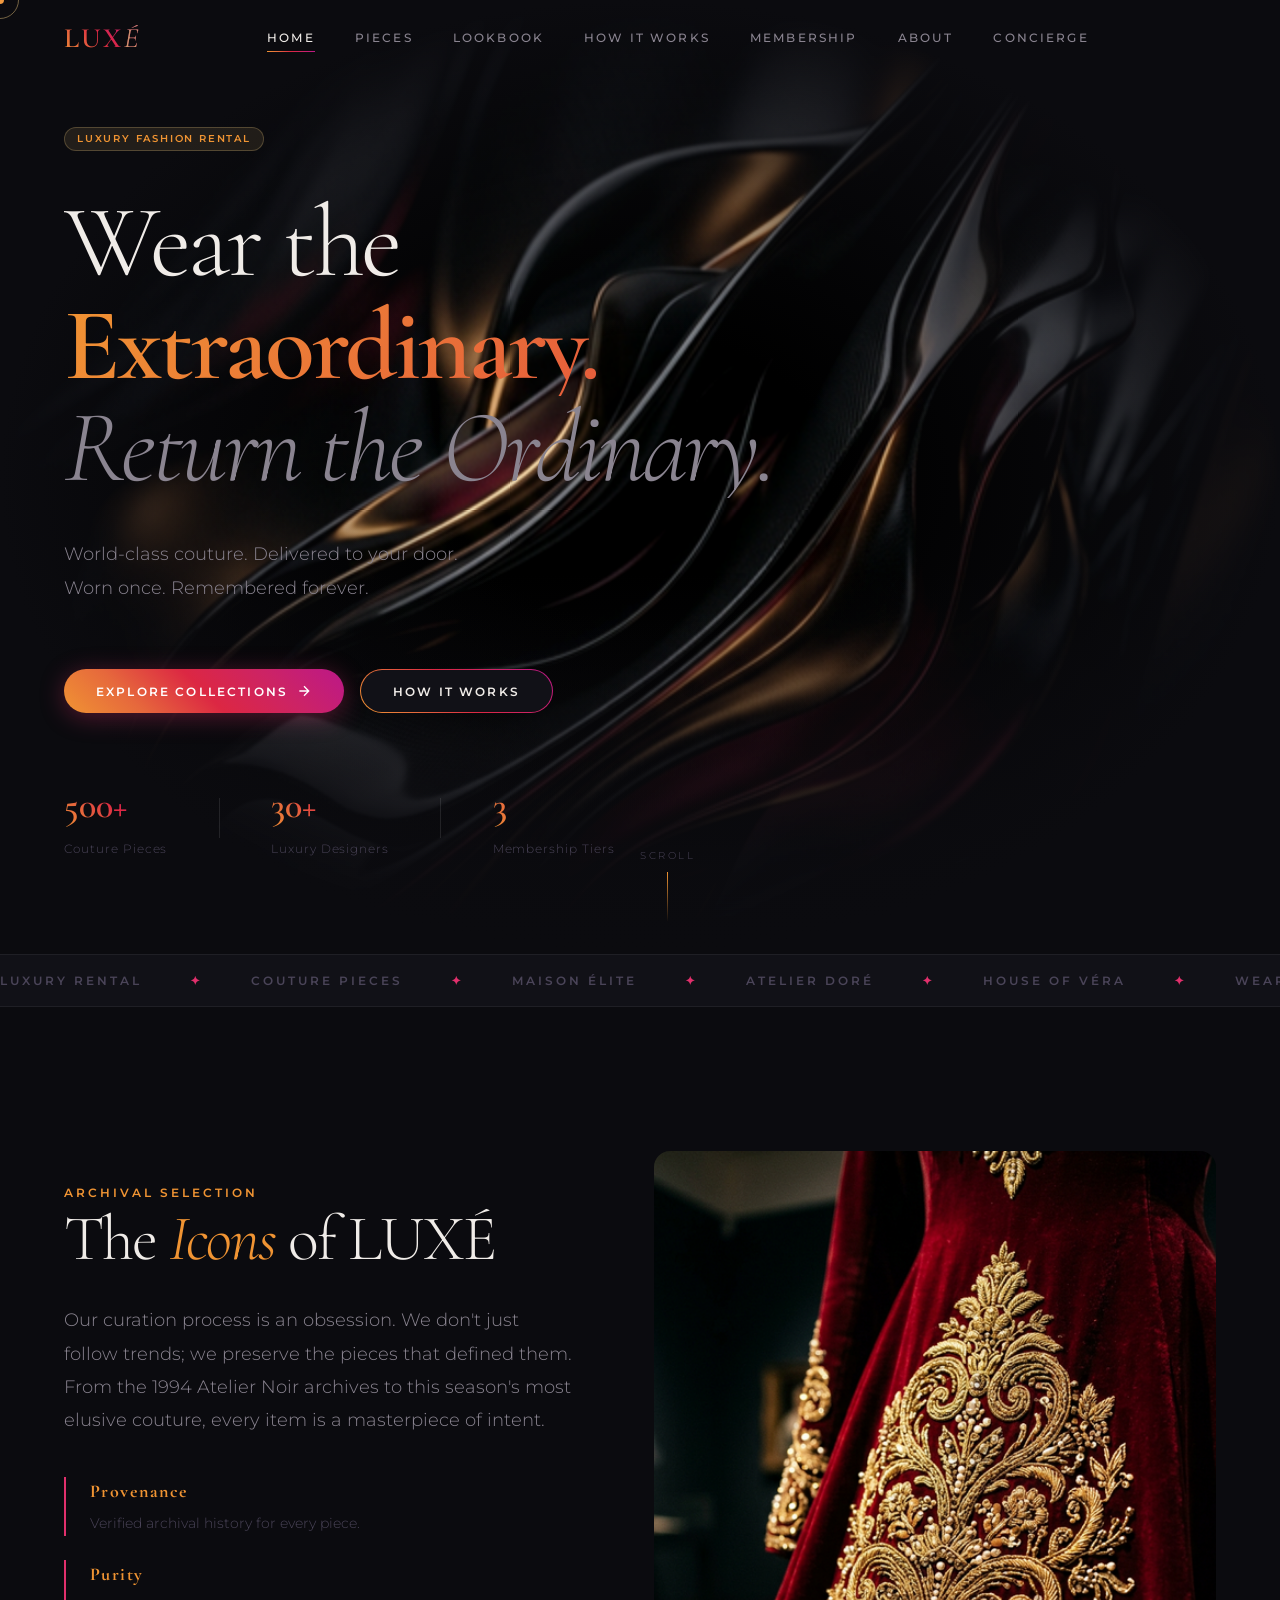
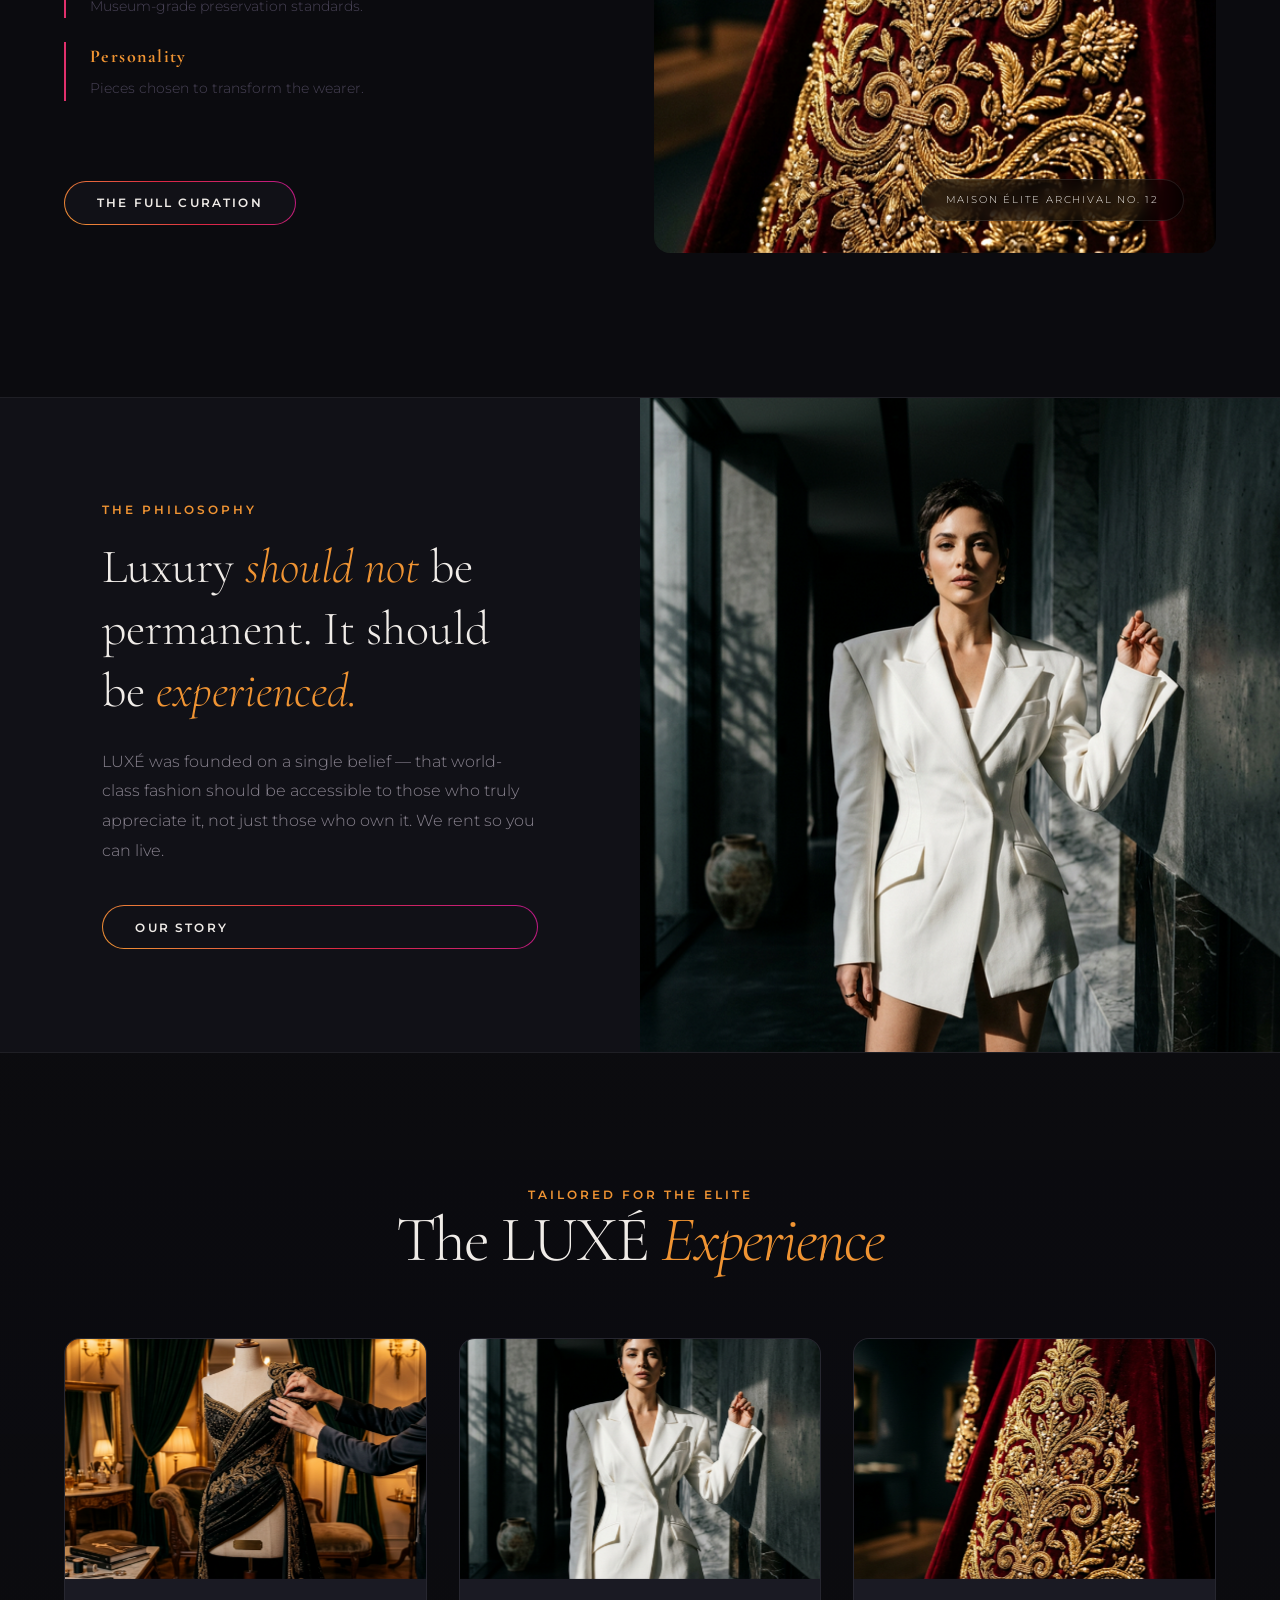
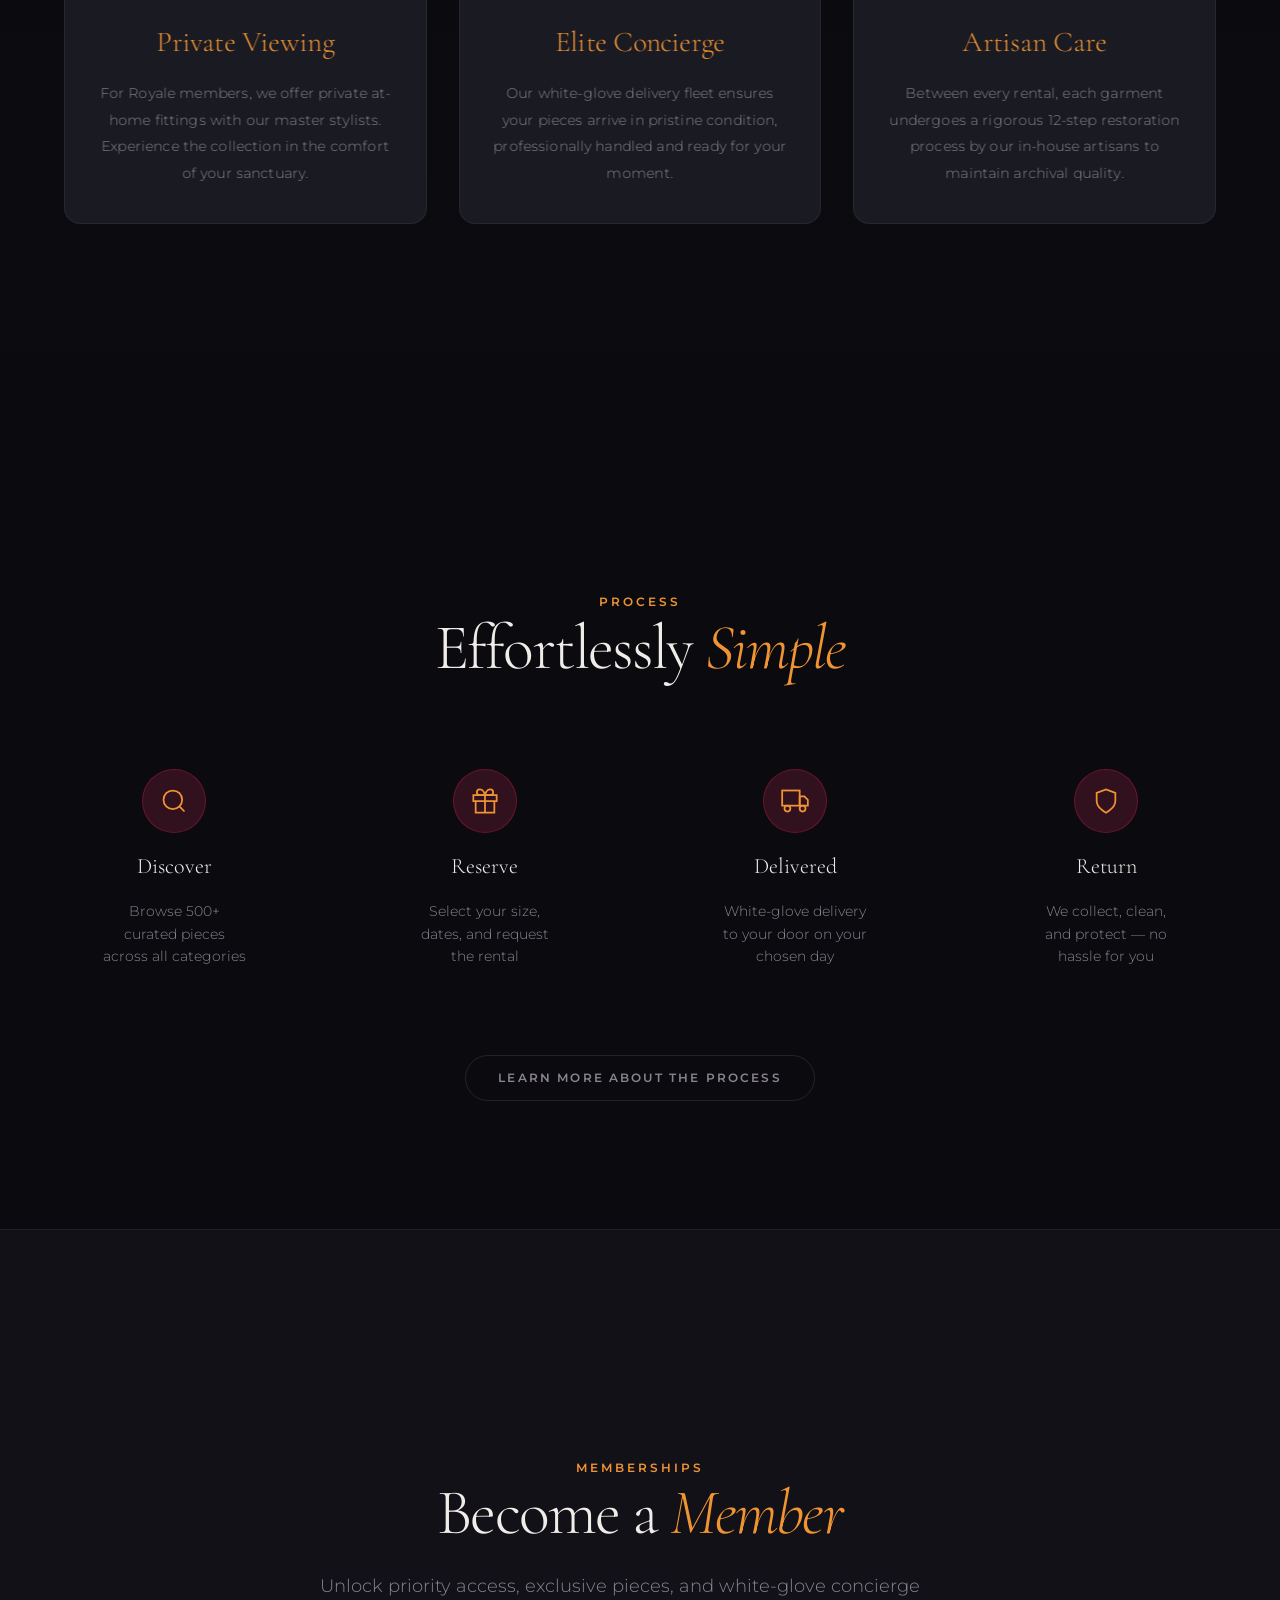
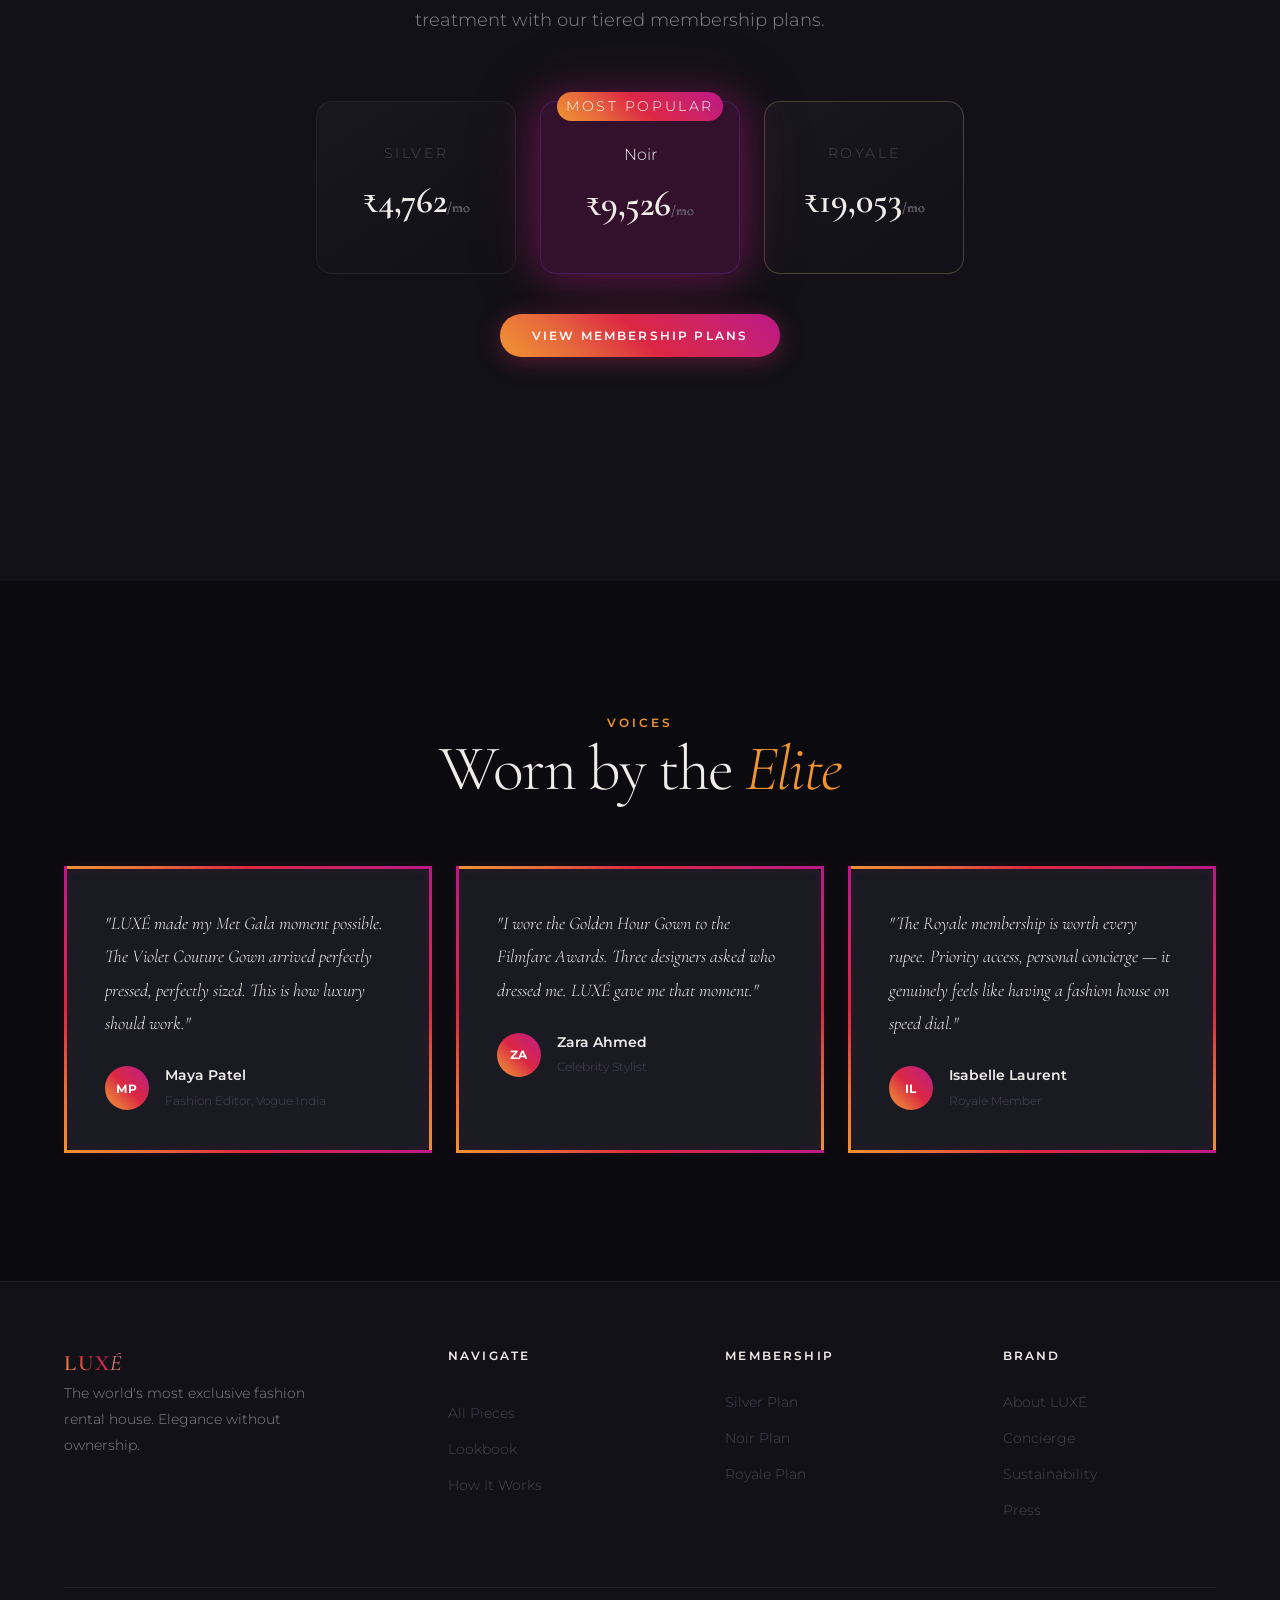
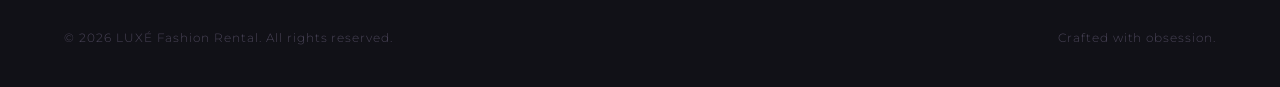
<file: index.html>
<!DOCTYPE html>
<html lang="en">

<head>
    <meta charset="UTF-8">
    <meta name="viewport" content="width=device-width, initial-scale=1.0">
    <meta name="description"
        content="LUXÉ — The world's most exclusive fashion rental house. Discover runway pieces for rent. Elegance delivered.">
    <title>LUXÉ — Luxury Fashion Rental | Home</title>
    <link rel="stylesheet" href="css/variables.css">
    <link rel="stylesheet" href="css/animations.css">
    <link rel="stylesheet" href="css/global.css">
    <link rel="stylesheet" href="css/pages/home.css">
</head>

<body>



    <!-- Custom Cursor -->
    <div class="cursor-dot"></div>
    <div class="cursor-ring"></div>

    <!-- Navigation -->
    <nav class="site-nav" id="site-nav">
        <div class="nav-inner">
            <a href="index.html" class="nav-logo">LUX<span>É</span></a>
            <div class="nav-links">
                <a href="index.html" class="active">Home</a>

                <a href="products.html">Pieces</a>
                <a href="lookbook.html">Lookbook</a>
                <a href="how-it-works.html">How It Works</a>
                <a href="membership.html">Membership</a>
                <a href="about.html">About</a>
                <a href="contact.html">Concierge</a>
            </div>
            <div class="nav-cta">
                <button class="nav-hamburger" id="nav-hamburger" aria-label="Menu">
                    <span></span><span></span><span></span>
                </button>
            </div>
        </div>
    </nav>

    <!-- Mobile Drawer -->
    <div class="nav-drawer" id="nav-drawer">
        <a href="index.html">Home</a>

        <a href="products.html">Pieces</a>
        <a href="lookbook.html">Lookbook</a>
        <a href="how-it-works.html">How It Works</a>
        <a href="membership.html">Membership</a>
        <a href="about.html">About</a>
        <a href="contact.html">Concierge</a>

    </div>

    <main>
        <!-- ── HERO ── -->
        <section class="hero" id="hero">
            <div class="hero-bg"></div>
            <div class="hero-overlay"></div>

            <div class="hero-content container">
                <div class="hero-eyebrow anim-fade-up" data-delay="200">
                    <span class="tag tag-gold">Luxury Fashion Rental</span>
                </div>

                <h1 class="hero-title" data-reveal>
                    <span class="reveal-line">Wear the</span>
                    <span class="reveal-line gold-line">Extraordinary.</span>
                    <span class="reveal-line italic-line">Return the Ordinary.</span>
                </h1>

                <p class="hero-sub anim-fade-up" data-delay="900">
                    World-class couture. Delivered to your door.<br>
                    Worn once. Remembered forever.
                </p>

                <div class="hero-actions anim-fade-up" data-delay="1100">
                    <a href="products.html" class="btn btn-primary btn-ripple">
                        Explore Collections
                        <svg width="16" height="16" viewBox="0 0 24 24" fill="none" stroke="currentColor"
                            stroke-width="2">
                            <path d="M5 12h14M12 5l7 7-7 7" />
                        </svg>
                    </a>
                    <a href="how-it-works.html" class="btn btn-outline">How It Works</a>
                </div>

                <div class="hero-stats anim-fade-up" data-delay="1300">
                    <div class="stat"><span class="stat-num num-anim">500+</span><span class="stat-label">Couture
                            Pieces</span>
                    </div>
                    <div class="stat-divider"></div>
                    <div class="stat"><span class="stat-num num-anim">30+</span><span class="stat-label">Luxury
                            Designers</span>
                    </div>
                    <div class="stat-divider"></div>
                    <div class="stat"><span class="stat-num num-anim">3</span><span class="stat-label">Membership
                            Tiers</span>
                    </div>
                </div>
            </div>

            <div class="hero-scroll-hint anim-fade-up" data-delay="1600">
                <span>Scroll</span>
                <div class="scroll-line"></div>
            </div>
        </section>

        <!-- ── MARQUEE ── -->
        <div class="marquee-section">
            <div class="marquee-track" id="marquee-track">
                <span>LUXURY RENTAL</span>
                <span class="dot">✦</span>
                <span>COUTURE PIECES</span>
                <span class="dot">✦</span>
                <span>MAISON ÉLITE</span>
                <span class="dot">✦</span>
                <span>ATELIER DORÉ</span>
                <span class="dot">✦</span>
                <span>HOUSE OF VÉRA</span>
                <span class="dot">✦</span>
                <span>WEAR THE WORLD</span>
                <span class="dot">✦</span>
                <span>STUDIO REN</span>
                <span class="dot">✦</span>
                <span>NOIR LUMIÈRE</span>
                <span class="dot">✦</span>
            </div>
        </div>

        <!-- ── CURATED ICONS (Replaces Featured Collections) ── -->
        <section class="section curated-icons">
            <div class="container">
                <div class="icons-split">
                    <div class="icons-text anim-fade-right">
                        <span class="section-label">Archival Selection</span>
                        <h2 class="section-title">The <em>Icons</em> of LUXÉ</h2>
                        <p class="section-desc">Our curation process is an obsession. We don't just follow trends; we
                            preserve the pieces that defined them. From the 1994 Atelier Noir archives to this season's
                            most elusive couture, every item is a masterpiece of intent.</p>
                        <div class="icons-features">
                            <div class="icon-feat anim-fade-up" data-delay="100">
                                <strong>Provenance</strong>
                                <span>Verified archival history for every piece.</span>
                            </div>
                            <div class="icon-feat anim-fade-up" data-delay="200">
                                <strong>Purity</strong>
                                <span>Museum-grade preservation standards.</span>
                            </div>
                            <div class="icon-feat anim-fade-up" data-delay="300">
                                <strong>Personality</strong>
                                <span>Pieces chosen to transform the wearer.</span>
                            </div>
                        </div>
                        <a href="products.html" class="btn btn-outline btn-ripple mt-lg">The Full Curation</a>
                    </div>
                    <div class="icons-visual anim-fade-left">
                        <img src="assets/img/archival-couture.png" alt="Archival Couture Detail">
                        <div class="visual-overlay">
                            <span>Maison Élite Archival No. 12</span>
                        </div>
                    </div>
                </div>
            </div>
        </section>

        <!-- ── EDITORIAL STRIP ── -->
        <section class="editorial-strip">
            <div class="editorial-strip-inner">
                <div class="ed-text anim-fade-right">
                    <span class="section-label">The Philosophy</span>
                    <h2 class="ed-headline">Luxury <em>should not</em> be permanent. It should be <em>experienced.</em>
                    </h2>
                    <p>LUXÉ was founded on a single belief — that world-class fashion should be accessible to those who
                        truly appreciate it, not just those who own it. We rent so you can live.</p>
                    <a href="about.html" class="btn btn-outline mt-lg">Our Story</a>
                </div>
                <div class="ed-image anim-fade-left">
                    <img src="assets/img/editorial-philosophy.png" alt="Editorial fashion portrait">
                </div>
            </div>
        </section>

        <!-- ── THE LUXÉ EXPERIENCE (Replaces Featured Products) ── -->
        <section class="section luxe-experience">
            <div class="container">
                <div class="section-header anim-fade-up text-center">
                    <span class="section-label">Tailored for the Elite</span>
                    <h2 class="section-title">The LUXÉ <em>Experience</em></h2>
                </div>

                <div class="experience-grid">
                    <div class="exp-card anim-fade-up tilt-card" data-delay="0">
                        <div class="exp-img">
                            <img src="assets/img/private-viewing.png" alt="Private Viewing">
                            <div class="card-shimmer-over"></div>
                        </div>
                        <div class="exp-info">
                            <h3>Private Viewing</h3>
                            <p>For Royale members, we offer private at-home fittings with our master stylists.
                                Experience the collection in the comfort of your sanctuary.</p>
                        </div>
                    </div>
                    <div class="exp-card anim-fade-up tilt-card" data-delay="200">
                        <div class="exp-img">
                            <img src="assets/img/editorial-philosophy.png" alt="White-Glove Concierge">
                            <div class="card-shimmer-over"></div>
                        </div>
                        <div class="exp-info">
                            <h3>Elite Concierge</h3>
                            <p>Our white-glove delivery fleet ensures your pieces arrive in pristine condition,
                                professionally handled and ready for your moment.</p>
                        </div>
                    </div>
                    <div class="exp-card anim-fade-up tilt-card" data-delay="400">
                        <div class="exp-img">
                            <img src="assets/img/archival-couture.png" alt="Artisan Restoration">
                            <div class="card-shimmer-over"></div>
                        </div>
                        <div class="exp-info">
                            <h3>Artisan Care</h3>
                            <p>Between every rental, each garment undergoes a rigorous 12-step restoration process by
                                our in-house artisans to maintain archival quality.</p>
                        </div>
                    </div>
                </div>

                <div class="section-cta anim-fade-up">
                    <a href="about.html" class="btn btn-outline">Discover Our Philosophy</a>
                    <a href="products.html" class="btn btn-primary">Browse the Vault</a>
                </div>
            </div>
        </section>

        <!-- ── HOW IT WORKS (mini) ── -->
        <section class="section hiw-preview">
            <div class="container">
                <div class="section-header anim-fade-up text-center">
                    <span class="section-label">Process</span>
                    <h2 class="section-title">Effortlessly <em>Simple</em></h2>
                </div>
                <div class="hiw-steps">
                    <div class="hiw-step anim-fade-up" data-delay="0">
                        <div class="hiw-icon">
                            <svg width="28" height="28" viewBox="0 0 24 24" fill="none" stroke="currentColor"
                                stroke-width="1.5">
                                <circle cx="11" cy="11" r="8" />
                                <path d="m21 21-4.35-4.35" />
                            </svg>
                        </div>
                        <h4>Discover</h4>
                        <p>Browse 500+ curated pieces across all categories</p>
                    </div>
                    <div class="hiw-connector anim-mask" data-delay="150"></div>
                    <div class="hiw-step anim-fade-up" data-delay="200">
                        <div class="hiw-icon">
                            <svg width="28" height="28" viewBox="0 0 24 24" fill="none" stroke="currentColor"
                                stroke-width="1.5">
                                <path d="M20 12V22H4V12" />
                                <path d="M22 7H2v5h20V7z" />
                                <path d="M12 22V7" />
                                <path d="M12 7H7.5a2.5 2.5 0 0 1 0-5C11 2 12 7 12 7z" />
                                <path d="M12 7h4.5a2.5 2.5 0 0 0 0-5C13 2 12 7 12 7z" />
                            </svg>
                        </div>
                        <h4>Reserve</h4>
                        <p>Select your size, dates, and request the rental</p>
                    </div>
                    <div class="hiw-connector anim-mask" data-delay="300"></div>
                    <div class="hiw-step anim-fade-up" data-delay="400">
                        <div class="hiw-icon">
                            <svg width="28" height="28" viewBox="0 0 24 24" fill="none" stroke="currentColor"
                                stroke-width="1.5">
                                <rect x="1" y="3" width="15" height="13" />
                                <polygon points="16 8 20 8 23 11 23 16 16 16 16 8" />
                                <circle cx="5.5" cy="18.5" r="2.5" />
                                <circle cx="18.5" cy="18.5" r="2.5" />
                            </svg>
                        </div>
                        <h4>Delivered</h4>
                        <p>White-glove delivery to your door on your chosen day</p>
                    </div>
                    <div class="hiw-connector anim-mask" data-delay="450"></div>
                    <div class="hiw-step anim-fade-up" data-delay="600">
                        <div class="hiw-icon">
                            <svg width="28" height="28" viewBox="0 0 24 24" fill="none" stroke="currentColor"
                                stroke-width="1.5">
                                <path d="M12 22s8-4 8-10V5l-8-3-8 3v7c0 6 8 10 8 10z" />
                            </svg>
                        </div>
                        <h4>Return</h4>
                        <p>We collect, clean, and protect — no hassle for you</p>
                    </div>
                </div>
                <div class="section-cta anim-fade-up">
                    <a href="how-it-works.html" class="btn btn-ghost">Learn More About the Process</a>
                </div>
            </div>
        </section>

        <!-- ── MEMBERSHIP TEASER ── -->
        <section class="section membership-teaser">
            <div class="container">
                <div class="mt-inner anim-scale">
                    <span class="section-label">Memberships</span>
                    <h2 class="section-title">Become a <em>Member</em></h2>
                    <p class="section-desc">Unlock priority access, exclusive pieces, and white-glove concierge
                        treatment with our tiered membership plans.</p>
                    <div class="mt-tiers">
                        <div class="mt-tier silver anim-fade-up" data-delay="100">
                            <span>Silver</span>
                            <span class="tier-price shimmer-text"><span
                                    class="num-anim">₹4,999</span><small>/mo</small></span>
                        </div>
                        <div class="mt-tier noir active-tier anim-fade-up" data-delay="300">
                            <span class="tier-popular">Most Popular</span>
                            <span>Noir</span>
                            <span class="tier-price shimmer-text"><span
                                    class="num-anim">₹9,999</span><small>/mo</small></span>
                        </div>
                        <div class="mt-tier royale anim-fade-up" data-delay="500">
                            <span>Royale</span>
                            <span class="tier-price shimmer-text"><span
                                    class="num-anim">₹19,999</span><small>/mo</small></span>
                        </div>
                    </div>
                    <a href="membership.html" class="btn btn-primary btn-ripple mt-lg">View Membership Plans</a>
                </div>
            </div>
        </section>

        <!-- ── TESTIMONIALS ── -->
        <section class="section testimonials">
            <div class="container">
                <div class="section-header anim-fade-up text-center">
                    <span class="section-label">Voices</span>
                    <h2 class="section-title">Worn by the <em>Elite</em></h2>
                </div>
                <div class="test-grid">
                    <div class="test-card anim-fade-up tilt-card anim-border-draw" data-delay="0">
                        <div class="card-border-line top"></div>
                        <div class="card-border-line right"></div>
                        <div class="card-border-line bottom"></div>
                        <div class="card-border-line left"></div>
                        <p>"LUXÉ made my Met Gala moment possible. The Violet Couture Gown arrived perfectly pressed,
                            perfectly sized. This is how luxury should work."</p>
                        <div class="test-author">
                            <div class="test-avatar">MP</div>
                            <div><strong>Maya Patel</strong><span>Fashion Editor, Vogue India</span></div>
                        </div>
                    </div>
                    <div class="test-card anim-fade-up tilt-card anim-border-draw" data-delay="150">
                        <div class="card-border-line top"></div>
                        <div class="card-border-line right"></div>
                        <div class="card-border-line bottom"></div>
                        <div class="card-border-line left"></div>
                        <p>"I wore the Golden Hour Gown to the Filmfare Awards. Three designers asked who dressed me.
                            LUXÉ gave me that moment."</p>
                        <div class="test-author">
                            <div class="test-avatar">ZA</div>
                            <div><strong>Zara Ahmed</strong><span>Celebrity Stylist</span></div>
                        </div>
                    </div>
                    <div class="test-card anim-fade-up tilt-card anim-border-draw" data-delay="300">
                        <div class="card-border-line top"></div>
                        <div class="card-border-line right"></div>
                        <div class="card-border-line bottom"></div>
                        <div class="card-border-line left"></div>
                        <p>"The Royale membership is worth every rupee. Priority access, personal concierge — it
                            genuinely feels like having a fashion house on speed dial."</p>
                        <div class="test-author">
                            <div class="test-avatar">IL</div>
                            <div><strong>Isabelle Laurent</strong><span>Royale Member</span></div>
                        </div>
                    </div>
                </div>
            </div>
        </section>
    </main>

    <!-- Footer -->
    <footer class="site-footer">
        <div class="container">
            <div class="footer-grid">
                <div class="footer-brand">
                    <a href="index.html" class="nav-logo">LUX<span>É</span></a>
                    <p>The world's most exclusive fashion rental house. Elegance without ownership.</p>
                </div>
                <div class="footer-col">
                    <h5>Navigate</h5>
                    <ul>
                        <li></li>
                        <li><a href="products.html">All Pieces</a></li>
                        <li><a href="lookbook.html">Lookbook</a></li>
                        <li><a href="how-it-works.html">How It Works</a></li>
                    </ul>
                </div>
                <div class="footer-col">
                    <h5>Membership</h5>
                    <ul>
                        <li><a href="membership.html">Silver Plan</a></li>
                        <li><a href="membership.html">Noir Plan</a></li>
                        <li><a href="membership.html">Royale Plan</a></li>
                    </ul>
                </div>
                <div class="footer-col">
                    <h5>Brand</h5>
                    <ul>
                        <li><a href="about.html">About LUXÉ</a></li>
                        <li><a href="contact.html">Concierge</a></li>
                        <li><a href="#">Sustainability</a></li>
                        <li><a href="#">Press</a></li>
                    </ul>
                </div>
            </div>
            <div class="footer-bottom">
                <p>© 2026 LUXÉ Fashion Rental. All rights reserved.</p>
                <p>Crafted with obsession.</p>
            </div>
        </div>
    </footer>

    <script src="js/products.js"></script>
    <script src="js/core.js"></script>
    <script>
        // Home-specific: text reveal stagger
        document.addEventListener('DOMContentLoaded', () => {
            // Hero text stagger
            document.querySelectorAll('.hero-title .reveal-line').forEach((line, i) => {
                line.style.animationDelay = (0.3 + i * 0.25) + 's';
                line.style.animation = `maskLift 1s var(--ease-luxury) ${0.3 + i * 0.25}s both`;
                const wrap = document.createElement('div');
                wrap.style.overflow = 'hidden';
                line.parentNode.insertBefore(wrap, line);
                wrap.appendChild(line);
            });
        });
    </script>
</body>

</html>
</file>
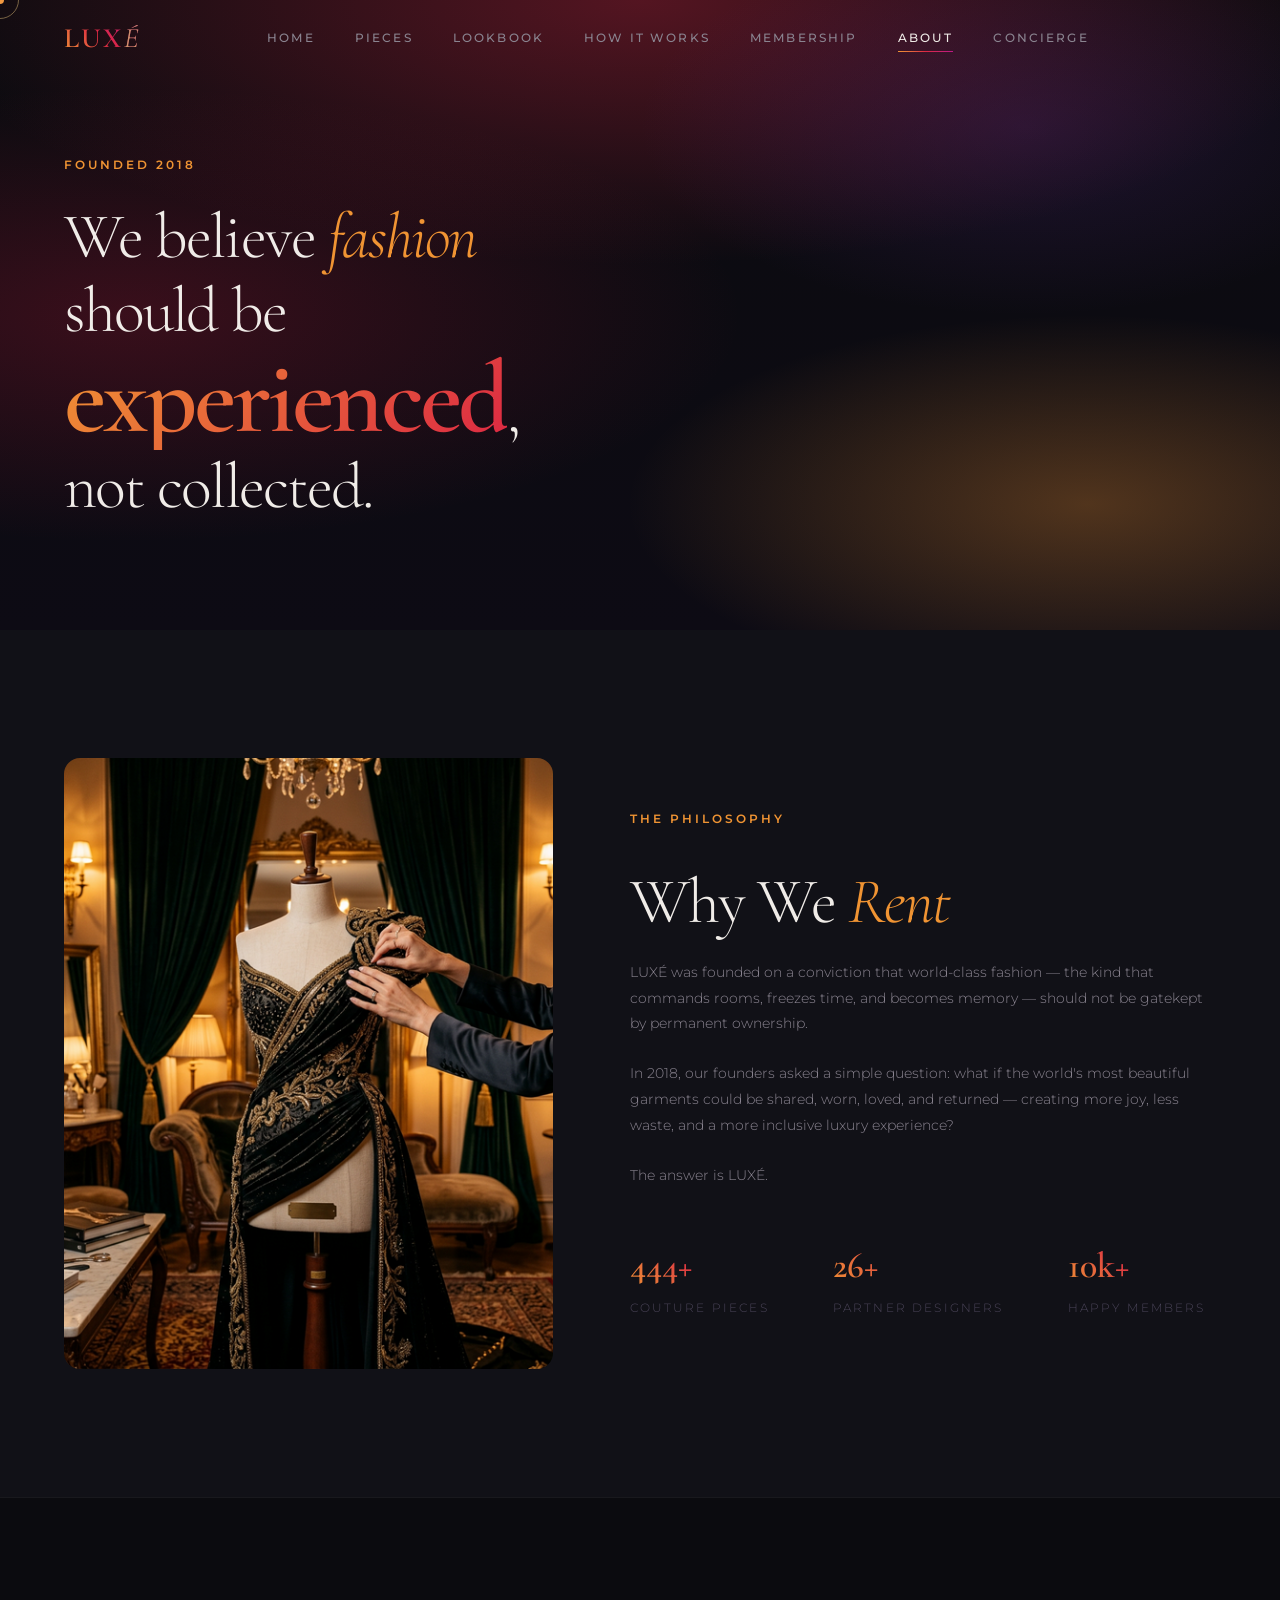
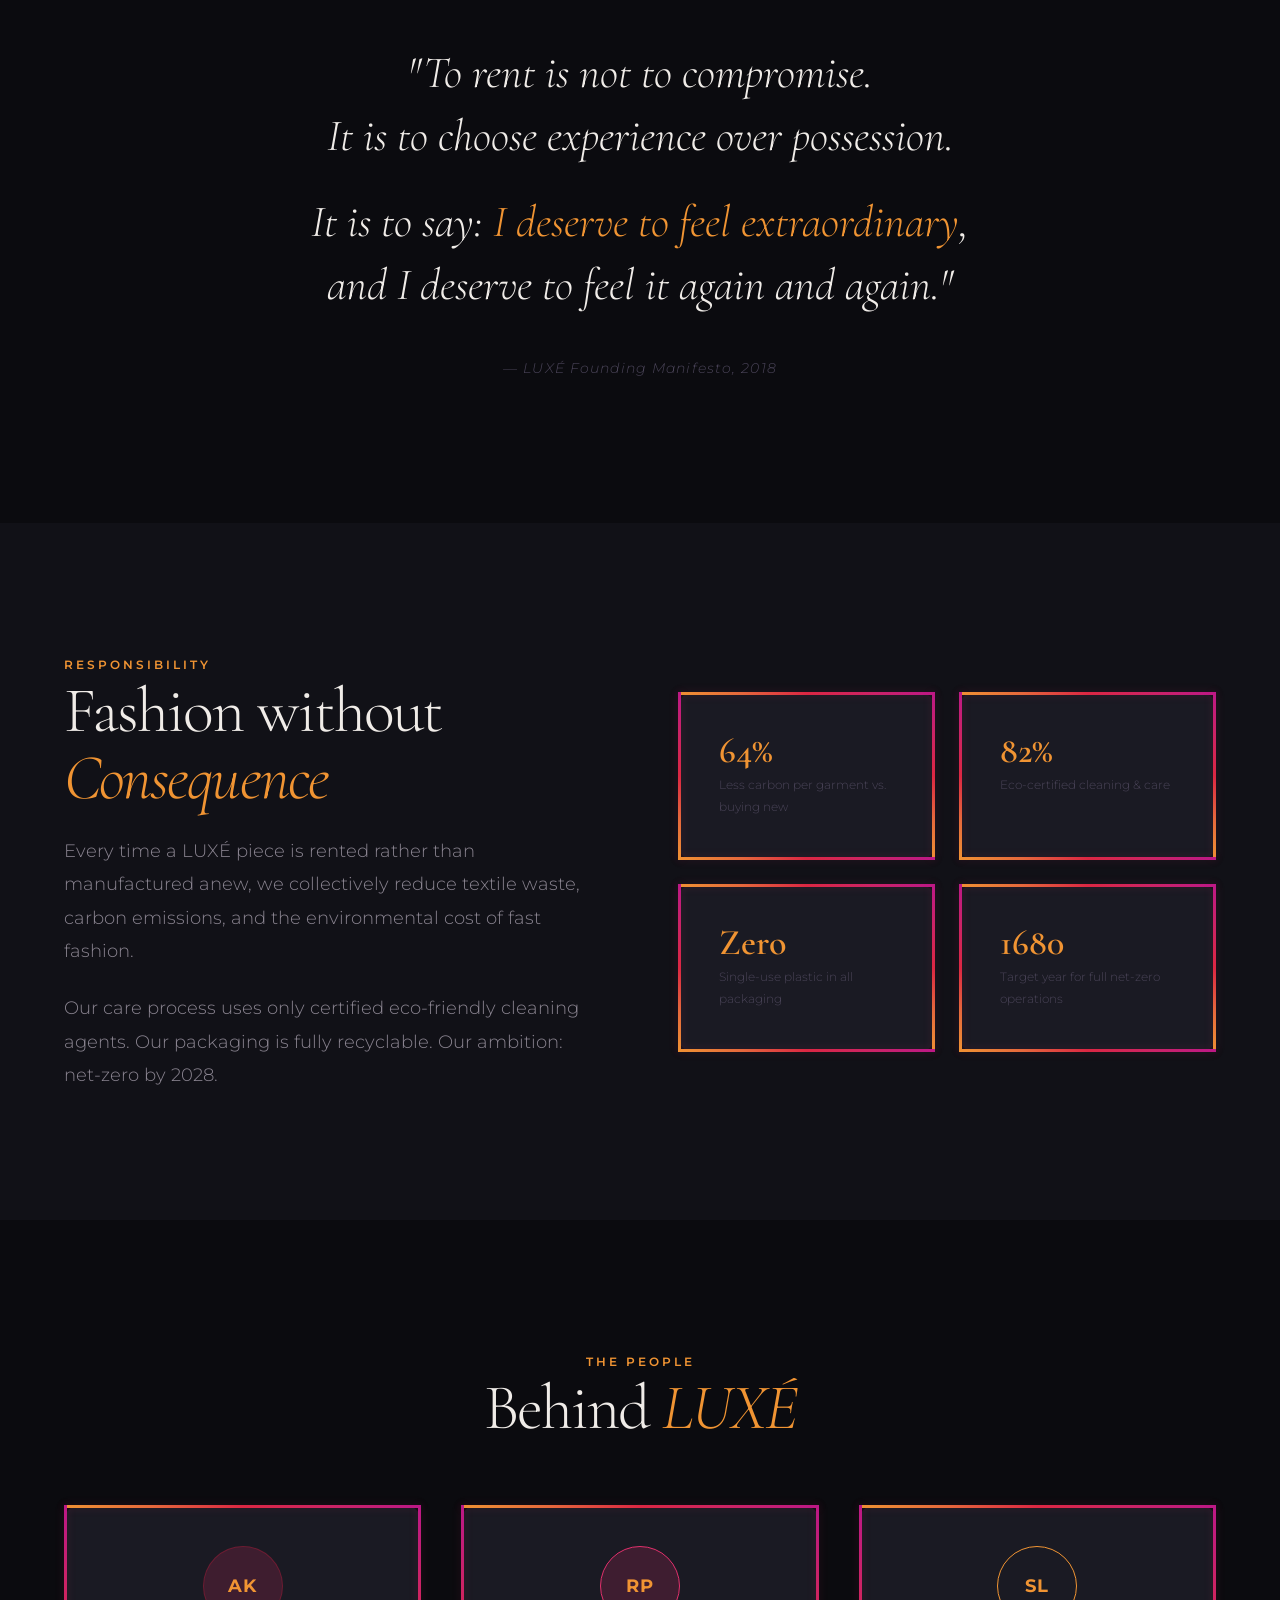
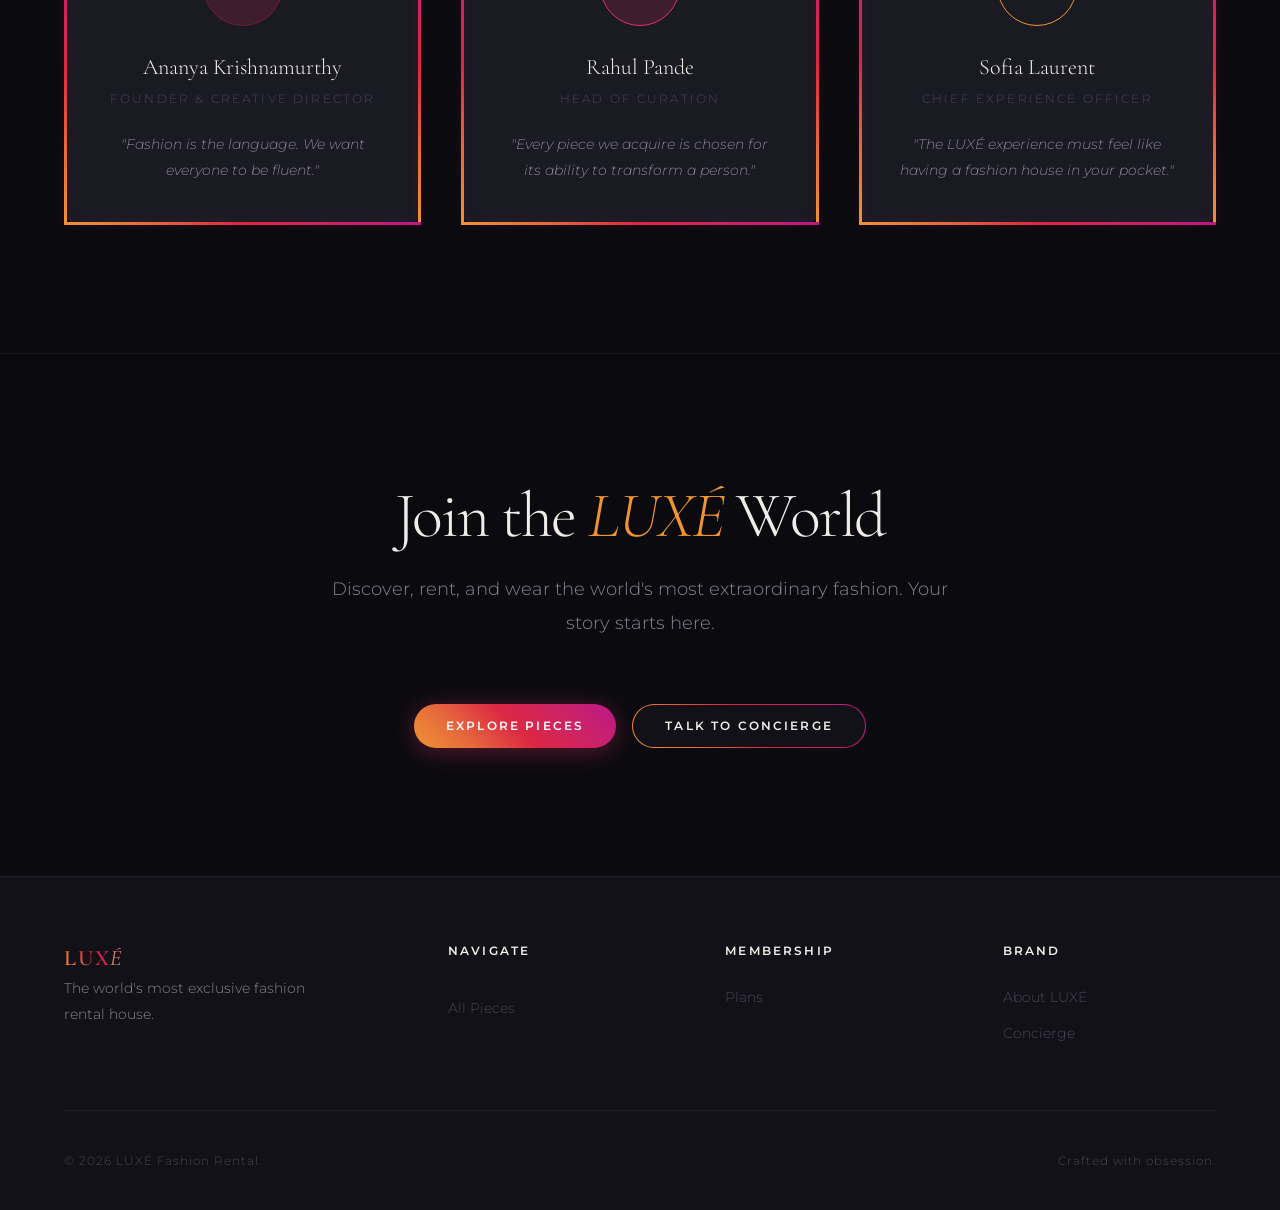
<file: about.html>
<!DOCTYPE html>
<html lang="en">

<head>
    <meta charset="UTF-8">
    <meta name="viewport" content="width=device-width, initial-scale=1.0">
    <meta name="description"
        content="About LUXÉ — Our philosophy, heritage, and commitment to sustainable fashion. Learn why we rent.">
    <title>LUXÉ — About the Brand</title>
    <link rel="stylesheet" href="css/variables.css">
    <link rel="stylesheet" href="css/animations.css">
    <link rel="stylesheet" href="css/global.css">
    <link rel="stylesheet" href="css/pages/about.css">
</head>

<body>

    <div class="cursor-dot"></div>
    <div class="cursor-ring"></div>
    <nav class="site-nav">
        <div class="nav-inner">
            <a href="index.html" class="nav-logo">LUX<span>É</span></a>
            <div class="nav-links">
                <a href="index.html">Home</a><a href="products.html">Pieces</a>
                <a href="lookbook.html">Lookbook</a><a href="how-it-works.html">How It Works</a><a
                    href="membership.html">Membership</a>
                <a href="about.html" class="active">About</a><a href="contact.html">Concierge</a>
            </div>
            <div class="nav-cta">
                <button class="nav-hamburger" id="nav-hamburger"><span></span><span></span><span></span></button>
            </div>
        </div>
    </nav>
    <div class="nav-drawer" id="nav-drawer">
        <a href="index.html">Home</a><a href="products.html">Pieces</a>
        <a href="lookbook.html">Lookbook</a><a href="how-it-works.html">How It Works</a><a
            href="membership.html">Membership</a>
        <a href="about.html">About</a><a href="contact.html">Concierge</a>
    </div>

    <main>
        <!-- Hero / Manifesto -->
        <section class="about-hero">
            <div class="about-hero-bg"></div>
            <div class="container about-hero-content">
                <div class="about-eyebrow anim-fade-up" data-delay="200">
                    <span class="section-label">Founded 2018</span>
                </div>
                <h1 class="about-headline anim-fade-up" data-delay="400">
                    We believe <em>fashion</em> should be<br>
                    <span class="about-big-word">experienced</span>,<br>
                    not collected.
                </h1>
            </div>
        </section>

        <!-- Philosophy -->
        <section class="section about-philosophy">
            <div class="container">
                <div class="ap-grid">
                    <div class="ap-img anim-fade-left">
                        <img src="assets/img/private-viewing.png" alt="Atelier — Behind the Scenes">
                    </div>
                    <div class="ap-text anim-fade-left">
                        <span class="section-label">The Philosophy</span>
                        <h2 class="section-title">Why We <em>Rent</em></h2>
                        <p>LUXÉ was founded on a conviction that world-class fashion — the kind that commands rooms,
                            freezes time, and becomes memory — should not be gatekept by permanent ownership.</p>
                        <p>In 2018, our founders asked a simple question: what if the world's most beautiful garments
                            could be shared, worn, loved, and returned — creating more joy, less waste, and a more
                            inclusive luxury experience?</p>
                        <p>The answer is LUXÉ.</p>
                        <div class="ap-stats">
                            <div class="ap-stat anim-fade-up" data-delay="0">
                                <span class="ap-num num-anim">500+</span>
                                <span class="ap-label">Couture Pieces</span>
                            </div>
                            <div class="ap-stat anim-fade-up" data-delay="100">
                                <span class="ap-num num-anim">30+</span>
                                <span class="ap-label">Partner Designers</span>
                            </div>
                            <div class="ap-stat anim-fade-up" data-delay="200">
                                <span class="ap-num num-anim">12k+</span>
                                <span class="ap-label">Happy Members</span>
                            </div>
                        </div>
                    </div>
                </div>
            </div>
        </section>

        <!-- Big Text Storytelling -->
        <section class="about-story-text">
            <div class="container">
                <p class="ast-para anim-fade-up">"To rent is not to compromise.<br>It is to choose experience over
                    possession.</p>
                <p class="ast-para anim-fade-up" data-delay="200">It is to say: <em>I deserve to feel
                        extraordinary</em>,<br>and I deserve to feel it again and again."</p>
                <cite class="ast-cite anim-fade-up" data-delay="400">— LUXÉ Founding Manifesto, 2018</cite>
            </div>
        </section>

        <!-- Sustainability -->
        <section class="section about-sustain">
            <div class="container">
                <div class="sustain-grid">
                    <div class="sustain-text anim-fade-right">
                        <span class="section-label">Responsibility</span>
                        <h2 class="section-title">Fashion without <em>Consequence</em></h2>
                        <p class="section-desc">Every time a LUXÉ piece is rented rather than manufactured anew, we
                            collectively reduce textile waste, carbon emissions, and the environmental cost of fast
                            fashion.</p>
                        <p class="section-desc" style="margin-top:var(--space-md)">Our care process uses only certified
                            eco-friendly cleaning agents. Our packaging is fully recyclable. Our ambition: net-zero by
                            2028.</p>
                    </div>
                    <div class="sustain-pillars">
                        <div class="sustain-pillar anim-scale tilt-card anim-border-draw" data-delay="0">
                            <div class="card-border-line top"></div>
                            <div class="card-border-line right"></div>
                            <div class="card-border-line bottom"></div>
                            <div class="card-border-line left"></div>
                            <div class="sp-num num-anim">78%</div>
                            <div class="sp-label">Less carbon per garment vs. buying new</div>
                        </div>
                        <div class="sustain-pillar anim-scale tilt-card anim-border-draw" data-delay="150">
                            <div class="card-border-line top"></div>
                            <div class="card-border-line right"></div>
                            <div class="card-border-line bottom"></div>
                            <div class="card-border-line left"></div>
                            <div class="sp-num num-anim">100%</div>
                            <div class="sp-label">Eco-certified cleaning & care</div>
                        </div>
                        <div class="sustain-pillar anim-scale tilt-card anim-border-draw" data-delay="300">
                            <div class="card-border-line top"></div>
                            <div class="card-border-line right"></div>
                            <div class="card-border-line bottom"></div>
                            <div class="card-border-line left"></div>
                            <div class="sp-num">Zero</div>
                            <div class="sp-label">Single-use plastic in all packaging</div>
                        </div>
                        <div class="sustain-pillar anim-scale tilt-card anim-border-draw" data-delay="450">
                            <div class="card-border-line top"></div>
                            <div class="card-border-line right"></div>
                            <div class="card-border-line bottom"></div>
                            <div class="card-border-line left"></div>
                            <div class="sp-num num-anim">2028</div>
                            <div class="sp-label">Target year for full net-zero operations</div>
                        </div>
                    </div>
                </div>
            </div>
        </section>

        <!-- Team -->
        <section class="section about-team">
            <div class="container">
                <div class="section-header text-center anim-fade-up">
                    <span class="section-label">The People</span>
                    <h2 class="section-title">Behind <em>LUXÉ</em></h2>
                </div>
                <div class="team-grid">
                    <div class="team-card anim-fade-up tilt-card anim-border-draw" data-delay="0">
                        <div class="card-border-line top"></div>
                        <div class="card-border-line right"></div>
                        <div class="card-border-line bottom"></div>
                        <div class="card-border-line left"></div>
                        <div class="team-img">
                            <div class="team-avatar-large">AK</div>
                        </div>
                        <h4>Ananya Krishnamurthy</h4>
                        <span>Founder & Creative Director</span>
                        <p>"Fashion is the language. We want everyone to be fluent."</p>
                    </div>
                    <div class="team-card anim-fade-up tilt-card anim-border-draw" data-delay="150">
                        <div class="card-border-line top"></div>
                        <div class="card-border-line right"></div>
                        <div class="card-border-line bottom"></div>
                        <div class="card-border-line left"></div>
                        <div class="team-img">
                            <div class="team-avatar-large"
                                style="background:var(--clr-crimson-dim);border-color:var(--clr-crimson)">RP</div>
                        </div>
                        <h4>Rahul Pande</h4>
                        <span>Head of Curation</span>
                        <p>"Every piece we acquire is chosen for its ability to transform a person."</p>
                    </div>
                    <div class="team-card anim-fade-up tilt-card anim-border-draw" data-delay="300">
                        <div class="card-border-line top"></div>
                        <div class="card-border-line right"></div>
                        <div class="card-border-line bottom"></div>
                        <div class="card-border-line left"></div>
                        <div class="team-img">
                            <div class="team-avatar-large"
                                style="background:var(--clr-gold-dim);border-color:var(--clr-gold)">SL</div>
                        </div>
                        <h4>Sofia Laurent</h4>
                        <span>Chief Experience Officer</span>
                        <p>"The LUXÉ experience must feel like having a fashion house in your pocket."</p>
                    </div>
                </div>
            </div>
        </section>

        <!-- CTA -->
        <section class="section about-cta">
            <div class="container text-center anim-scale">
                <h2 class="section-title">Join the <em>LUXÉ</em> World</h2>
                <p class="section-desc" style="margin-inline:auto">Discover, rent, and wear the world's most
                    extraordinary fashion. Your story starts here.</p>
                <div class="section-cta mt-lg">
                    <a href="products.html" class="btn btn-primary btn-ripple">Explore Pieces</a>
                    <a href="contact.html" class="btn btn-outline">Talk to Concierge</a>
                </div>
            </div>
        </section>
    </main>

    <footer class="site-footer">
        <div class="container">
            <div class="footer-grid">
                <div class="footer-brand"><a href="index.html" class="nav-logo">LUX<span>É</span></a>
                    <p>The world's most exclusive fashion rental house.</p>
                </div>
                <div class="footer-col">
                    <h5>Navigate</h5>
                    <ul>
                        <li></li>
                        <li><a href="products.html">All Pieces</a></li>
                    </ul>
                </div>
                <div class="footer-col">
                    <h5>Membership</h5>
                    <ul>
                        <li><a href="membership.html">Plans</a></li>
                        <li></li>
                    </ul>
                </div>
                <div class="footer-col">
                    <h5>Brand</h5>
                    <ul>
                        <li><a href="about.html">About LUXÉ</a></li>
                        <li><a href="contact.html">Concierge</a></li>
                    </ul>
                </div>
            </div>
            <div class="footer-bottom">
                <p>© 2026 LUXÉ Fashion Rental.</p>
                <p>Crafted with obsession.</p>
            </div>
        </div>
    </footer>
    <script src="js/core.js"></script>
</body>

</html>
</file>
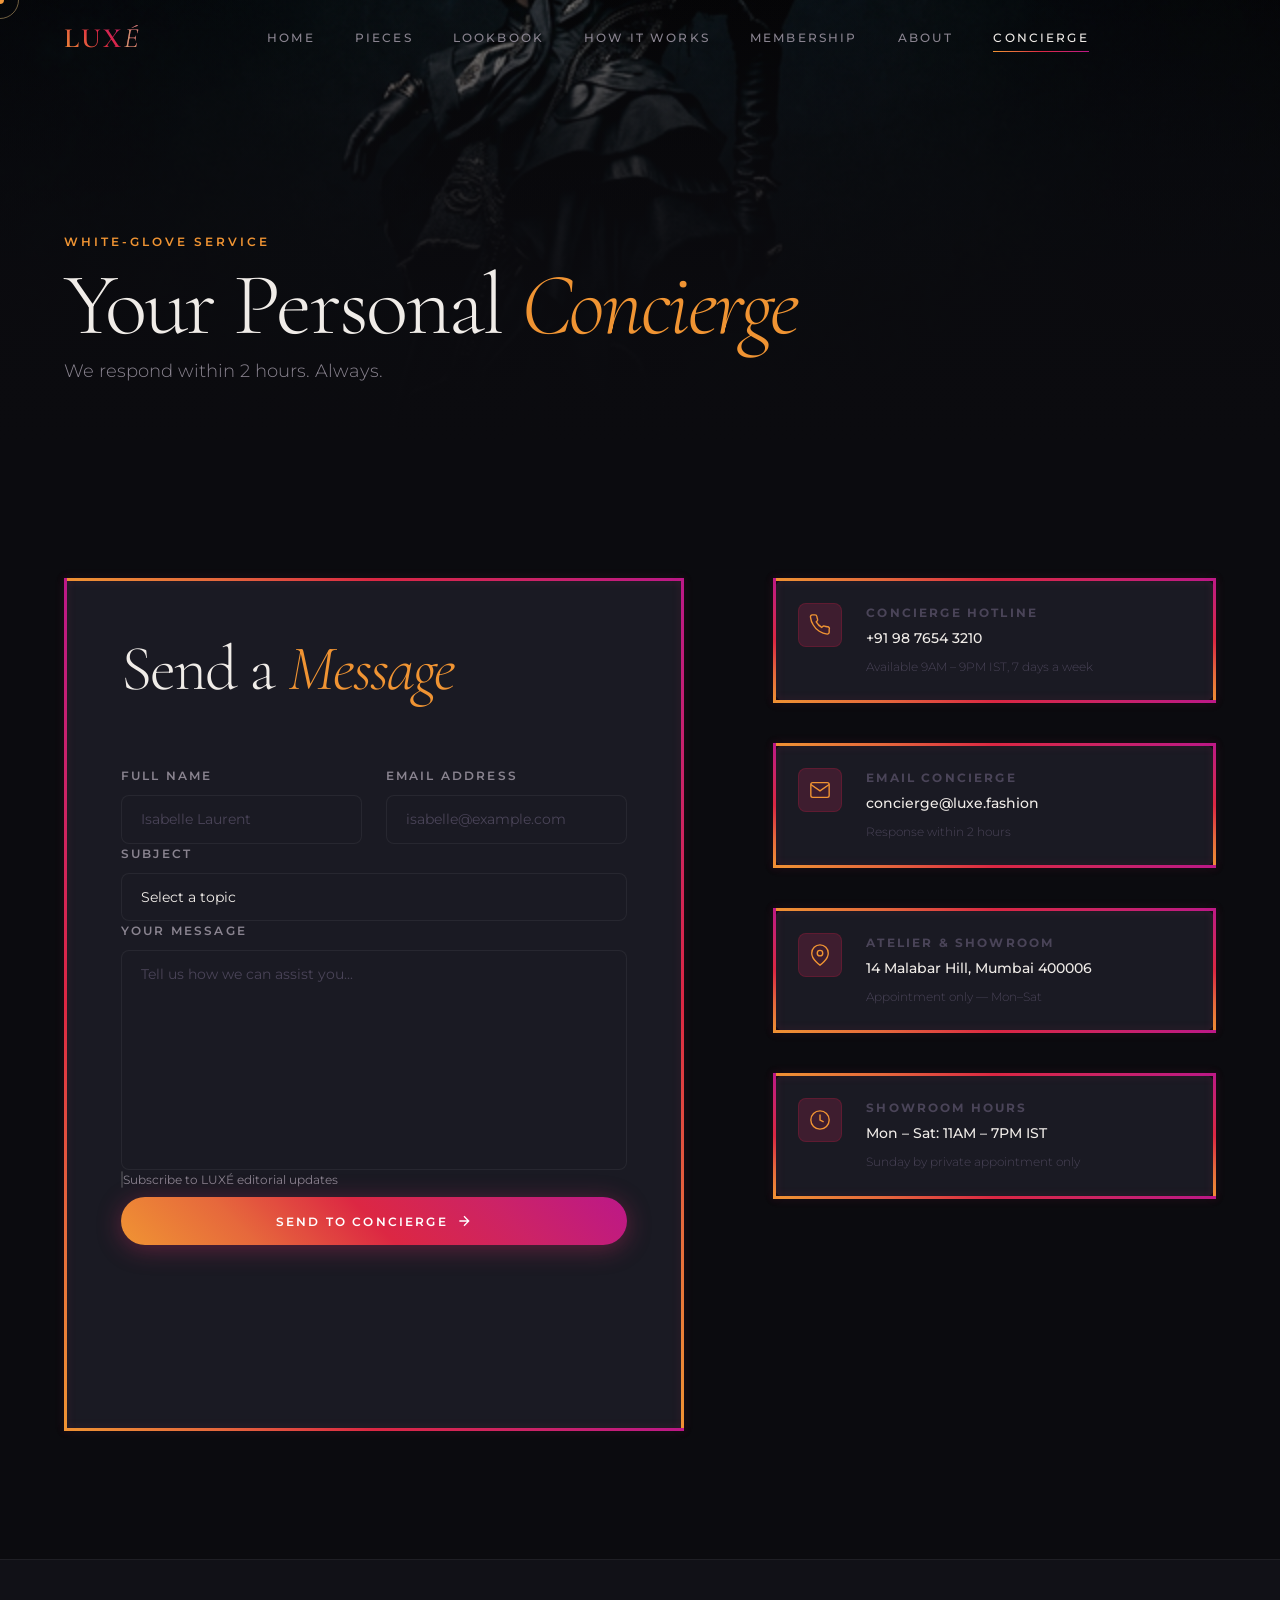
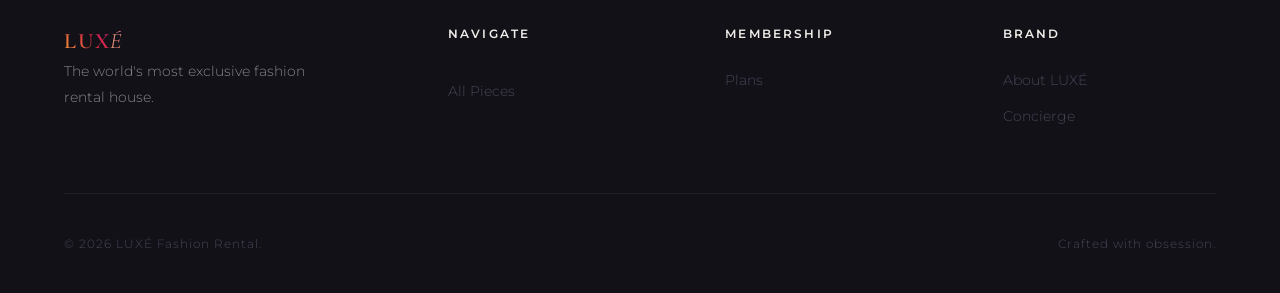
<file: contact.html>
<!DOCTYPE html>
<html lang="en">

<head>
    <meta charset="UTF-8">
    <meta name="viewport" content="width=device-width, initial-scale=1.0">
    <meta name="description"
        content="LUXÉ Concierge — Reach out to our white-glove team for personalized fashion rental assistance.">
    <title>LUXÉ — Concierge & Contact</title>
    <link rel="stylesheet" href="css/variables.css">
    <link rel="stylesheet" href="css/animations.css">
    <link rel="stylesheet" href="css/global.css">
    <link rel="stylesheet" href="css/pages/contact.css">
</head>

<body>

    <div class="cursor-dot"></div>
    <div class="cursor-ring"></div>
    <nav class="site-nav">
        <div class="nav-inner">
            <a href="index.html" class="nav-logo">LUX<span>É</span></a>
            <div class="nav-links">
                <a href="index.html">Home</a><a href="products.html">Pieces</a>
                <a href="lookbook.html">Lookbook</a><a href="how-it-works.html">How It Works</a><a
                    href="membership.html">Membership</a>
                <a href="about.html">About</a><a href="contact.html" class="active">Concierge</a>
            </div>
            <div class="nav-cta">
                <button class="nav-hamburger" id="nav-hamburger"><span></span><span></span><span></span></button>
            </div>
        </div>
    </nav>
    <div class="nav-drawer" id="nav-drawer">
        <a href="index.html">Home</a><a href="products.html">Pieces</a>
        <a href="lookbook.html">Lookbook</a><a href="how-it-works.html">How It Works</a><a
            href="membership.html">Membership</a>
        <a href="about.html">About</a><a href="contact.html">Concierge</a>
    </div>

    <main>
        <!-- Hero -->
        <section class="page-hero contact-hero">
            <div class="ph-overlay"></div>
            <div class="container ph-content">
                <div class="anim-fade-up">
                    <span class="section-label">White-Glove Service</span>
                    <h1 class="page-hero-title">Your Personal <em>Concierge</em></h1>
                    <p class="page-hero-sub">We respond within 2 hours. Always.</p>
                </div>
            </div>
        </section>

        <section class="section contact-section">
            <div class="container">
                <div class="contact-grid">
                    <!-- Form -->
                    <div class="contact-form-wrap anim-fade-right anim-border-draw">
                        <div class="card-border-line top"></div>
                        <div class="card-border-line right"></div>
                        <div class="card-border-line bottom"></div>
                        <div class="card-border-line left"></div>
                        <h2 class="section-title anim-fade-up" style="margin-bottom:var(--space-xl)">Send a
                            <em>Message</em>
                        </h2>

                        <form class="contact-form" id="contact-form" novalidate>
                            <!-- Success state -->
                            <div class="form-success hidden" id="form-success">
                                <div class="success-icon">
                                    <svg viewBox="0 0 52 52" fill="none">
                                        <circle cx="26" cy="26" r="25" stroke="rgba(46,204,113,.4)"
                                            stroke-width="1.5" />
                                        <path d="M14 26l8 8 16-16" stroke="#2ECC71" stroke-width="2"
                                            stroke-linecap="round" stroke-linejoin="round" stroke-dasharray="60"
                                            stroke-dashoffset="60" class="check-path" />
                                    </svg>
                                </div>
                                <h3>Message Received</h3>
                                <p>Your concierge will be in touch within 2 hours.</p>
                            </div>

                            <div id="form-fields">
                                <div class="form-row">
                                    <div class="form-group anim-fade-up" data-delay="0">
                                        <label for="f-name">Full Name</label>
                                        <input type="text" id="f-name" name="name" placeholder="Isabelle Laurent"
                                            required>
                                    </div>
                                    <div class="form-group anim-fade-up" data-delay="100">
                                        <label for="f-email">Email Address</label>
                                        <input type="email" id="f-email" name="email" placeholder="isabelle@example.com"
                                            required>
                                    </div>
                                </div>
                                <div class="form-group anim-fade-up" data-delay="200">
                                    <label for="f-subject">Subject</label>
                                    <select id="f-subject" name="subject">
                                        <option value="">Select a topic</option>
                                        <option>General Enquiry</option>
                                        <option>Rental Request</option>
                                        <option>Membership Question</option>
                                        <option>Damage / Return Issue</option>
                                        <option>Bespoke Styling</option>
                                    </select>
                                </div>
                                <div class="form-group anim-fade-up" data-delay="300">
                                    <label for="f-message">Your Message</label>
                                    <textarea id="f-message" name="message" rows="6"
                                        placeholder="Tell us how we can assist you..." required></textarea>
                                </div>
                                <div class="form-group form-check anim-fade-up" data-delay="400">
                                    <label class="check-label">
                                        <input type="checkbox" id="f-news" name="newsletter">
                                        <span class="check-custom"></span>
                                        Subscribe to LUXÉ editorial updates
                                    </label>
                                </div>
                                <button type="submit" class="btn btn-primary btn-ripple contact-submit anim-fade-up"
                                    id="form-submit" data-delay="500">
                                    Send to Concierge
                                    <svg width="16" height="16" viewBox="0 0 24 24" fill="none" stroke="currentColor"
                                        stroke-width="2">
                                        <path d="M5 12h14M12 5l7 7-7 7" />
                                    </svg>
                                </button>
                            </div>
                        </form>
                    </div>

                    <!-- Info Panel -->
                    <div class="contact-info anim-fade-left">
                        <div class="ci-block anim-fade-up tilt-card anim-border-draw" data-delay="0">
                            <div class="card-border-line top"></div>
                            <div class="card-border-line right"></div>
                            <div class="card-border-line bottom"></div>
                            <div class="card-border-line left"></div>
                            <div class="ci-icon">
                                <svg width="22" height="22" viewBox="0 0 24 24" fill="none" stroke="currentColor"
                                    stroke-width="1.5">
                                    <path
                                        d="M22 16.92v3a2 2 0 0 1-2.18 2 19.79 19.79 0 0 1-8.63-3.07A19.5 19.5 0 0 1 4.69 12a19.79 19.79 0 0 1-3.07-8.67A2 2 0 0 1 3.6 1h3a2 2 0 0 1 2 1.72c.127.96.361 1.903.7 2.81a2 2 0 0 1-.45 2.11L7.91 8.6a16 16 0 0 0 6 6l.96-.88a2 2 0 0 1 2.11-.45c.907.339 1.85.573 2.81.7A2 2 0 0 1 22 16.92z" />
                                </svg>
                            </div>
                            <div class="ci-text">
                                <h5>Concierge Hotline</h5>
                                <p>+91 98 7654 3210</p>
                                <span>Available 9AM – 9PM IST, 7 days a week</span>
                            </div>
                        </div>
                        <div class="ci-block anim-fade-up tilt-card anim-border-draw" data-delay="150">
                            <div class="card-border-line top"></div>
                            <div class="card-border-line right"></div>
                            <div class="card-border-line bottom"></div>
                            <div class="card-border-line left"></div>
                            <div class="ci-icon">
                                <svg width="22" height="22" viewBox="0 0 24 24" fill="none" stroke="currentColor"
                                    stroke-width="1.5">
                                    <path
                                        d="M4 4h16c1.1 0 2 .9 2 2v12c0 1.1-.9 2-2 2H4c-1.1 0-2-.9-2-2V6c0-1.1.9-2 2-2z" />
                                    <polyline points="22,6 12,13 2,6" />
                                </svg>
                            </div>
                            <div class="ci-text">
                                <h5>Email Concierge</h5>
                                <p>concierge@luxe.fashion</p>
                                <span>Response within 2 hours</span>
                            </div>
                        </div>
                        <div class="ci-block anim-fade-up tilt-card anim-border-draw" data-delay="300">
                            <div class="card-border-line top"></div>
                            <div class="card-border-line right"></div>
                            <div class="card-border-line bottom"></div>
                            <div class="card-border-line left"></div>
                            <div class="ci-icon">
                                <svg width="22" height="22" viewBox="0 0 24 24" fill="none" stroke="currentColor"
                                    stroke-width="1.5">
                                    <path d="M21 10c0 7-9 13-9 13s-9-6-9-13a9 9 0 0 1 18 0z" />
                                    <circle cx="12" cy="10" r="3" />
                                </svg>
                            </div>
                            <div class="ci-text">
                                <h5>Atelier & Showroom</h5>
                                <p>14 Malabar Hill, Mumbai 400006</p>
                                <span>Appointment only — Mon–Sat</span>
                            </div>
                        </div>
                        <div class="ci-block anim-fade-up tilt-card anim-border-draw" data-delay="450">
                            <div class="card-border-line top"></div>
                            <div class="card-border-line right"></div>
                            <div class="card-border-line bottom"></div>
                            <div class="card-border-line left"></div>
                            <div class="ci-icon">
                                <svg width="22" height="22" viewBox="0 0 24 24" fill="none" stroke="currentColor"
                                    stroke-width="1.5">
                                    <circle cx="12" cy="12" r="10" />
                                    <polyline points="12 6 12 12 16 14" />
                                </svg>
                            </div>
                            <div class="ci-text">
                                <h5>Showroom Hours</h5>
                                <p>Mon – Sat: 11AM – 7PM IST</p>
                                <span>Sunday by private appointment only</span>
                            </div>
                        </div>

                        <div class="ci-note anim-fade-up tilt-card anim-border-draw" data-delay="600">
                            <div class="card-border-line top"></div>
                            <div class="card-border-line right"></div>
                            <div class="card-border-line bottom"></div>
                            <div class="card-border-line left"></div>
                            <div class="ci-note-icon">✦</div>
                            <p>Royale members receive a dedicated concierge number for around-the-clock assistance.</p>
                            <a href="membership.html" class="btn btn-outline btn-sm mt-sm">View Membership</a>
                        </div>
                    </div>
                </div>
            </div>
        </section>
    </main>

    <footer class="site-footer">
        <div class="container">
            <div class="footer-grid">
                <div class="footer-brand"><a href="index.html" class="nav-logo">LUX<span>É</span></a>
                    <p>The world's most exclusive fashion rental house.</p>
                </div>
                <div class="footer-col">
                    <h5>Navigate</h5>
                    <ul>
                        <li></li>
                        <li><a href="products.html">All Pieces</a></li>
                    </ul>
                </div>
                <div class="footer-col">
                    <h5>Membership</h5>
                    <ul>
                        <li><a href="membership.html">Plans</a></li>
                        <li></li>
                    </ul>
                </div>
                <div class="footer-col">
                    <h5>Brand</h5>
                    <ul>
                        <li><a href="about.html">About LUXÉ</a></li>
                        <li><a href="contact.html">Concierge</a></li>
                    </ul>
                </div>
            </div>
            <div class="footer-bottom">
                <p>© 2026 LUXÉ Fashion Rental.</p>
                <p>Crafted with obsession.</p>
            </div>
        </div>
    </footer>

    <script src="js/core.js"></script>
    <script>
        document.addEventListener('DOMContentLoaded', () => {
            const form = document.getElementById('contact-form');
            const fields = document.getElementById('form-fields');
            const success = document.getElementById('form-success');

            form.addEventListener('submit', function (e) {
                e.preventDefault();
                const name = document.getElementById('f-name').value.trim();
                const email = document.getElementById('f-email').value.trim();
                const message = document.getElementById('f-message').value.trim();

                if (!name || !email || !message) {
                    document.querySelectorAll('input:required, textarea:required').forEach(input => {
                        if (!input.value.trim()) input.classList.add('error');
                    });
                    return;
                }

                const btn = document.getElementById('form-submit');
                btn.textContent = 'Sending...';
                btn.disabled = true;

                setTimeout(() => {
                    fields.style.opacity = '0';
                    fields.style.transform = 'translateY(20px)';
                    setTimeout(() => {
                        fields.classList.add('hidden');
                        success.classList.remove('hidden');
                        success.style.animation = 'slideUp .7s var(--ease-luxury) both';
                        // Animate check path
                        const path = success.querySelector('.check-path');
                        if (path) path.style.animation = 'checkDraw .5s ease .3s forwards';
                    }, 400);
                }, 1200);
            });

            // Clear error on input
            document.querySelectorAll('input, textarea').forEach(el => {
                el.addEventListener('input', () => el.classList.remove('error'));
            });
        });
    </script>
</body>

</html>
</file>
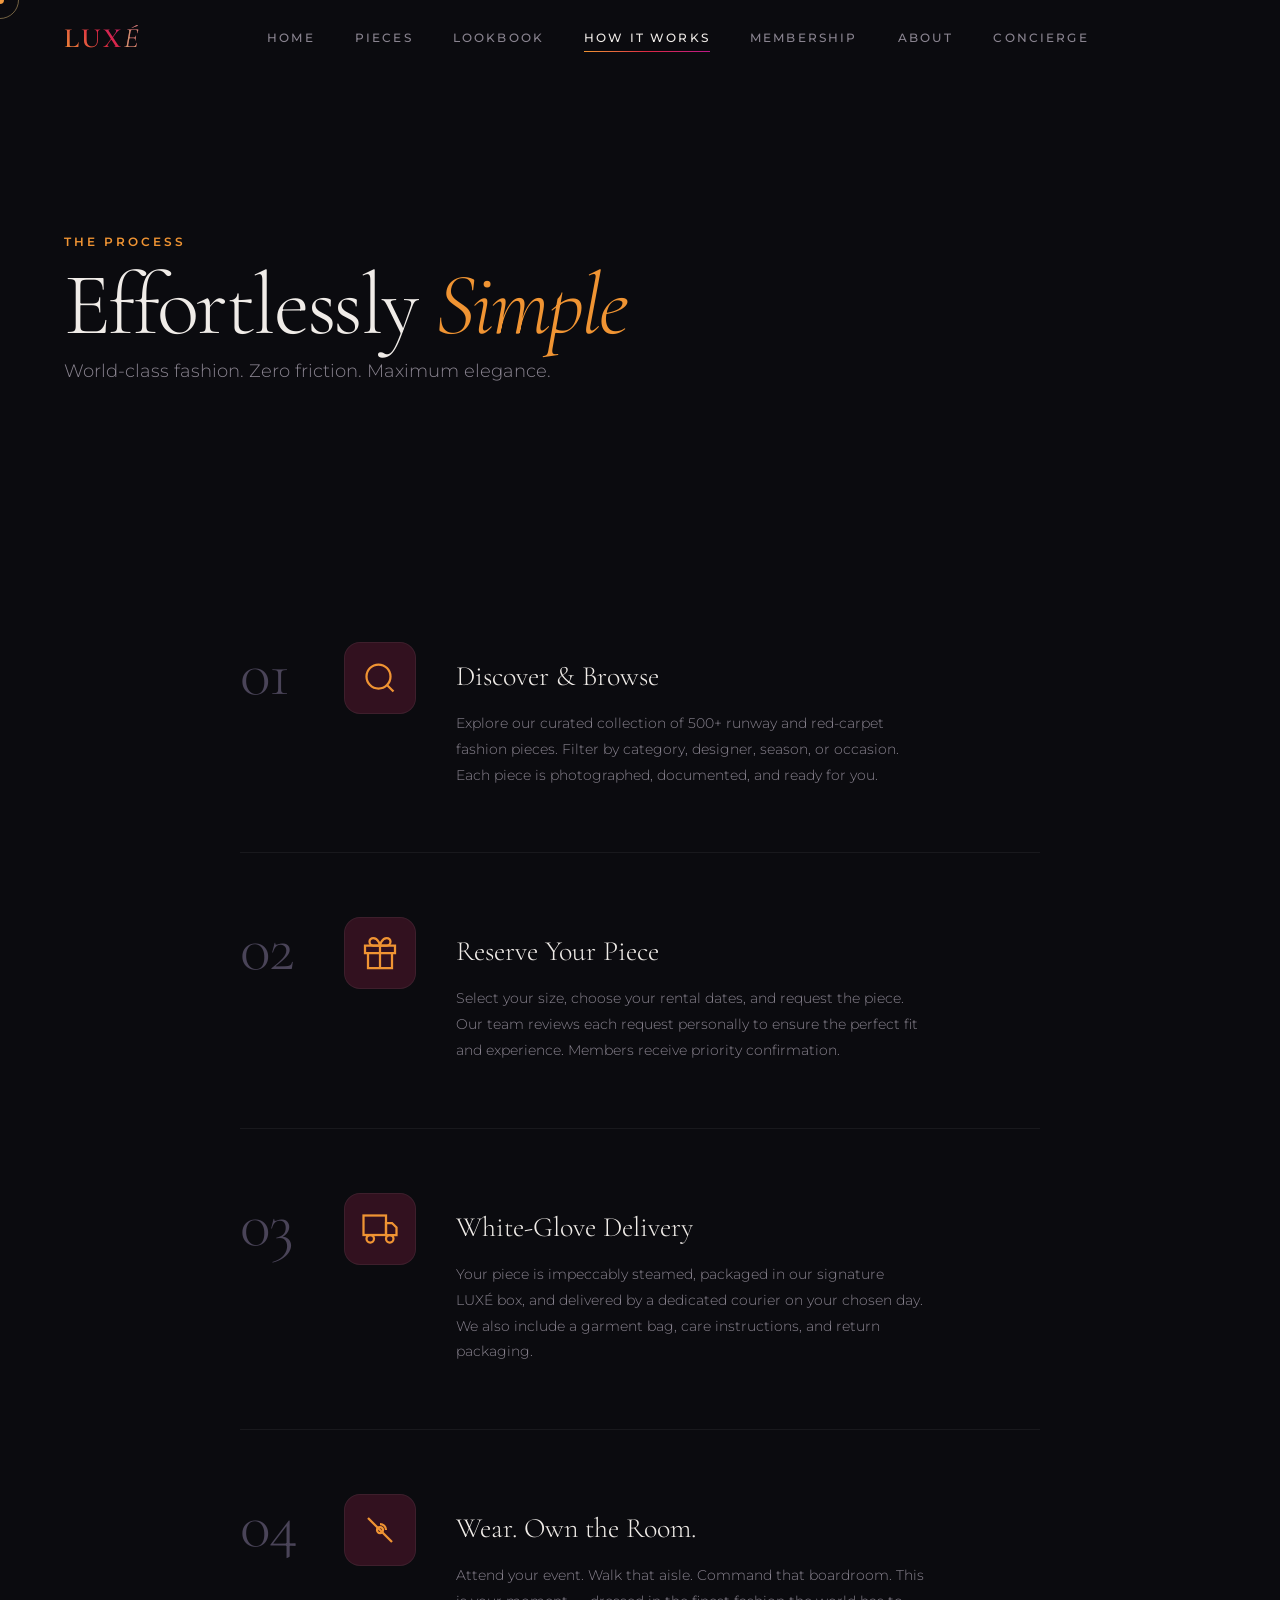
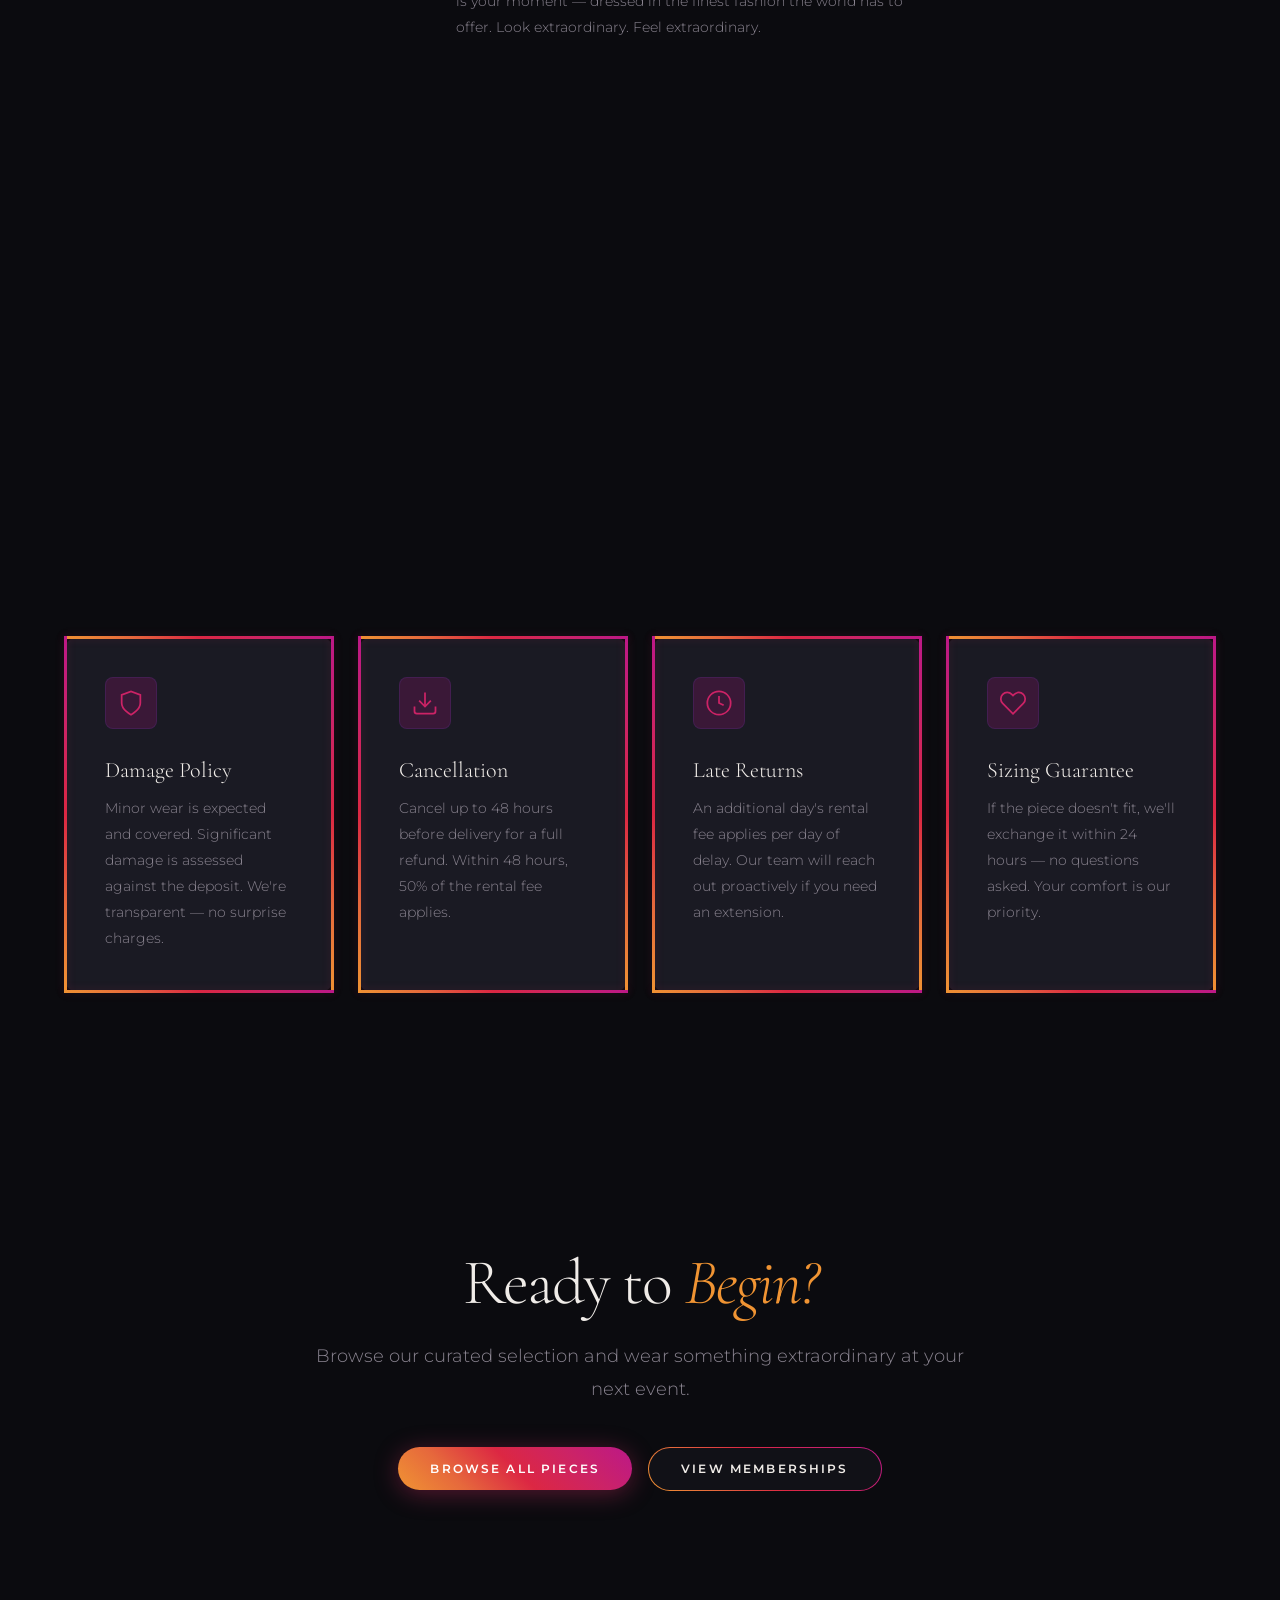
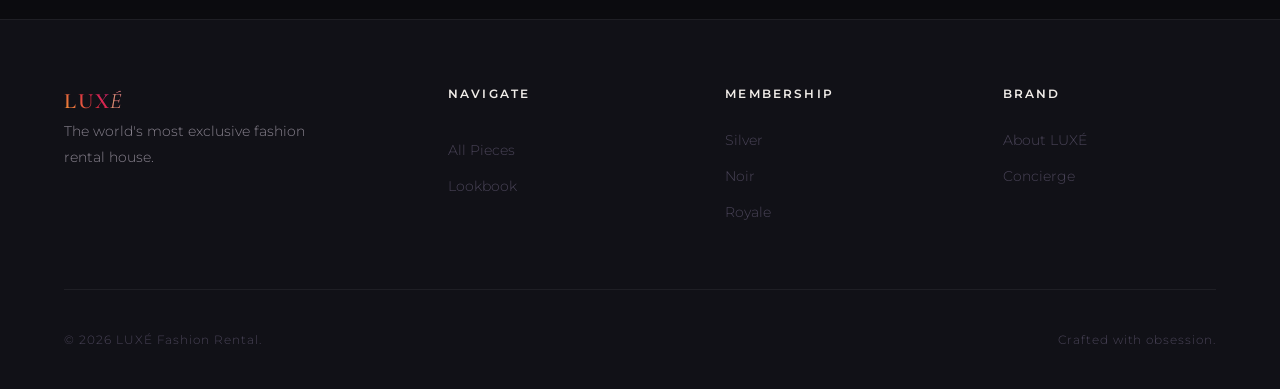
<file: how-it-works.html>
<!DOCTYPE html>
<html lang="en">

<head>
    <meta charset="UTF-8">
    <meta name="viewport" content="width=device-width, initial-scale=1.0">
    <meta name="description"
        content="LUXÉ — Learn how luxury fashion rental works. Order, receive, wear, return. It's that simple.">
    <title>LUXÉ — How Renting Works</title>
    <link rel="stylesheet" href="css/variables.css">
    <link rel="stylesheet" href="css/animations.css">
    <link rel="stylesheet" href="css/global.css">
    <link rel="stylesheet" href="css/pages/how-it-works.css">
</head>

<body>

    <div class="cursor-dot"></div>
    <div class="cursor-ring"></div>

    <nav class="site-nav">
        <div class="nav-inner">
            <a href="index.html" class="nav-logo">LUX<span>É</span></a>
            <div class="nav-links">
                <a href="index.html">Home</a><a href="products.html">Pieces</a>
                <a href="lookbook.html">Lookbook</a><a href="how-it-works.html" class="active">How It Works</a><a
                    href="membership.html">Membership</a>
                <a href="about.html">About</a><a href="contact.html">Concierge</a>
            </div>
            <div class="nav-cta">
                <button class="nav-hamburger" id="nav-hamburger"><span></span><span></span><span></span></button>
            </div>
        </div>
    </nav>
    <div class="nav-drawer" id="nav-drawer">
        <a href="index.html">Home</a><a href="products.html">Pieces</a>
        <a href="lookbook.html">Lookbook</a><a href="how-it-works.html">How It Works</a><a
            href="membership.html">Membership</a>
        <a href="about.html">About</a><a href="contact.html">Concierge</a>
    </div>

    <main>
        <!-- Hero -->
        <section class="page-hero hiw-hero">
            <div class="ph-overlay"></div>
            <div class="container ph-content">
                <div class="anim-fade-up">
                    <span class="section-label">The Process</span>
                    <h1 class="page-hero-title">Effortlessly <em>Simple</em></h1>
                    <p class="page-hero-sub">World-class fashion. Zero friction. Maximum elegance.</p>
                </div>
            </div>
        </section>

        <!-- Steps Timeline -->
        <section class="section hiw-steps-section">
            <div class="container">
                <div class="hiw-timeline">
                    <!-- Step 1 -->
                    <div class="hiw-step-card anim-fade-right" data-delay="0">
                        <div class="step-num">01</div>
                        <div class="step-icon">
                            <svg width="36" height="36" viewBox="0 0 24 24" fill="none" stroke="currentColor"
                                stroke-width="1.5">
                                <circle cx="11" cy="11" r="8" />
                                <path d="m21 21-4.35-4.35" />
                            </svg>
                        </div>
                        <div class="step-content">
                            <h3>Discover &amp; Browse</h3>
                            <p>Explore our curated collection of 500+ runway and red-carpet fashion pieces. Filter by
                                category, designer, season, or occasion. Each piece is photographed, documented, and
                                ready for you.</p>
                        </div>
                    </div>
                    <div class="step-connector anim-mask" data-delay="150"></div>

                    <!-- Step 2 -->
                    <div class="hiw-step-card anim-fade-right" data-delay="200">
                        <div class="step-num">02</div>
                        <div class="step-icon">
                            <svg width="36" height="36" viewBox="0 0 24 24" fill="none" stroke="currentColor"
                                stroke-width="1.5">
                                <path d="M20 12V22H4V12" />
                                <path d="M22 7H2v5h20V7z" />
                                <path d="M12 22V7" />
                                <path d="M12 7H7.5a2.5 2.5 0 0 1 0-5C11 2 12 7 12 7z" />
                                <path d="M12 7h4.5a2.5 2.5 0 0 0 0-5C13 2 12 7 12 7z" />
                            </svg>
                        </div>
                        <div class="step-content">
                            <h3>Reserve Your Piece</h3>
                            <p>Select your size, choose your rental dates, and request the piece. Our team reviews each
                                request personally to ensure the perfect fit and experience. Members receive priority
                                confirmation.</p>
                        </div>
                    </div>
                    <div class="step-connector anim-mask" data-delay="350"></div>

                    <!-- Step 3 -->
                    <div class="hiw-step-card anim-fade-right" data-delay="400">
                        <div class="step-num">03</div>
                        <div class="step-icon">
                            <svg width="36" height="36" viewBox="0 0 24 24" fill="none" stroke="currentColor"
                                stroke-width="1.5">
                                <rect x="1" y="3" width="15" height="13" />
                                <polygon points="16 8 20 8 23 11 23 16 16 16 16 8" />
                                <circle cx="5.5" cy="18.5" r="2.5" />
                                <circle cx="18.5" cy="18.5" r="2.5" />
                            </svg>
                        </div>
                        <div class="step-content">
                            <h3>White-Glove Delivery</h3>
                            <p>Your piece is impeccably steamed, packaged in our signature LUXÉ box, and delivered by a
                                dedicated courier on your chosen day. We also include a garment bag, care instructions,
                                and return packaging.</p>
                        </div>
                    </div>
                    <div class="step-connector anim-mask" data-delay="550"></div>

                    <!-- Step 4 -->
                    <div class="hiw-step-card anim-fade-right" data-delay="600">
                        <div class="step-num">04</div>
                        <div class="step-icon">
                            <svg width="36" height="36" viewBox="0 0 24 24" fill="none" stroke="currentColor"
                                stroke-width="1.5">
                                <circle cx="12" cy="12" r="2" />
                                <path d="M12 8a4 4 0 0 1 4 4" />
                                <path d="M4 4l16 16" />
                            </svg>
                        </div>
                        <div class="step-content">
                            <h3>Wear. Own the Room.</h3>
                            <p>Attend your event. Walk that aisle. Command that boardroom. This is your moment — dressed
                                in the finest fashion the world has to offer. Look extraordinary. Feel extraordinary.
                            </p>
                        </div>
                    </div>
                    <div class="step-connector anim-mask" data-delay="750"></div>

                    <!-- Step 5 -->
                    <div class="hiw-step-card anim-fade-right" data-delay="800">
                        <div class="step-num">05</div>
                        <div class="step-icon">
                            <svg width="36" height="36" viewBox="0 0 24 24" fill="none" stroke="currentColor"
                                stroke-width="1.5">
                                <path d="M12 22s8-4 8-10V5l-8-3-8 3v7c0 6 8 10 8 10z" />
                            </svg>
                        </div>
                        <div class="step-content">
                            <h3>Effortless Return</h3>
                            <p>We schedule collection at your convenience. No cleaning required — our master couturiers
                                handle everything. The piece is restored, preserved, and ready for its next chapter.</p>
                        </div>
                    </div>
                </div>
            </div>
        </section>

        <!-- Policy Strip -->
        <section class="section hiw-policies">
            <div class="container">
                <div class="policies-grid">
                    <div class="policy-card anim-fade-up tilt-card anim-border-draw" data-delay="0">
                        <div class="card-border-line top"></div>
                        <div class="card-border-line right"></div>
                        <div class="card-border-line bottom"></div>
                        <div class="card-border-line left"></div>
                        <div class="pol-icon anim-fade-up" data-delay="0">
                            <svg width="28" height="28" viewBox="0 0 24 24" fill="none" stroke="currentColor"
                                stroke-width="1.5">
                                <path d="M12 22s8-4 8-10V5l-8-3-8 3v7c0 6 8 10 8 10z" />
                            </svg>
                        </div>
                        <h4 class="anim-fade-up" data-delay="150">Damage Policy</h4>
                        <p class="anim-fade-up" data-delay="300">Minor wear is expected and covered. Significant damage
                            is assessed against the deposit. We're
                            transparent — no surprise charges.</p>
                    </div>
                    <div class="policy-card anim-fade-up tilt-card anim-border-draw" data-delay="120">
                        <div class="card-border-line top"></div>
                        <div class="card-border-line right"></div>
                        <div class="card-border-line bottom"></div>
                        <div class="card-border-line left"></div>
                        <div class="pol-icon anim-fade-up" data-delay="0">
                            <svg width="28" height="28" viewBox="0 0 24 24" fill="none" stroke="currentColor"
                                stroke-width="1.5">
                                <path d="M21 15v4a2 2 0 0 1-2 2H5a2 2 0 0 1-2-2v-4" />
                                <polyline points="7 10 12 15 17 10" />
                                <line x1="12" y1="15" x2="12" y2="3" />
                            </svg>
                        </div>
                        <h4 class="anim-fade-up" data-delay="150">Cancellation</h4>
                        <p class="anim-fade-up" data-delay="300">Cancel up to 48 hours before delivery for a full
                            refund. Within 48 hours, 50% of the rental
                            fee applies.</p>
                    </div>
                    <div class="policy-card anim-fade-up tilt-card anim-border-draw" data-delay="240">
                        <div class="card-border-line top"></div>
                        <div class="card-border-line right"></div>
                        <div class="card-border-line bottom"></div>
                        <div class="card-border-line left"></div>
                        <div class="pol-icon anim-fade-up" data-delay="0">
                            <svg width="28" height="28" viewBox="0 0 24 24" fill="none" stroke="currentColor"
                                stroke-width="1.5">
                                <circle cx="12" cy="12" r="10" />
                                <polyline points="12 6 12 12 16 14" />
                            </svg>
                        </div>
                        <h4 class="anim-fade-up" data-delay="150">Late Returns</h4>
                        <p class="anim-fade-up" data-delay="300">An additional day's rental fee applies per day of
                            delay. Our team will reach out proactively
                            if you need an extension.</p>
                    </div>
                    <div class="policy-card anim-fade-up tilt-card anim-border-draw" data-delay="360">
                        <div class="card-border-line top"></div>
                        <div class="card-border-line right"></div>
                        <div class="card-border-line bottom"></div>
                        <div class="card-border-line left"></div>
                        <div class="pol-icon anim-fade-up" data-delay="0">
                            <svg width="28" height="28" viewBox="0 0 24 24" fill="none" stroke="currentColor"
                                stroke-width="1.5">
                                <path
                                    d="M20.84 4.61a5.5 5.5 0 0 0-7.78 0L12 5.67l-1.06-1.06a5.5 5.5 0 0 0-7.78 7.78l1.06 1.06L12 21.23l7.78-7.78 1.06-1.06a5.5 5.5 0 0 0 0-7.78z" />
                            </svg>
                        </div>
                        <h4 class="anim-fade-up" data-delay="150">Sizing Guarantee</h4>
                        <p class="anim-fade-up" data-delay="300">If the piece doesn't fit, we'll exchange it within 24
                            hours — no questions asked. Your
                            comfort is our priority.</p>
                    </div>
                </div>
            </div>
        </section>

        <!-- CTA -->
        <section class="section hiw-cta">
            <div class="container text-center">
                <div class="anim-scale">
                    <h2 class="section-title">Ready to <em>Begin?</em></h2>
                    <p class="section-desc" style="margin-inline:auto">Browse our curated selection and wear something
                        extraordinary at your next event.</p>
                    <div class="section-cta" style="margin-top:var(--space-lg)">
                        <a href="products.html" class="btn btn-primary btn-ripple">Browse All Pieces</a>
                        <a href="membership.html" class="btn btn-outline">View Memberships</a>
                    </div>
                </div>
            </div>
        </section>
    </main>

    <footer class="site-footer">
        <div class="container">
            <div class="footer-grid">
                <div class="footer-brand"><a href="index.html" class="nav-logo">LUX<span>É</span></a>
                    <p>The world's most exclusive fashion rental house.</p>
                </div>
                <div class="footer-col">
                    <h5>Navigate</h5>
                    <ul>
                        <li></li>
                        <li><a href="products.html">All Pieces</a></li>
                        <li><a href="lookbook.html">Lookbook</a></li>
                    </ul>
                </div>
                <div class="footer-col">
                    <h5>Membership</h5>
                    <ul>
                        <li><a href="membership.html">Silver</a></li>
                        <li><a href="membership.html">Noir</a></li>
                        <li><a href="membership.html">Royale</a></li>
                    </ul>
                </div>
                <div class="footer-col">
                    <h5>Brand</h5>
                    <ul>
                        <li><a href="about.html">About LUXÉ</a></li>
                        <li><a href="contact.html">Concierge</a></li>
                    </ul>
                </div>
            </div>
            <div class="footer-bottom">
                <p>© 2026 LUXÉ Fashion Rental.</p>
                <p>Crafted with obsession.</p>
            </div>
        </div>
    </footer>
    <script src="js/core.js"></script>
</body>

</html>
</file>
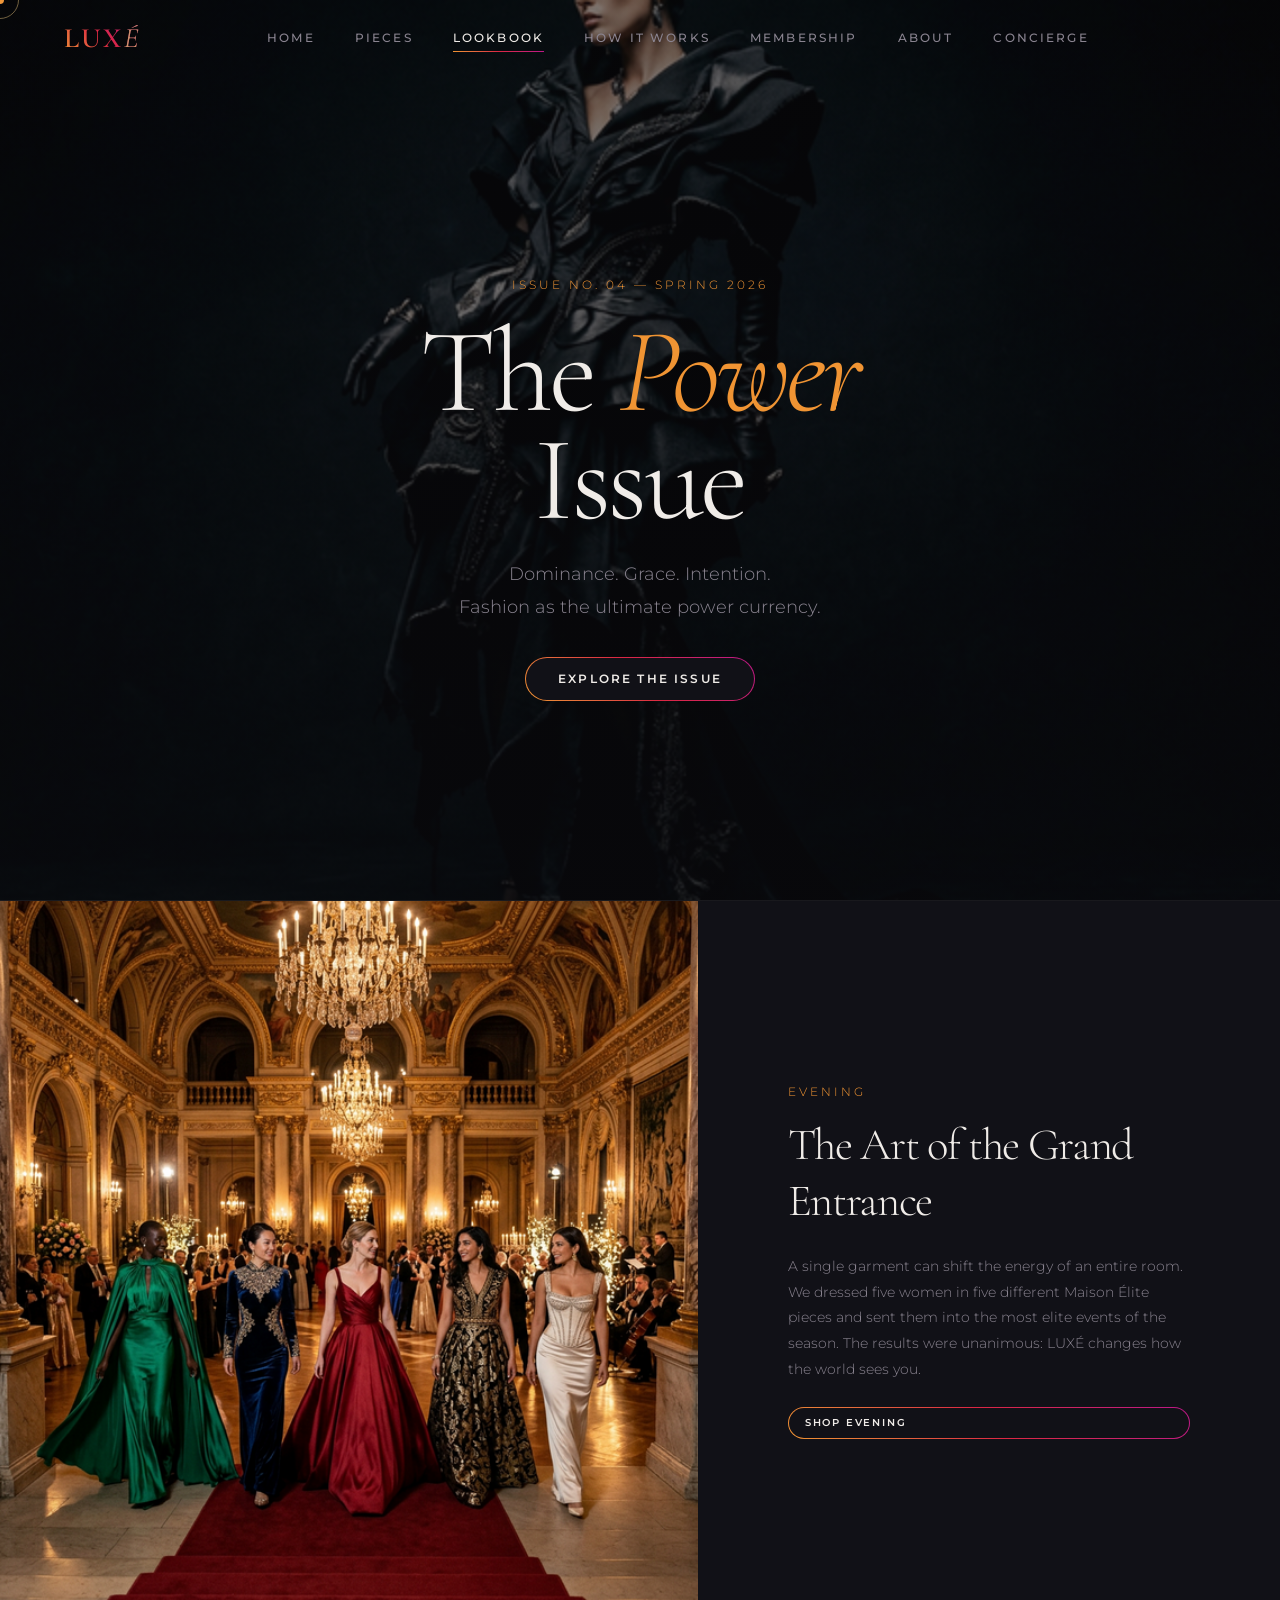
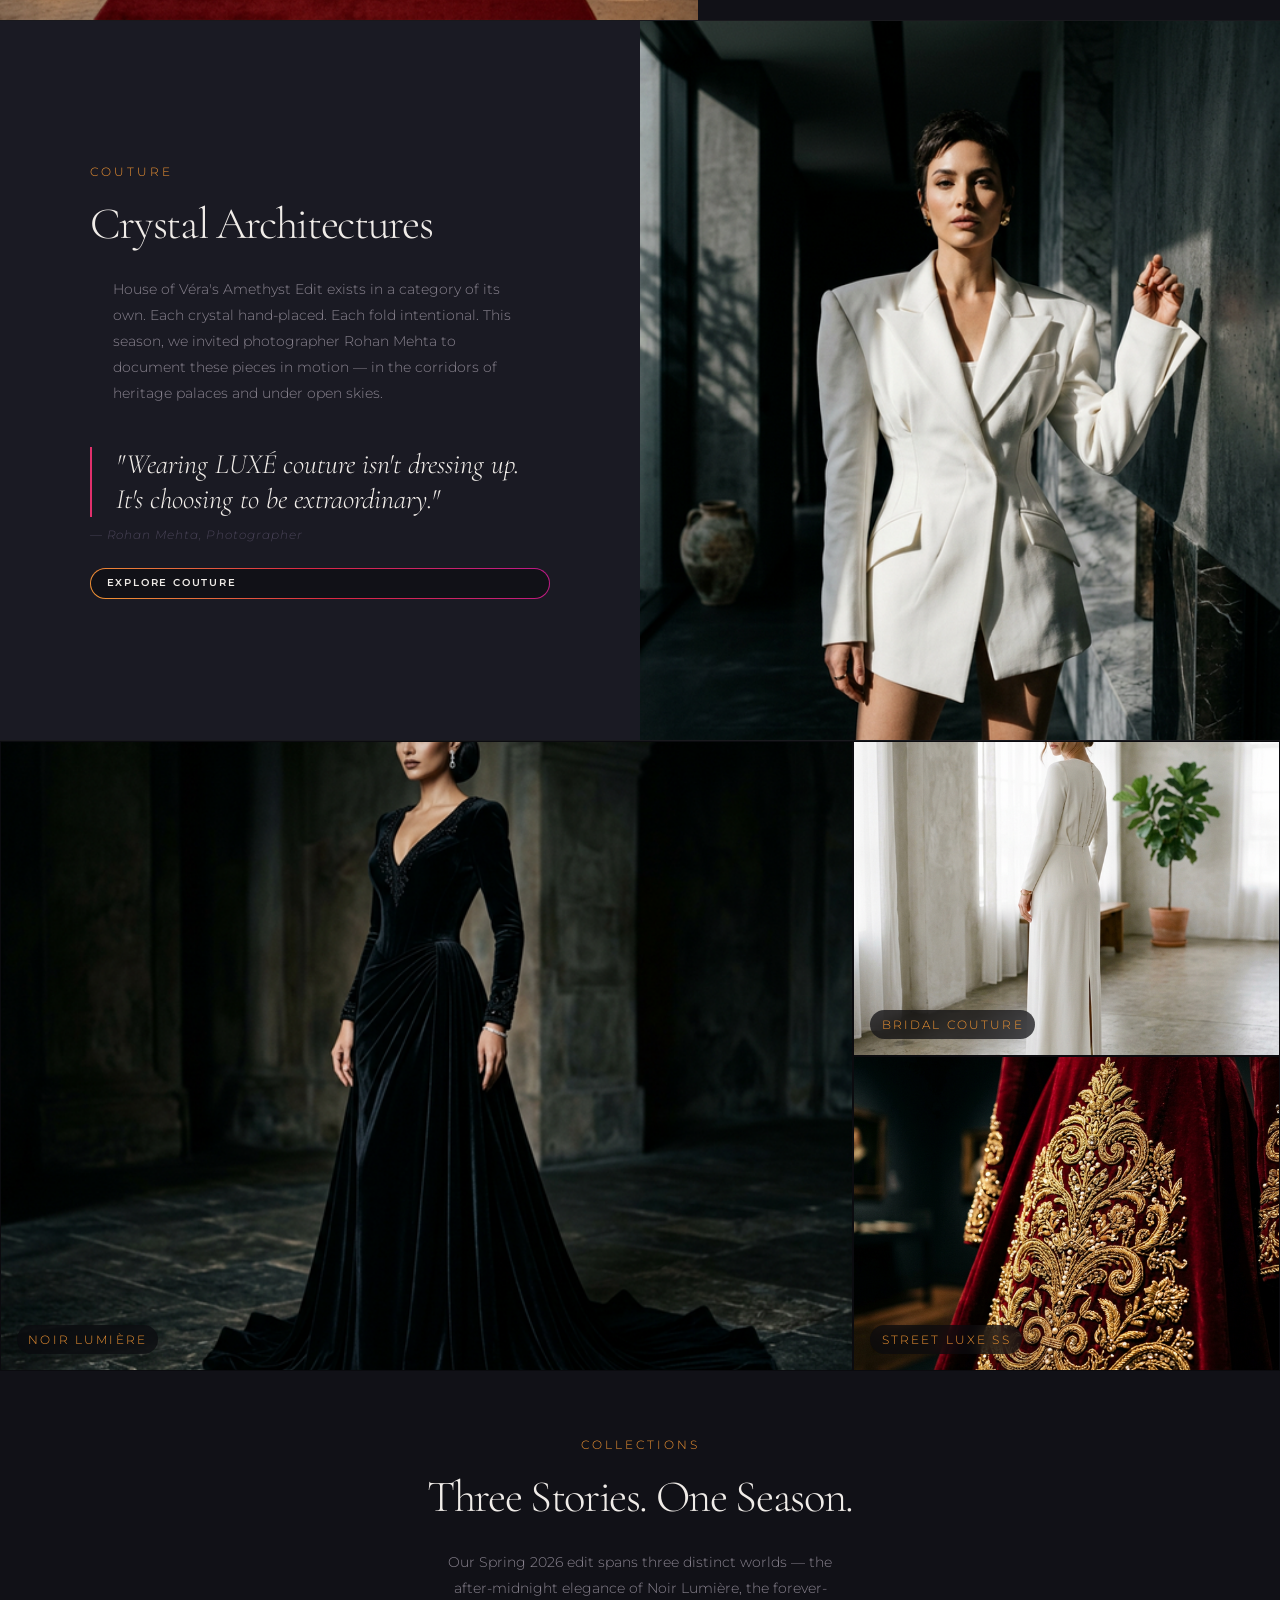
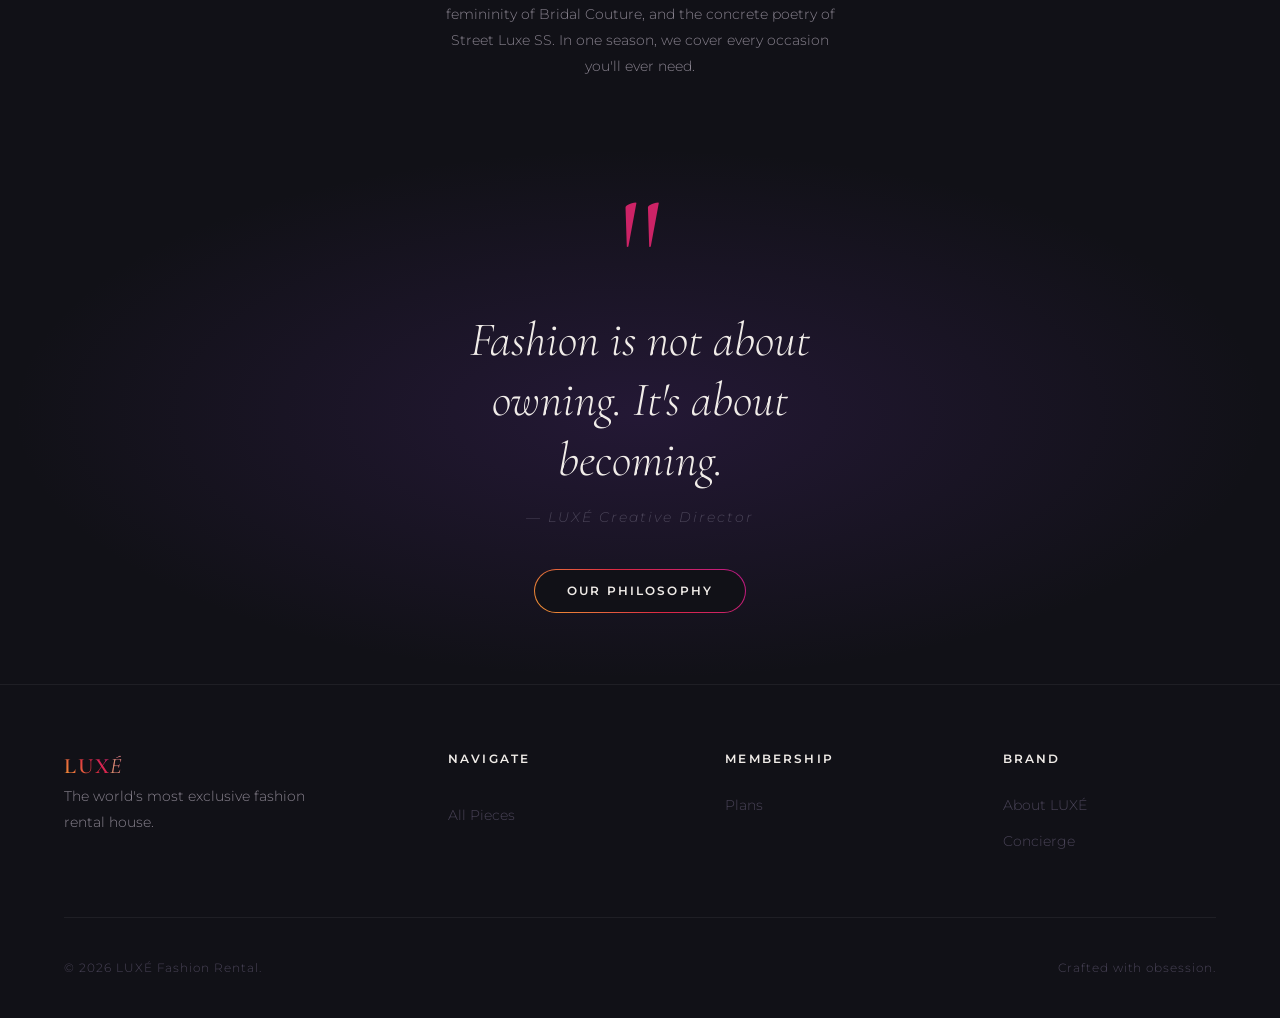
<file: lookbook.html>
<!DOCTYPE html>
<html lang="en">

<head>
    <meta charset="UTF-8">
    <meta name="viewport" content="width=device-width, initial-scale=1.0">
    <meta name="description"
        content="LUXÉ Lookbook — Magazine-editorial fashion stories. Defining the visual language of luxury.">
    <title>LUXÉ — Lookbook & Editorial</title>
    <link rel="stylesheet" href="css/variables.css">
    <link rel="stylesheet" href="css/animations.css">
    <link rel="stylesheet" href="css/global.css">
    <link rel="stylesheet" href="css/pages/lookbook.css">
</head>

<body>

    <div class="cursor-dot"></div>
    <div class="cursor-ring"></div>
    <nav class="site-nav">
        <div class="nav-inner">
            <a href="index.html" class="nav-logo">LUX<span>É</span></a>
            <div class="nav-links">
                <a href="index.html">Home</a><a href="products.html">Pieces</a>
                <a href="lookbook.html" class="active">Lookbook</a><a href="how-it-works.html">How It Works</a><a
                    href="membership.html">Membership</a>
                <a href="about.html">About</a><a href="contact.html">Concierge</a>
            </div>
            <div class="nav-cta">
                <button class="nav-hamburger" id="nav-hamburger"><span></span><span></span><span></span></button>
            </div>
        </div>
    </nav>
    <div class="nav-drawer" id="nav-drawer">
        <a href="index.html">Home</a><a href="products.html">Pieces</a>
        <a href="lookbook.html">Lookbook</a><a href="how-it-works.html">How It Works</a><a
            href="membership.html">Membership</a>
        <a href="about.html">About</a><a href="contact.html">Concierge</a>
    </div>

    <main>
        <!-- Full-bleed Cover -->
        <section class="lb-cover">
            <div class="lb-cover-bg"></div>
            <div class="lb-cover-content">
                <div class="lb-issue anim-fade-up" data-delay="300">Issue No. 04 — Spring 2026</div>
                <h1 class="lb-title anim-fade-up" data-delay="500">The <em>Power</em><br>Issue</h1>
                <p class="lb-sub anim-fade-up" data-delay="700">Dominance. Grace. Intention.<br>Fashion as the ultimate
                    power currency.</p>
                <a href="#lb-stories" class="btn btn-outline anim-fade-up" data-delay="900"
                    style="margin-top:2rem">Explore the Issue</a>
            </div>
        </section>

        <!-- Editorial Stories -->
        <div id="lb-stories">
            <!-- Story 1 – Full width -->
            <article class="lb-story lb-full">
                <div class="lb-story-img anim-fade-left">
                    <img src="assets/img/lookbook-grand-entrance.png" alt="Art of the Grand Entrance">
                </div>
                <div class="lb-story-text anim-fade-up">
                    <span class="lb-category">Evening</span>
                    <h2 class="lb-story-title">The Art of the Grand Entrance</h2>
                    <p>A single garment can shift the energy of an entire room. We dressed five women in five different
                        Maison Élite pieces and sent them into the most elite events of the season. The results were
                        unanimous: LUXÉ changes how the world sees you.</p>
                    <a href="products.html?category=evening" class="btn btn-outline btn-sm mt-md">Shop Evening</a>
                </div>
            </article>

            <!-- Story 2 – Split -->
            <article class="lb-story lb-split">
                <div class="lb-split-img anim-fade-left">
                    <img src="assets/img/editorial-philosophy.png" alt="Violet Couture — Crystal Architectures">
                </div>
                <div class="lb-split-content anim-fade-left">
                    <span class="lb-category">Couture</span>
                    <h2 class="lb-story-title">Crystal Architectures</h2>
                    <p>House of Véra's Amethyst Edit exists in a category of its own. Each crystal hand-placed. Each
                        fold intentional. This season, we invited photographer Rohan Mehta to document these pieces in
                        motion — in the corridors of heritage palaces and under open skies.</p>
                    <blockquote>"Wearing LUXÉ couture isn't dressing up. It's choosing to be extraordinary."
                    </blockquote>
                    <cite>— Rohan Mehta, Photographer</cite>
                    <a href="products.html?category=couture" class="btn btn-outline btn-sm mt-md">Explore Couture</a>
                </div>
            </article>

            <!-- Story 3 – Mosaic -->
            <article class="lb-story lb-mosaic">
                <div class="lb-mosaic-grid">
                    <div class="lb-mosaic-cell lb-mosaic-large anim-scale">
                        <img src="assets/img/product-velours-noir.png" alt="Noir">
                        <div class="lb-mosaic-caption">Noir Lumière</div>
                    </div>
                    <div class="lb-mosaic-cell anim-scale" data-delay="100">
                        <img src="assets/img/product-ivory-column.png" alt="Bridal">
                        <div class="lb-mosaic-caption">Bridal Couture</div>
                    </div>
                    <div class="lb-mosaic-cell anim-scale" data-delay="200">
                        <img src="assets/img/archival-couture.png" alt="Street Luxe">
                        <div class="lb-mosaic-caption">Street Luxe SS</div>
                    </div>
                </div>
                <div class="lb-mosaic-text">
                    <span class="lb-category anim-fade-up" data-delay="0">Collections</span>
                    <h2 class="lb-story-title anim-fade-up" data-delay="150">Three Stories. One Season.</h2>
                    <p class="anim-fade-up" data-delay="300">Our Spring 2026 edit spans three distinct worlds — the
                        after-midnight elegance of Noir Lumière,
                        the forever-femininity of Bridal Couture, and the concrete poetry of Street Luxe SS. In one
                        season, we cover every occasion you'll ever need.</p>
                </div>
            </article>

            <!-- Story 4 – Quote Feature -->
            <article class="lb-story lb-quote-feature">
                <div class="lb-quote-bg"></div>
                <div class="container lb-quote-content anim-scale">
                    <div class="lb-big-quote anim-fade-up" data-delay="0">"</div>
                    <blockquote class="lb-feature-quote anim-fade-up" data-delay="200">Fashion is not about owning. It's
                        about becoming.</blockquote>
                    <cite class="lb-feature-cite anim-fade-up" data-delay="400">— LUXÉ Creative Director</cite>
                    <a href="about.html" class="btn btn-outline mt-lg anim-fade-up" data-delay="600">Our Philosophy</a>
                </div>
            </article>
        </div>
    </main>

    <footer class="site-footer">
        <div class="container">
            <div class="footer-grid">
                <div class="footer-brand"><a href="index.html" class="nav-logo">LUX<span>É</span></a>
                    <p>The world's most exclusive fashion rental house.</p>
                </div>
                <div class="footer-col">
                    <h5>Navigate</h5>
                    <ul>
                        <li></li>
                        <li><a href="products.html">All Pieces</a></li>
                    </ul>
                </div>
                <div class="footer-col">
                    <h5>Membership</h5>
                    <ul>
                        <li><a href="membership.html">Plans</a></li>
                        <li></li>
                    </ul>
                </div>
                <div class="footer-col">
                    <h5>Brand</h5>
                    <ul>
                        <li><a href="about.html">About LUXÉ</a></li>
                        <li><a href="contact.html">Concierge</a></li>
                    </ul>
                </div>
            </div>
            <div class="footer-bottom">
                <p>© 2026 LUXÉ Fashion Rental.</p>
                <p>Crafted with obsession.</p>
            </div>
        </div>
    </footer>
    <script src="js/core.js"></script>
</body>

</html>
</file>
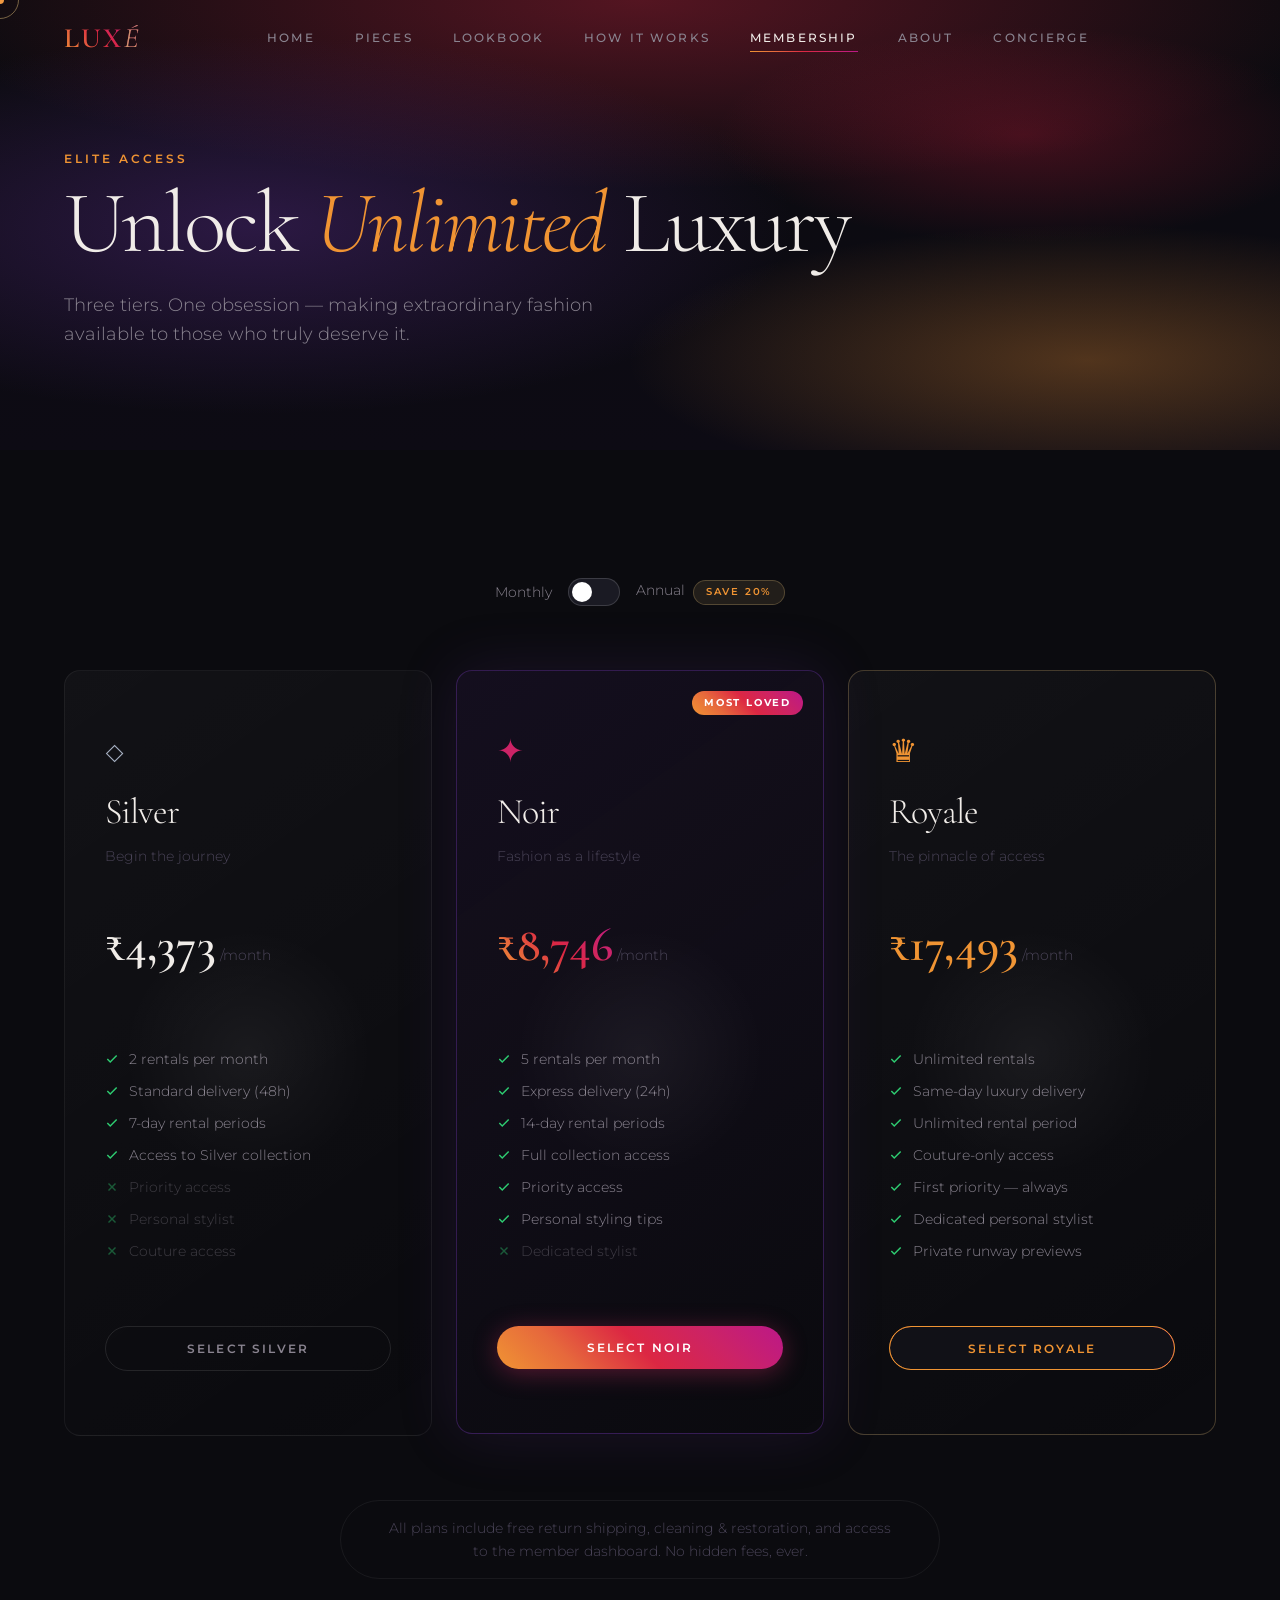
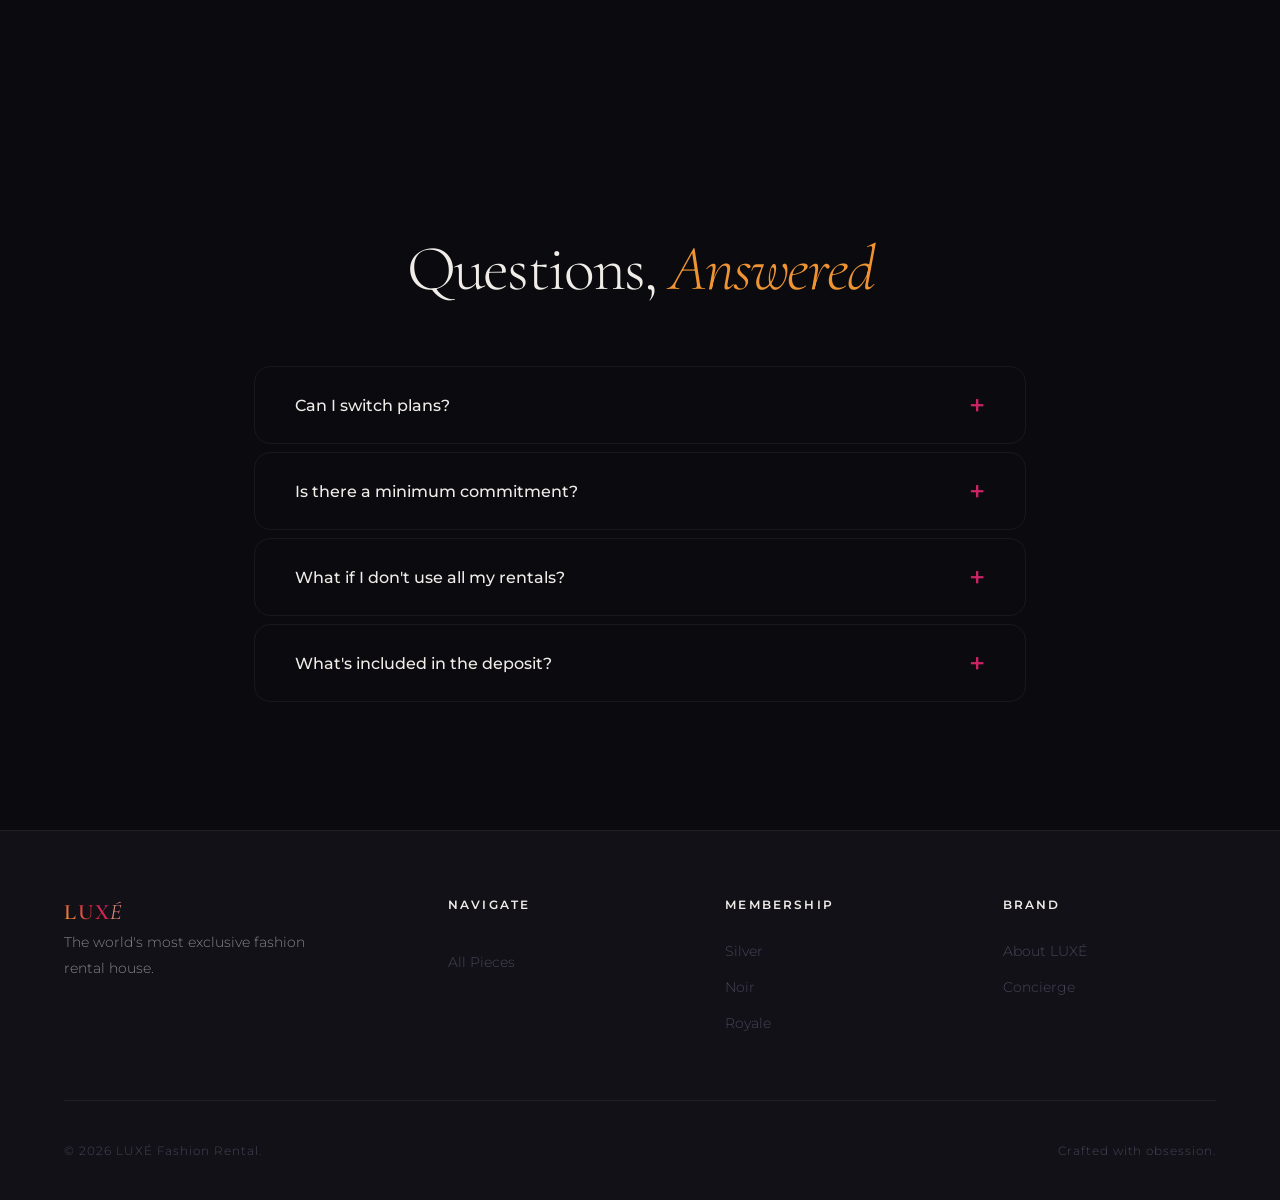
<file: membership.html>
<!DOCTYPE html>
<html lang="en">

<head>
    <meta charset="UTF-8">
    <meta name="viewport" content="width=device-width, initial-scale=1.0">
    <meta name="description"
        content="LUXÉ Membership — Choose your tier: Silver, Noir, or Royale. Unlock priority access to luxury fashion rental.">
    <title>LUXÉ — Membership & Pricing</title>
    <link rel="stylesheet" href="css/variables.css">
    <link rel="stylesheet" href="css/animations.css">
    <link rel="stylesheet" href="css/global.css">
    <link rel="stylesheet" href="css/pages/membership.css">
</head>

<body>

    <div class="cursor-dot"></div>
    <div class="cursor-ring"></div>

    <nav class="site-nav">
        <div class="nav-inner">
            <a href="index.html" class="nav-logo">LUX<span>É</span></a>
            <div class="nav-links">
                <a href="index.html">Home</a><a href="products.html">Pieces</a>
                <a href="lookbook.html">Lookbook</a><a href="how-it-works.html">How It Works</a><a
                    href="membership.html" class="active">Membership</a>
                <a href="about.html">About</a><a href="contact.html">Concierge</a>
            </div>
            <div class="nav-cta">
                <button class="nav-hamburger" id="nav-hamburger"><span></span><span></span><span></span></button>
            </div>
        </div>
    </nav>
    <div class="nav-drawer" id="nav-drawer">
        <a href="index.html">Home</a><a href="products.html">Pieces</a>
        <a href="lookbook.html">Lookbook</a><a href="how-it-works.html">How It Works</a><a
            href="membership.html">Membership</a>
        <a href="about.html">About</a><a href="contact.html">Concierge</a>
    </div>

    <main>
        <!-- Hero -->
        <section class="mem-hero">
            <div class="mem-hero-glow"></div>
            <div class="container mem-hero-content">
                <div class="anim-fade-up">
                    <span class="section-label">Elite Access</span>
                    <h1 class="page-hero-title"
                        style="font-family:var(--font-display);font-size:clamp(var(--fs-3xl),7vw,var(--fs-5xl));font-weight:300;letter-spacing:-.03em;line-height:1">
                        Unlock <em>Unlimited</em> Luxury</h1>
                    <p
                        style="color:var(--clr-text-secondary);font-size:var(--fs-md);margin-top:var(--space-md);max-width:50ch">
                        Three tiers. One obsession — making extraordinary fashion available to those who truly deserve
                        it.</p>
                </div>
            </div>
        </section>

        <!-- Billing Toggle -->
        <section class="section mem-section">
            <div class="container">
                <div class="billing-toggle anim-fade-up">
                    <span>Monthly</span>
                    <button class="toggle-btn" id="billing-toggle" aria-label="Toggle billing">
                        <div class="toggle-knob"></div>
                    </button>
                    <span>Annual <span class="tag tag-gold" style="margin-left:.25rem">Save 20%</span></span>
                </div>

                <div class="tier-grid">
                    <!-- Silver -->
                    <div class="tier-card anim-fade-up" data-delay="0" data-tier="silver">
                        <div class="tier-top">
                            <div class="tier-icon silver-icon">◇</div>
                            <h3 class="tier-name">Silver</h3>
                            <p class="tier-tagline">Begin the journey</p>
                        </div>
                        <div class="tier-price-wrap">
                            <span class="tier-price-num num-anim" data-monthly="4999" data-annual="3999">₹4,999</span>
                            <span class="tier-price-per">/month</span>
                        </div>
                        <ul class="tier-features">
                            <li><svg width="14" height="14" viewBox="0 0 24 24" fill="none" stroke="currentColor"
                                    stroke-width="2.5">
                                    <polyline points="20 6 9 17 4 12" />
                                </svg> 2 rentals per month</li>
                            <li><svg width="14" height="14" viewBox="0 0 24 24" fill="none" stroke="currentColor"
                                    stroke-width="2.5">
                                    <polyline points="20 6 9 17 4 12" />
                                </svg> Standard delivery (48h)</li>
                            <li><svg width="14" height="14" viewBox="0 0 24 24" fill="none" stroke="currentColor"
                                    stroke-width="2.5">
                                    <polyline points="20 6 9 17 4 12" />
                                </svg> 7-day rental periods</li>
                            <li><svg width="14" height="14" viewBox="0 0 24 24" fill="none" stroke="currentColor"
                                    stroke-width="2.5">
                                    <polyline points="20 6 9 17 4 12" />
                                </svg> Access to Silver collection</li>
                            <li class="tier-feat-no"><svg width="14" height="14" viewBox="0 0 24 24" fill="none"
                                    stroke="currentColor" stroke-width="2.5">
                                    <line x1="18" y1="6" x2="6" y2="18" />
                                    <line x1="6" y1="6" x2="18" y2="18" />
                                </svg> Priority access</li>
                            <li class="tier-feat-no"><svg width="14" height="14" viewBox="0 0 24 24" fill="none"
                                    stroke="currentColor" stroke-width="2.5">
                                    <line x1="18" y1="6" x2="6" y2="18" />
                                    <line x1="6" y1="6" x2="18" y2="18" />
                                </svg> Personal stylist</li>
                            <li class="tier-feat-no"><svg width="14" height="14" viewBox="0 0 24 24" fill="none"
                                    stroke="currentColor" stroke-width="2.5">
                                    <line x1="18" y1="6" x2="6" y2="18" />
                                    <line x1="6" y1="6" x2="18" y2="18" />
                                </svg> Couture access</li>
                        </ul>
                        <a href="#" class="btn btn-ghost tier-cta">Select Silver</a>
                    </div>

                    <!-- Noir (Featured) -->
                    <div class="tier-card featured anim-fade-up" data-delay="120" data-tier="noir">
                        <div class="tier-popular-badge">Most Loved</div>
                        <div class="tier-top">
                            <div class="tier-icon noir-icon">✦</div>
                            <h3 class="tier-name">Noir</h3>
                            <p class="tier-tagline">Fashion as a lifestyle</p>
                        </div>
                        <div class="tier-price-wrap">
                            <span class="tier-price-num num-anim" data-monthly="9999" data-annual="7999">₹9,999</span>
                            <span class="tier-price-per">/month</span>
                        </div>
                        <ul class="tier-features">
                            <li><svg width="14" height="14" viewBox="0 0 24 24" fill="none" stroke="currentColor"
                                    stroke-width="2.5">
                                    <polyline points="20 6 9 17 4 12" />
                                </svg> 5 rentals per month</li>
                            <li><svg width="14" height="14" viewBox="0 0 24 24" fill="none" stroke="currentColor"
                                    stroke-width="2.5">
                                    <polyline points="20 6 9 17 4 12" />
                                </svg> Express delivery (24h)</li>
                            <li><svg width="14" height="14" viewBox="0 0 24 24" fill="none" stroke="currentColor"
                                    stroke-width="2.5">
                                    <polyline points="20 6 9 17 4 12" />
                                </svg> 14-day rental periods</li>
                            <li><svg width="14" height="14" viewBox="0 0 24 24" fill="none" stroke="currentColor"
                                    stroke-width="2.5">
                                    <polyline points="20 6 9 17 4 12" />
                                </svg> Full collection access</li>
                            <li><svg width="14" height="14" viewBox="0 0 24 24" fill="none" stroke="currentColor"
                                    stroke-width="2.5">
                                    <polyline points="20 6 9 17 4 12" />
                                </svg> Priority access</li>
                            <li><svg width="14" height="14" viewBox="0 0 24 24" fill="none" stroke="currentColor"
                                    stroke-width="2.5">
                                    <polyline points="20 6 9 17 4 12" />
                                </svg> Personal styling tips</li>
                            <li class="tier-feat-no"><svg width="14" height="14" viewBox="0 0 24 24" fill="none"
                                    stroke="currentColor" stroke-width="2.5">
                                    <line x1="18" y1="6" x2="6" y2="18" />
                                    <line x1="6" y1="6" x2="18" y2="18" />
                                </svg> Dedicated stylist</li>
                        </ul>
                        <a href="#" class="btn btn-primary btn-ripple tier-cta">Select Noir</a>
                    </div>

                    <!-- Royale -->
                    <div class="tier-card royale-card anim-fade-up" data-delay="240" data-tier="royale">
                        <div class="tier-top">
                            <div class="tier-icon royale-icon">♛</div>
                            <h3 class="tier-name">Royale</h3>
                            <p class="tier-tagline">The pinnacle of access</p>
                        </div>
                        <div class="tier-price-wrap">
                            <span class="tier-price-num num-anim" data-monthly="19999"
                                data-annual="15999">₹19,999</span>
                            <span class="tier-price-per">/month</span>
                        </div>
                        <ul class="tier-features">
                            <li><svg width="14" height="14" viewBox="0 0 24 24" fill="none" stroke="currentColor"
                                    stroke-width="2.5">
                                    <polyline points="20 6 9 17 4 12" />
                                </svg> Unlimited rentals</li>
                            <li><svg width="14" height="14" viewBox="0 0 24 24" fill="none" stroke="currentColor"
                                    stroke-width="2.5">
                                    <polyline points="20 6 9 17 4 12" />
                                </svg> Same-day luxury delivery</li>
                            <li><svg width="14" height="14" viewBox="0 0 24 24" fill="none" stroke="currentColor"
                                    stroke-width="2.5">
                                    <polyline points="20 6 9 17 4 12" />
                                </svg> Unlimited rental period</li>
                            <li><svg width="14" height="14" viewBox="0 0 24 24" fill="none" stroke="currentColor"
                                    stroke-width="2.5">
                                    <polyline points="20 6 9 17 4 12" />
                                </svg> Couture-only access</li>
                            <li><svg width="14" height="14" viewBox="0 0 24 24" fill="none" stroke="currentColor"
                                    stroke-width="2.5">
                                    <polyline points="20 6 9 17 4 12" />
                                </svg> First priority — always</li>
                            <li><svg width="14" height="14" viewBox="0 0 24 24" fill="none" stroke="currentColor"
                                    stroke-width="2.5">
                                    <polyline points="20 6 9 17 4 12" />
                                </svg> Dedicated personal stylist</li>
                            <li><svg width="14" height="14" viewBox="0 0 24 24" fill="none" stroke="currentColor"
                                    stroke-width="2.5">
                                    <polyline points="20 6 9 17 4 12" />
                                </svg> Private runway previews</li>
                        </ul>
                        <a href="#" class="btn btn-outline tier-cta royale-btn">Select Royale</a>
                    </div>
                </div>

                <!-- Comparison Note -->
                <p class="comparison-note anim-fade-up">All plans include free return shipping, cleaning & restoration,
                    and access to the member dashboard. No hidden fees, ever.</p>
            </div>
        </section>

        <!-- FAQ -->
        <section class="section mem-faq">
            <div class="container container--narrow">
                <h2 class="section-title text-center anim-fade-up">Questions, <em>Answered</em></h2>
                <div class="faq-list" id="faq-list">
                    <div class="faq-item anim-fade-up" data-delay="0">
                        <button class="faq-q">Can I switch plans? <span class="faq-icon">+</span></button>
                        <div class="faq-a">
                            <p>Yes. You can upgrade or downgrade your plan at any time. Changes take effect at the start
                                of the next billing cycle.</p>
                        </div>
                    </div>
                    <div class="faq-item anim-fade-up" data-delay="80">
                        <button class="faq-q">Is there a minimum commitment? <span class="faq-icon">+</span></button>
                        <div class="faq-a">
                            <p>No. All plans are month-to-month by default. Choose annual billing to save 20%.</p>
                        </div>
                    </div>
                    <div class="faq-item anim-fade-up" data-delay="160">
                        <button class="faq-q">What if I don't use all my rentals? <span
                                class="faq-icon">+</span></button>
                        <div class="faq-a">
                            <p>Silver and Noir rentals do not roll over. Royale members have unlimited access, so this
                                doesn't apply.</p>
                        </div>
                    </div>
                    <div class="faq-item anim-fade-up" data-delay="240">
                        <button class="faq-q">What's included in the deposit? <span class="faq-icon">+</span></button>
                        <div class="faq-a">
                            <p>A refundable security deposit is held per rental. It's fully returned within 3 business
                                days of the piece's return in good condition. Royale members have reduced deposit
                                requirements.</p>
                        </div>
                    </div>
                </div>
            </div>
        </section>
    </main>

    <footer class="site-footer">
        <div class="container">
            <div class="footer-grid">
                <div class="footer-brand"><a href="index.html" class="nav-logo">LUX<span>É</span></a>
                    <p>The world's most exclusive fashion rental house.</p>
                </div>
                <div class="footer-col">
                    <h5>Navigate</h5>
                    <ul>
                        <li></li>
                        <li><a href="products.html">All Pieces</a></li>
                    </ul>
                </div>
                <div class="footer-col">
                    <h5>Membership</h5>
                    <ul>
                        <li><a href="membership.html">Silver</a></li>
                        <li><a href="membership.html">Noir</a></li>
                        <li><a href="membership.html">Royale</a></li>
                    </ul>
                </div>
                <div class="footer-col">
                    <h5>Brand</h5>
                    <ul>
                        <li><a href="about.html">About LUXÉ</a></li>
                        <li><a href="contact.html">Concierge</a></li>
                    </ul>
                </div>
            </div>
            <div class="footer-bottom">
                <p>© 2026 LUXÉ Fashion Rental.</p>
                <p>Crafted with obsession.</p>
            </div>
        </div>
    </footer>

    <script src="js/core.js"></script>
    <script>
        document.addEventListener('DOMContentLoaded', () => {
            // Billing toggle
            let isAnnual = false;
            const toggle = document.getElementById('billing-toggle');
            const prices = document.querySelectorAll('.tier-price-num');
            toggle.addEventListener('click', () => {
                isAnnual = !isAnnual;
                toggle.classList.toggle('active', isAnnual);
                prices.forEach(p => {
                    const val = isAnnual ? parseInt(p.dataset.annual) : parseInt(p.dataset.monthly);
                    p.textContent = '₹' + val.toLocaleString();
                });
            });

            // FAQ accordion
            document.querySelectorAll('.faq-q').forEach(btn => {
                btn.addEventListener('click', function () {
                    const item = this.closest('.faq-item');
                    const isOpen = item.classList.contains('open');
                    document.querySelectorAll('.faq-item').forEach(i => i.classList.remove('open'));
                    if (!isOpen) item.classList.add('open');
                });
            });

            // Tier hover spotlight
            document.querySelectorAll('.tier-card').forEach(card => {
                card.addEventListener('mousemove', e => {
                    const rect = card.getBoundingClientRect();
                    const x = ((e.clientX - rect.left) / rect.width) * 100;
                    const y = ((e.clientY - rect.top) / rect.height) * 100;
                    card.style.setProperty('--mx', x + '%');
                    card.style.setProperty('--my', y + '%');
                });
            });
        });
    </script>
</body>

</html>
</file>
<file: css/variables.css>
/* ============================================================
   LUXURY FASHION RENTAL — CSS CUSTOM PROPERTIES (DESIGN TOKENS)
   ============================================================ */

:root {
  /* ── Core Brand Colors (Instagram Default) ── */
  --clr-black: #0B0B0F;
  --clr-black-mid: #111117;
  --clr-black-light: #1A1A23;
  --clr-black-glass: rgba(11, 11, 15, .75);

  --clr-crimson: #e1306c;
  --clr-crimson-glow: #f09433;
  --clr-crimson-dim: rgba(225, 48, 108, .18);

  --clr-purple: #bc1888;
  --clr-purple-glow: #cc2366;
  --clr-purple-dim: rgba(188, 24, 136, .20);

  --clr-gold: #f09433;
  --clr-gold-light: #ffc837;
  --clr-rose: #dc2743;

  /* ── Text ── */
  --clr-text-primary: #F0ECE8;
  --clr-text-secondary: #8A8490;
  --clr-text-dim: #4A4458;

  /* ── Gradients ── */
  --grad-hero:
    radial-gradient(ellipse 80% 60% at 50% 0%, rgba(220, 39, 67, .35) 0%, transparent 70%),
    radial-gradient(ellipse 60% 50% at 85% 80%, rgba(240, 148, 51, .30) 0%, transparent 60%),
    linear-gradient(180deg, #0B0B0F 0%, #0d0b14 100%);

  --grad-card:
    linear-gradient(145deg, rgba(255, 255, 255, .03) 0%, rgba(255, 255, 255, 0) 100%);

  --grad-crimson:
    linear-gradient(45deg, #f09433 0%, #e6683c 25%, #dc2743 50%, #cc2366 75%, #bc1888 100%);

  --grad-gold:
    linear-gradient(135deg, #f09433 0%, #dc2743 100%);

  --grad-glow-red: 0 0 40px rgba(225, 48, 108, .45), 0 0 80px rgba(240, 148, 51, .20);
  --grad-glow-purple: 0 0 40px rgba(188, 24, 136, .45), 0 0 80px rgba(204, 35, 102, .20);
  --grad-glow-gold: 0 0 30px rgba(240, 148, 51, .35);

  /* ── Typography ── */
  --font-display: 'Cormorant Garamond', 'Georgia', serif;
  --font-sans: 'Montserrat', 'Helvetica Neue', sans-serif;
  --font-italic: 'Cormorant Garamond', serif;

  --fs-2xs: 0.625rem;
  --fs-xs: 0.75rem;
  --fs-sm: 0.875rem;
  --fs-base: 1rem;
  --fs-md: 1.125rem;
  --fs-lg: 1.375rem;
  --fs-xl: 1.75rem;
  --fs-2xl: 2.25rem;
  --fs-3xl: 3rem;
  --fs-4xl: 4rem;
  --fs-5xl: 5.5rem;
  --fs-6xl: 7.5rem;

  --fw-light: 300;
  --fw-regular: 400;
  --fw-medium: 500;
  --fw-semibold: 600;
  --fw-bold: 700;

  --lh-tight: 1.05;
  --lh-snug: 1.25;
  --lh-base: 1.6;
  --lh-loose: 1.85;

  --ls-tight: -0.03em;
  --ls-normal: 0em;
  --ls-wide: 0.08em;
  --ls-wider: 0.14em;
  --ls-widest: 0.25em;
  --ls-caps: 0.18em;

  /* ── Spacing ── */
  --space-xs: 0.5rem;
  --space-sm: 1rem;
  --space-md: 1.5rem;
  --space-lg: 2.5rem;
  --space-xl: 4rem;
  --space-2xl: 6rem;
  --space-3xl: 9rem;

  /* ── Borders ── */
  --radius-sm: 4px;
  --radius-md: 8px;
  --radius-lg: 16px;
  --radius-pill: 999px;

  --border-dim: 1px solid rgba(255, 255, 255, .06);
  --border-accent: 1px solid rgba(240, 148, 51, .25);
  --border-strong: 1px solid rgba(255, 255, 255, .14);

  /* ── Easing ── */
  --ease-luxury: cubic-bezier(.16, 1, .3, 1);
  --ease-in-expo: cubic-bezier(.95, .05, .795, .035);
  --ease-out-expo: cubic-bezier(.19, 1, .22, 1);
  --ease-out-quad: cubic-bezier(.25, .46, .45, .94);
  --ease-spring: cubic-bezier(.34, 1.56, .64, 1);

  /* ── Transitions ── */
  --tr-fast: 150ms var(--ease-out-quad);
  --tr-normal: 350ms var(--ease-luxury);
  --tr-slow: 700ms var(--ease-luxury);
  --tr-cinematic: 1100ms var(--ease-out-expo);

  /* ── Layout ── */
  --nav-h: 76px;
  --max-w: 1440px;
  --max-w-narrow: 900px;
  --max-w-wide: 1600px;

  /* ── Z-layers ── */
  --z-base: 0;
  --z-raised: 10;
  --z-overlay: 100;
  --z-nav: 200;
  --z-cursor: 900;
  --z-modal: 999;
}
</file>
<file: css/animations.css>
/* ============================================================
   LUXURY FASHION RENTAL — KEYFRAMES & ANIMATION LIBRARY
   ============================================================ */

/* ── Text Reveal: Mask Lift ── */
@keyframes maskLift {
    0% {
        transform: translateY(105%);
        opacity: 0;
    }

    100% {
        transform: translateY(0);
        opacity: 1;
    }
}

/* ── Cinematic Fade ── */
@keyframes cineFade {
    0% {
        opacity: 0;
        filter: blur(8px);
    }

    100% {
        opacity: 1;
        filter: blur(0);
    }
}

/* ── Slide Up Reveal ── */
@keyframes slideUp {
    0% {
        transform: translateY(60px);
        opacity: 0;
    }

    100% {
        transform: translateY(0);
        opacity: 1;
    }
}

/* ── Slide Right ── */
@keyframes slideRight {
    0% {
        transform: translateX(-60px);
        opacity: 0;
    }

    100% {
        transform: translateX(0);
        opacity: 1;
    }
}

/* ── Slide Left ── */
@keyframes slideLeft {
    0% {
        transform: translateX(60px);
        opacity: 0;
    }

    100% {
        transform: translateX(0);
        opacity: 1;
    }
}

/* ── Scale In ── */
@keyframes scaleIn {
    0% {
        transform: scale(.88);
        opacity: 0;
    }

    100% {
        transform: scale(1);
        opacity: 1;
    }
}

/* ── Gradient Breath (hero bg) ── */
@keyframes gradBreath {

    0%,
    100% {
        background-position: 0% 50%;
    }

    50% {
        background-position: 100% 50%;
    }
}

/* ── Glow Pulse ── */
@keyframes glowPulse {

    0%,
    100% {
        box-shadow: 0 0 20px rgba(194, 26, 56, .4);
    }

    50% {
        box-shadow: 0 0 50px rgba(194, 26, 56, .8), 0 0 100px rgba(194, 26, 56, .3);
    }
}

/* ── Gold Glow Pulse ── */
@keyframes goldPulse {

    0%,
    100% {
        box-shadow: 0 0 20px rgba(201, 169, 110, .3);
    }

    50% {
        box-shadow: 0 0 50px rgba(201, 169, 110, .6), 0 0 80px rgba(201, 169, 110, .2);
    }
}

/* ── Cursor Ring Scale ── */
@keyframes cursorEnter {
    0% {
        transform: translate(-50%, -50%) scale(0);
        opacity: 0;
    }

    100% {
        transform: translate(-50%, -50%) scale(1);
        opacity: 1;
    }
}

/* ── Marquee Scroll ── */
@keyframes marqueeScroll {
    0% {
        transform: translateX(0);
    }

    100% {
        transform: translateX(-50%);
    }
}

/* ── Line Draw ── */
@keyframes lineDraw {
    0% {
        transform: scaleX(0);
    }

    100% {
        transform: scaleX(1);
    }
}

/* ── Spin ── */
@keyframes spin {
    to {
        transform: rotate(360deg);
    }
}

/* ── Float ── */
@keyframes float {

    0%,
    100% {
        transform: translateY(0);
    }

    50% {
        transform: translateY(-12px);
    }
}

/* ── Image Mask Reveal ── */
@keyframes maskReveal {
    0% {
        clip-path: inset(0 100% 0 0);
    }

    100% {
        clip-path: inset(0 0% 0 0);
    }
}

/* ── Shimmer ── */
@keyframes shimmer {
    0% {
        background-position: -200% 0;
    }

    100% {
        background-position: 200% 0;
    }
}

/* ── Ripple ── */
@keyframes ripple {
    0% {
        transform: scale(0);
        opacity: .6;
    }

    100% {
        transform: scale(4);
        opacity: 0;
    }
}

/* ── Steps Timeline ── */
@keyframes progressLine {
    0% {
        width: 0;
    }

    100% {
        width: 100%;
    }
}

/* ── Number count ── */
@keyframes fadeCount {
    0% {
        opacity: 0;
        transform: translateY(20px);
    }

    100% {
        opacity: 1;
        transform: translateY(0);
    }
}

/* ── Page overlay wipe out ── */
@keyframes wipeOut {
    0% {
        transform: translateX(0);
    }

    100% {
        transform: translateX(100%);
    }
}

/* ── Page overlay wipe in ── */
@keyframes wipeIn {
    0% {
        transform: translateX(-100%);
    }

    100% {
        transform: translateX(0);
    }
}

/* ── Success checkmark ── */
@keyframes checkDraw {
    0% {
        stroke-dashoffset: 60;
    }

    100% {
        stroke-dashoffset: 0;
    }
}

/* ── Stagger helper utilities (used with JS delay) ── */
.anim-fade-up {
    opacity: 0;
    transform: translateY(50px);
    transition: opacity .8s var(--ease-luxury), transform .8s var(--ease-luxury);
}

.anim-fade-up.in-view {
    opacity: 1;
    transform: translateY(0);
}

.anim-fade-left {
    opacity: 0;
    transform: translateX(-50px);
    transition: opacity .8s var(--ease-luxury), transform .8s var(--ease-luxury);
}

.anim-fade-left.in-view {
    opacity: 1;
    transform: translateX(0);
}

.anim-fade-right {
    opacity: 0;
    transform: translateX(50px);
    transition: opacity .8s var(--ease-luxury), transform .8s var(--ease-luxury);
}

.anim-fade-right.in-view {
    opacity: 1;
    transform: translateX(0);
}

.anim-scale {
    opacity: 0;
    transform: scale(.92);
    transition: opacity .9s var(--ease-luxury), transform .9s var(--ease-luxury);
}

.anim-scale.in-view {
    opacity: 1;
    transform: scale(1);
}

.anim-mask {
    clip-path: inset(0 100% 0 0);
    transition: clip-path 1s var(--ease-out-expo);
}

.anim-mask.in-view {
    clip-path: inset(0 0% 0 0);
}

/* ── Toast Slide Up ── */
@keyframes toastIn {
    0% {
        transform: translate(-50%, 0);
        opacity: 0;
    }

    100% {
        transform: translate(-50%, -4rem);
        opacity: 1;
    }
}

@keyframes toastOut {
    0% {
        transform: translate(-50%, -4rem);
        opacity: 1;
    }

    100% {
        transform: translate(-50%, 0);
        opacity: 0;
    }
}

/* ── Card Shimmer Sweep ── */
@keyframes cardShimmer {
    0% {
        background-position: -200% 0;
    }

    100% {
        background-position: 200% 0;
    }
}

/* ── Sparkle Float ── */
@keyframes sparkleDrift {
    0% {
        transform: translateY(0) scale(1);
        opacity: 0;
    }

    20% {
        opacity: 1;
    }

    80% {
        opacity: .6;
    }

    100% {
        transform: translateY(-120px) scale(.4);
        opacity: 0;
    }
}

/* ── Border Glow Rotate ── */
@keyframes borderGlowRotate {
    0% {
        filter: hue-rotate(0deg);
    }

    100% {
        filter: hue-rotate(360deg);
    }
}

/* ── Premium Border Draw ── */
.anim-border-draw {
    position: relative;
    border: 1px solid transparent !important;
}

.card-border-line {
    position: absolute;
    background: var(--grad-crimson);
    transition: width 0.6s var(--ease-luxury), height 0.6s var(--ease-luxury), opacity 0.3s ease;
    z-index: 100;
    opacity: 0;
    pointer-events: none;
    box-shadow: 0 0 10px var(--clr-crimson-dim);
}

.card-border-line.top {
    top: -1px;
    left: -1px;
    width: 0;
    height: 3px;
}

.card-border-line.right {
    top: -1px;
    right: -1px;
    width: 3px;
    height: 0;
}

.card-border-line.bottom {
    bottom: -1px;
    right: -1px;
    width: 0;
    height: 3px;
}

.card-border-line.left {
    bottom: -1px;
    left: -1px;
    width: 3px;
    height: 0;
}

.anim-border-draw.in-view .card-border-line {
    opacity: 1;
}

.anim-border-draw.in-view .card-border-line.top {
    width: calc(100% + 2px);
    transition-delay: 0.1s;
}

.anim-border-draw.in-view .card-border-line.right {
    height: calc(100% + 2px);
    transition-delay: 0.5s;
}

.anim-border-draw.in-view .card-border-line.bottom {
    width: calc(100% + 2px);
    transition-delay: 0.9s;
}

.anim-border-draw.in-view .card-border-line.left {
    height: calc(100% + 2px);
    transition-delay: 1.3s;
}

/* ── Floating Label ── */
@keyframes floatLabel {

    0%,
    100% {
        transform: translateY(0);
    }

    50% {
        transform: translateY(-6px);
    }
}
</file>
<file: css/global.css>
/* ============================================================
   LUXURY FASHION RENTAL — GLOBAL STYLES
   ============================================================ */
@import url('https://fonts.googleapis.com/css2?family=Cormorant+Garamond:ital,wght@0,300;0,400;0,500;0,600;0,700;1,300;1,400;1,500&family=Montserrat:wght@300;400;500;600;700&display=swap');

/* ── Reset & Base ── */
*,
*::before,
*::after {
    box-sizing: border-box;
    margin: 0;
    padding: 0;
}

html {
    font-size: 16px;
    scroll-behavior: smooth;
    overflow-x: hidden;
}

body {
    background-color: var(--clr-black);
    color: var(--clr-text-primary);
    font-family: var(--font-sans);
    font-weight: var(--fw-light);
    font-size: var(--fs-base);
    line-height: var(--lh-base);
    overflow-x: hidden;
    -webkit-font-smoothing: antialiased;
    -moz-osx-font-smoothing: grayscale;
}

img,
video {
    display: block;
    max-width: 100%;
}

a {
    color: inherit;
    text-decoration: none;
}

ul,
ol {
    list-style: none;
}

button {
    background: none;
    border: none;
    cursor: none;
    font-family: inherit;
}

input,
textarea,
select {
    font-family: inherit;
}

/* ── Scrollbar ── */
::-webkit-scrollbar {
    width: 5px;
}

::-webkit-scrollbar-track {
    background: var(--clr-black);
}

::-webkit-scrollbar-thumb {
    background: var(--clr-crimson);
    border-radius: 999px;
}

/* ── Selection ── */
::selection {
    background: rgba(194, 26, 56, .35);
    color: var(--clr-text-primary);
}

/* ── Custom Cursor ── */
.cursor-dot {
    position: fixed;
    top: 0;
    left: 0;
    width: 8px;
    height: 8px;
    border-radius: 50%;
    background: var(--clr-crimson-glow);
    pointer-events: none;
    z-index: var(--z-cursor);
    transform: translate(-50%, -50%);
    transition: transform .1s, background .3s;
    mix-blend-mode: screen;
}

.cursor-ring {
    position: fixed;
    top: 0;
    left: 0;
    width: 38px;
    height: 38px;
    border-radius: 50%;
    border: 1.5px solid rgba(201, 169, 110, .55);
    pointer-events: none;
    z-index: var(--z-cursor);
    transform: translate(-50%, -50%);
    transition: transform .18s var(--ease-out-quad), width .35s var(--ease-luxury), height .35s var(--ease-luxury), border-color .35s;
    animation: cursorEnter .5s var(--ease-spring) forwards;
}

.cursor-ring.hovering {
    width: 60px;
    height: 60px;
    border-color: var(--clr-gold);
    background: rgba(201, 169, 110, .07);
}

/* ── Page Transition Overlay ── */
.page-overlay {
    position: fixed;
    inset: 0;
    background: var(--clr-black);
    z-index: var(--z-modal);
    pointer-events: none;
    transform: translateX(-100%);
}

.page-overlay.entering {
    animation: wipeIn .55s var(--ease-in-expo) forwards;
}

.page-overlay.leaving {
    animation: wipeOut .55s var(--ease-out-expo) .55s forwards;
}

/* ── Container ── */
.container {
    width: 100%;
    max-width: var(--max-w);
    margin-inline: auto;
    padding-inline: clamp(1.25rem, 5vw, 4rem);
}

.container--narrow {
    max-width: var(--max-w-narrow);
}

.container--wide {
    max-width: var(--max-w-wide);
}

/* ── Section ── */
.section {
    padding-block: clamp(var(--space-xl), 10vw, var(--space-3xl));
}

/* ── NAV ── */
.site-nav {
    position: fixed;
    top: 0;
    left: 0;
    right: 0;
    height: var(--nav-h);
    z-index: var(--z-nav);
    display: flex;
    align-items: center;
    transition: background .5s var(--ease-luxury), transform .4s var(--ease-luxury);
}

.site-nav.scrolled {
    background: rgba(11, 11, 15, .92);
    backdrop-filter: blur(20px);
    border-bottom: var(--border-dim);
}

.site-nav.hide {
    transform: translateY(-100%);
}

.nav-inner {
    display: flex;
    align-items: center;
    justify-content: space-between;
    width: 100%;
    max-width: var(--max-w);
    margin-inline: auto;
    padding-inline: clamp(1.25rem, 5vw, 4rem);
}

.nav-logo {
    font-family: var(--font-display);
    font-size: var(--fs-xl);
    font-weight: var(--fw-semibold);
    letter-spacing: var(--ls-wide);
    background: var(--grad-crimson);
    -webkit-background-clip: text;
    background-clip: text;
    -webkit-text-fill-color: transparent;
    cursor: none;
}

.nav-logo span {
    font-style: italic;
    font-weight: var(--fw-light);
    -webkit-text-fill-color: rgba(201, 169, 110, .85);
}

.nav-links {
    display: flex;
    align-items: center;
    gap: var(--space-lg);
}

.nav-links a {
    font-size: var(--fs-xs);
    font-weight: var(--fw-medium);
    letter-spacing: var(--ls-caps);
    text-transform: uppercase;
    color: var(--clr-text-secondary);
    position: relative;
    padding-block: .25rem;
    transition: color var(--tr-normal);
}

.nav-links a::after {
    content: '';
    position: absolute;
    bottom: 0;
    left: 0;
    width: 0;
    height: 1px;
    background: var(--grad-crimson);
    transition: width var(--tr-normal);
}

.nav-links a:hover,
.nav-links a.active {
    color: var(--clr-text-primary);
}

.nav-links a:hover::after,
.nav-links a.active::after {
    width: 100%;
}

.nav-cta {
    display: flex;
    align-items: center;
    gap: var(--space-sm);
}

/* Hamburger */
.nav-hamburger {
    display: none;
    flex-direction: column;
    gap: 5px;
    padding: .5rem;
    cursor: none;
}

.nav-hamburger span {
    display: block;
    width: 26px;
    height: 1.5px;
    background: var(--clr-text-primary);
    transition: var(--tr-normal);
    transform-origin: center;
}

.nav-hamburger.open span:nth-child(1) {
    transform: translateY(6.5px) rotate(45deg);
}

.nav-hamburger.open span:nth-child(2) {
    opacity: 0;
    transform: scaleX(0);
}

.nav-hamburger.open span:nth-child(3) {
    transform: translateY(-6.5px) rotate(-45deg);
}

/* Mobile nav drawer */
.nav-drawer {
    position: fixed;
    top: var(--nav-h);
    right: 0;
    width: min(340px, 88vw);
    height: calc(100vh - var(--nav-h));
    background: rgba(11, 11, 15, .97);
    backdrop-filter: blur(32px);
    border-left: var(--border-dim);
    padding: var(--space-xl) var(--space-lg);
    transform: translateX(110%);
    transition: transform .6s var(--ease-luxury);
    z-index: var(--z-nav);
    display: flex;
    flex-direction: column;
    gap: var(--space-md);
}

.nav-drawer.open {
    transform: translateX(0);
}

.nav-drawer a {
    font-family: var(--font-display);
    font-size: var(--fs-2xl);
    font-weight: var(--fw-light);
    letter-spacing: var(--ls-tight);
    color: var(--clr-text-secondary);
    transition: color var(--tr-normal), transform var(--tr-normal);
    display: block;
    transform: translateX(30px);
    opacity: 0;
}

.nav-drawer.open a {
    transform: translateX(0);
    opacity: 1;
}

.nav-drawer.open a:nth-child(1) {
    transition-delay: .05s;
}

.nav-drawer.open a:nth-child(2) {
    transition-delay: .10s;
}

.nav-drawer.open a:nth-child(3) {
    transition-delay: .15s;
}

.nav-drawer.open a:nth-child(4) {
    transition-delay: .20s;
}

.nav-drawer.open a:nth-child(5) {
    transition-delay: .25s;
}

.nav-drawer.open a:nth-child(6) {
    transition-delay: .30s;
}

.nav-drawer.open a:nth-child(7) {
    transition-delay: .35s;
}

.nav-drawer.open a:nth-child(8) {
    transition-delay: .40s;
}

.nav-drawer.open a:nth-child(9) {
    transition-delay: .45s;
}

.nav-drawer.open a:nth-child(10) {
    transition-delay: .50s;
}

.nav-drawer a:hover {
    color: var(--clr-gold);
    transform: translateX(8px);
}

/* ── Buttons ── */
.btn {
    display: inline-flex;
    align-items: center;
    gap: .5rem;
    padding: .75rem 2rem;
    border-radius: var(--radius-pill);
    font-family: var(--font-sans);
    font-size: var(--fs-xs);
    font-weight: var(--fw-semibold);
    letter-spacing: var(--ls-caps);
    text-transform: uppercase;
    transition: var(--tr-normal);
    cursor: none;
    position: relative;
    overflow: hidden;
}

.btn::before {
    content: '';
    position: absolute;
    inset: 0;
    background: rgba(255, 255, 255, .08);
    transform: scaleX(0);
    transform-origin: left;
    transition: transform .4s var(--ease-luxury);
    border-radius: inherit;
}

.btn:hover::before {
    transform: scaleX(1);
}

.btn-primary {
    background: var(--grad-crimson);
    color: #fff;
    box-shadow: 0 4px 24px rgba(225, 48, 108, .35);
}

.btn-primary:hover {
    box-shadow: 0 6px 40px rgba(225, 48, 108, .55);
    transform: translateY(-2px);
}

.btn-outline {
    border: 1.5px solid transparent;
    background: linear-gradient(var(--clr-black-mid), var(--clr-black-mid)) padding-box,
        var(--grad-crimson) border-box;
    color: var(--clr-text-primary);
    padding: .72rem 2rem;
}

.btn-outline:hover {
    background: var(--grad-crimson) border-box;
    color: #fff;
    box-shadow: var(--grad-glow-red);
}

.btn-ghost {
    color: var(--clr-text-secondary);
    border: 1px solid rgba(255, 255, 255, .1);
}

.btn-ghost:hover {
    color: var(--clr-crimson-glow);
    border-color: var(--clr-crimson);
    background: rgba(225, 48, 108, .05);
}

/* Ripple button effect */
.btn-ripple {
    overflow: hidden;
}

.btn-ripple .ripple-wave {
    position: absolute;
    border-radius: 50%;
    background: rgba(255, 255, 255, .3);
    transform: scale(0);
    animation: ripple .6s linear;
    pointer-events: none;
}

/* ── Toast Notification ── */
.luxe-toast {
    position: fixed;
    bottom: 0;
    left: 50%;
    transform: translate(-50%, 0);
    background: rgba(11, 11, 15, .95);
    backdrop-filter: blur(20px);
    border: 1px solid rgba(201, 169, 110, .3);
    padding: 1rem 2rem;
    border-radius: var(--radius-pill);
    z-index: 2000;
    display: flex;
    align-items: center;
    gap: 1rem;
    color: var(--clr-text-primary);
    box-shadow: 0 20px 50px rgba(0, 0, 0, .5);
    opacity: 0;
    pointer-events: none;
}

.luxe-toast.visible {
    animation: toastIn 0.6s var(--ease-luxury) forwards;
    pointer-events: auto;
}

.luxe-toast.hiding {
    animation: toastOut 0.5s var(--ease-luxury) forwards;
}

.luxe-toast .toast-icon {
    width: 24px;
    height: 24px;
    color: var(--clr-gold);
}

/* ── Catchy Animations ── */
.card-shimmer-over {
    position: absolute;
    inset: 0;
    background: linear-gradient(90deg,
            transparent 0%,
            rgba(255, 255, 255, 0.05) 50%,
            transparent 100%);
    background-size: 200% 100%;
    pointer-events: none;
    z-index: 3;
    opacity: 0;
    transition: opacity 0.3s;
}

.product-card:hover .card-shimmer-over {
    opacity: 1;
    animation: cardShimmer 1.5s infinite;
}

.sparkle-container {
    position: absolute;
    inset: 0;
    pointer-events: none;
    z-index: 1;
    overflow: hidden;
}

.sparkle {
    position: absolute;
    width: 2px;
    height: 2px;
    background: var(--clr-gold);
    border-radius: 50%;
    opacity: 0;
}


/* ── Cards ── */
.card {
    background: var(--clr-black-light);
    border: var(--border-dim);
    border-radius: var(--radius-lg);
    overflow: hidden;
    position: relative;
    display: flex;
    flex-direction: column;
    transition: transform var(--tr-normal), box-shadow var(--tr-normal), border-color var(--tr-normal);
}

.card:hover {
    transform: translateY(-8px) scale(1.01);
    border-color: rgba(201, 169, 110, .18);
    box-shadow: 0 24px 60px rgba(0, 0, 0, .5), 0 0 40px rgba(194, 26, 56, .1);
}

.card-img-wrap {
    overflow: hidden;
    position: relative;
    aspect-ratio: 3/4;
    background: var(--clr-black-mid);
}

.card-img-wrap img {
    width: 100%;
    height: 100%;
    object-fit: cover;
    object-position: center top;
    transition: transform .8s var(--ease-luxury);
    display: block;
}

.card:hover .card-img-wrap img {
    transform: scale(1.07);
}

/* ── Shared Product Card Body ── */
.card-overlay {
    position: absolute;
    top: .75rem;
    left: .75rem;
    z-index: 2;
}

.card-avail {
    position: absolute;
    bottom: .75rem;
    right: .75rem;
    display: flex;
    align-items: center;
    gap: .4rem;
    background: rgba(11, 11, 15, .85);
    backdrop-filter: blur(8px);
    padding: .28rem .65rem;
    border-radius: var(--radius-pill);
    font-size: var(--fs-2xs);
    letter-spacing: var(--ls-wide);
    text-transform: uppercase;
    color: var(--clr-text-secondary);
    z-index: 2;
}

.card-body {
    padding: 1.1rem 1.25rem 1.25rem;
    display: flex;
    flex-direction: column;
    gap: .5rem;
    flex: 1;
    /* Expand to fill space */
}

.card-designer {
    display: block;
    font-size: var(--fs-2xs);
    letter-spacing: var(--ls-caps);
    text-transform: uppercase;
    color: var(--clr-text-dim);
}

.card-name {
    font-family: var(--font-display);
    font-size: var(--fs-lg);
    font-weight: var(--fw-light);
    line-height: var(--lh-snug);
    color: var(--clr-text-primary);
}

.card-footer {
    display: flex;
    align-items: center;
    justify-content: space-between;
    margin-top: auto;
    /* Push to bottom */
    padding-top: .5rem;
}

.card-price {
    display: flex;
    align-items: baseline;
    gap: .2rem;
}

.price-num {
    font-size: var(--fs-md);
    font-weight: var(--fw-semibold);
    background: var(--grad-crimson);
    -webkit-background-clip: text;
    background-clip: text;
    -webkit-text-fill-color: transparent;
}

.price-unit {
    font-size: var(--fs-xs);
    color: var(--clr-text-dim);
}

.btn-sm {
    padding: .42rem 1rem;
    font-size: var(--fs-2xs);
    letter-spacing: var(--ls-caps);
}

/* ── Shared Product Grid ── */
.product-grid {
    display: grid;
    grid-template-columns: repeat(4, 1fr);
    gap: 1.25rem;
    margin-top: var(--space-xl);
}

/* ── Shared Collection Card ── */
.collection-card {
    position: relative;
    border-radius: var(--radius-lg);
    overflow: hidden;
    aspect-ratio: 3/4;
    cursor: none;
    display: flex;
    flex-direction: column;
    background: var(--clr-black-mid);
}

.col-img-wrap {
    position: absolute;
    inset: 0;
}

.col-img-wrap img {
    width: 100%;
    height: 100%;
    object-fit: cover;
    object-position: center top;
    transition: transform .8s var(--ease-luxury);
    display: block;
}

.collection-card:hover .col-img-wrap img {
    transform: scale(1.06);
}

.col-overlay {
    position: absolute;
    inset: 0;
    background: linear-gradient(to top, rgba(11, 11, 15, .92) 0%, rgba(11, 11, 15, .4) 50%, rgba(11, 11, 15, .1) 100%);
    transition: opacity .5s;
    z-index: 1;
}

.col-content {
    position: absolute;
    bottom: 0;
    left: 0;
    right: 0;
    padding: 1.5rem;
    z-index: 2;
    display: flex;
    flex-direction: column;
    gap: .4rem;
}

.col-season {
    font-size: var(--fs-xs);
    letter-spacing: var(--ls-caps);
    text-transform: uppercase;
    color: var(--clr-gold);
    display: block;
}

.col-name {
    font-family: var(--font-display);
    font-size: var(--fs-xl);
    font-weight: var(--fw-light);
    line-height: var(--lh-snug);
    color: var(--clr-text-primary);
}

.col-desc {
    font-size: var(--fs-sm);
    color: var(--clr-text-secondary);
    line-height: var(--lh-base);
    opacity: 0;
    transform: translateY(8px);
    transition: opacity .4s, transform .4s;
    max-height: 0;
    overflow: hidden;
}

.collection-card:hover .col-desc {
    opacity: 1;
    transform: translateY(0);
    max-height: 60px;
}

.col-meta {
    display: flex;
    align-items: center;
    justify-content: space-between;
    margin-top: .25rem;
}

.col-meta span {
    font-size: var(--fs-xs);
    color: var(--clr-text-dim);
}

/* ── Shared Collection Grid ── */
.col-grid {
    display: grid;
    grid-template-columns: repeat(3, 1fr);
    gap: 1.25rem;
    margin-top: var(--space-xl);
}

/* ── Page Hero (shared base) ── */
.page-hero {
    position: relative;
    height: 50vh;
    min-height: 380px;
    display: flex;
    align-items: flex-end;
    overflow: hidden;
}

.ph-overlay {
    position: absolute;
    inset: 0;
    background: linear-gradient(180deg, rgba(11, 11, 15, .2) 0%, var(--clr-black) 100%);
}

.ph-content {
    position: relative;
    z-index: 2;
    padding-bottom: var(--space-xl);
    padding-top: calc(var(--nav-h) + 2rem);
    width: 100%;
}

.page-hero-title {
    font-family: var(--font-display);
    font-size: clamp(var(--fs-3xl), 7vw, var(--fs-5xl));
    font-weight: var(--fw-light);
    letter-spacing: var(--ls-tight);
    line-height: 1;
    margin: .5rem 0;
}

.page-hero-title em {
    color: var(--clr-gold);
    font-style: italic;
}

.page-hero-sub {
    color: var(--clr-text-secondary);
    font-size: var(--fs-md);
    margin-top: .5rem;
}

/* ── Shared Filter Bar ── */
.filter-bar {
    display: flex;
    gap: .65rem;
    flex-wrap: wrap;
    justify-content: center;
    margin-bottom: var(--space-xl);
}

@media (max-width: 600px) {
    .filter-bar {
        gap: .5rem;
    }

    .filter-pill {
        flex: 1 1 auto;
        text-align: center;
        min-width: calc(50% - .5rem);
        max-width: calc(50% - .25rem);
    }
}

.filter-pill {
    padding: .5rem 1.35rem;
    border-radius: var(--radius-pill);
    border: 1px solid rgba(255, 255, 255, .12);
    font-size: var(--fs-xs);
    font-weight: var(--fw-semibold);
    letter-spacing: var(--ls-caps);
    text-transform: uppercase;
    color: var(--clr-text-secondary);
    cursor: none;
    transition: var(--tr-normal);
    background: transparent;
}

.filter-pill:hover {
    color: var(--clr-text-primary);
    border-color: rgba(255, 255, 255, .25);
}

.filter-pill.active {
    background: var(--grad-crimson);
    border-color: transparent;
    color: #fff;
    box-shadow: 0 4px 20px rgba(194, 26, 56, .3);
}

/* ── Responsive grids ── */
@media (max-width: 1200px) {
    .product-grid {
        grid-template-columns: repeat(3, 1fr);
    }
}

@media (max-width: 900px) {
    .product-grid {
        grid-template-columns: repeat(2, 1fr);
    }

    .col-grid {
        grid-template-columns: repeat(2, 1fr);
    }
}

@media (max-width: 600px) {
    .product-grid {
        grid-template-columns: repeat(2, 1fr);
        gap: .75rem;
    }

    .col-grid {
        grid-template-columns: 1fr;
    }
}

/* ── Tag / Badge ── */
.tag {
    display: inline-flex;
    align-items: center;
    padding: .2rem .75rem;
    border-radius: var(--radius-pill);
    font-size: var(--fs-2xs);
    font-weight: var(--fw-semibold);
    letter-spacing: var(--ls-caps);
    text-transform: uppercase;
}

.tag-gold {
    background: rgba(201, 169, 110, .12);
    border: 1px solid rgba(201, 169, 110, .3);
    color: var(--clr-gold);
}

.tag-red {
    background: rgba(194, 26, 56, .12);
    border: 1px solid rgba(194, 26, 56, .3);
    color: var(--clr-crimson-glow);
}

.tag-purple {
    background: rgba(91, 45, 142, .12);
    border: 1px solid rgba(91, 45, 142, .3);
    color: var(--clr-purple-glow);
}

/* ── Section Headings ── */
.section-label {
    font-size: var(--fs-xs);
    font-weight: var(--fw-semibold);
    letter-spacing: var(--ls-widest);
    text-transform: uppercase;
    color: var(--clr-crimson-glow);
    margin-bottom: var(--space-sm);
}

.section-title {
    font-family: var(--font-display);
    font-size: clamp(var(--fs-2xl), 5vw, var(--fs-4xl));
    font-weight: var(--fw-light);
    letter-spacing: var(--ls-tight);
    line-height: var(--lh-tight);
    color: var(--clr-text-primary);
}

.section-title em {
    font-style: italic;
    color: var(--clr-gold);
}

.section-desc {
    max-width: 55ch;
    color: var(--clr-text-secondary);
    font-size: var(--fs-md);
    line-height: var(--lh-loose);
    margin-top: var(--space-md);
}

/* Divider line */
.divider {
    height: 1px;
    background: linear-gradient(90deg, transparent, rgba(201, 169, 110, .3), transparent);
    margin-block: var(--space-xl);
}

/* ── Availability Dot ── */
.avail-dot {
    display: inline-block;
    width: 8px;
    height: 8px;
    border-radius: 50%;
}

.avail-dot.available {
    background: #2ECC71;
    box-shadow: 0 0 8px #2ECC71, 0 0 20px rgba(46, 204, 113, .4);
    animation: glowPulse 2s ease-in-out infinite;
}

.avail-dot.limited {
    background: var(--clr-gold);
    box-shadow: 0 0 8px var(--clr-gold), 0 0 20px rgba(201, 169, 110, .4);
}

.avail-dot.unavailable {
    background: var(--clr-crimson);
    box-shadow: 0 0 8px var(--clr-crimson);
}

/* ── FOOTER ── */
.site-footer {
    background: var(--clr-black-mid);
    border-top: var(--border-dim);
    padding-block: var(--space-xl) var(--space-lg);
}

.footer-grid {
    display: grid;
    grid-template-columns: 1.5fr repeat(3, 1fr);
    gap: var(--space-xl);
    margin-bottom: var(--space-xl);
}

.footer-brand .nav-logo {
    font-size: var(--fs-lg);
    margin-bottom: var(--space-sm);
}

.footer-brand p {
    font-size: var(--fs-sm);
    color: var(--clr-text-secondary);
    line-height: var(--lh-loose);
    max-width: 28ch;
}

.footer-col h5 {
    font-size: var(--fs-xs);
    font-weight: var(--fw-semibold);
    letter-spacing: var(--ls-caps);
    text-transform: uppercase;
    color: var(--clr-text-primary);
    margin-bottom: var(--space-md);
}

.footer-col ul {
    display: flex;
    flex-direction: column;
    gap: .65rem;
}

.footer-col a {
    font-size: var(--fs-sm);
    color: var(--clr-text-dim);
    transition: color var(--tr-fast);
}

.footer-col a:hover {
    color: var(--clr-gold);
}

.footer-bottom {
    display: flex;
    align-items: center;
    justify-content: space-between;
    flex-wrap: wrap;
    gap: 1rem;
    padding-top: var(--space-lg);
    border-top: var(--border-dim);
}

.footer-bottom p {
    font-size: var(--fs-xs);
    color: var(--clr-text-dim);
    letter-spacing: var(--ls-wide);
}



/* ── Utility Classes ── */
.sr-only {
    position: absolute;
    width: 1px;
    height: 1px;
    padding: 0;
    margin: -1px;
    overflow: hidden;
    clip: rect(0, 0, 0, 0);
    white-space: nowrap;
    border: 0;
}

.flex {
    display: flex;
}

.flex-col {
    flex-direction: column;
}

.items-center {
    align-items: center;
}

.justify-between {
    justify-content: space-between;
}

.gap-sm {
    gap: var(--space-sm);
}

.gap-md {
    gap: var(--space-md);
}

.text-gold {
    color: var(--clr-gold) !important;
}

.text-crimson {
    color: var(--clr-crimson-glow) !important;
}

.text-dim {
    color: var(--clr-text-secondary);
}

.mt-sm {
    margin-top: var(--space-sm);
}

.mt-md {
    margin-top: var(--space-md);
}

.mt-lg {
    margin-top: var(--space-lg);
}

.text-center {
    text-align: center;
}

.italic {
    font-style: italic;
}

.hidden {
    display: none !important;
}

/* ── Section CTA shared ── */
.section-cta {
    display: flex;
    justify-content: center;
    align-items: center;
    gap: var(--space-sm);
    margin-top: var(--space-xl);
    flex-wrap: wrap;
}

/* ── Nav responsive ── */
@media (max-width: 1100px) {
    .nav-links {
        gap: 1.25rem;
    }

    .nav-links a {
        font-size: 0.6rem;
    }
}

@media (max-width: 1024px) {
    .footer-grid {
        grid-template-columns: 1fr 1fr;
        gap: var(--space-lg);
    }
}

@media (max-width: 900px) {
    .nav-links {
        display: none;
    }

    .nav-cta .btn-outline {
        display: none;
    }

    .nav-hamburger {
        display: flex;
    }
}

@media (max-width: 768px) {
    .footer-grid {
        grid-template-columns: 1fr 1fr;
        gap: var(--space-lg);
    }

    .footer-bottom {
        flex-direction: column;
        text-align: center;
    }
}

@media (max-width: 500px) {
    .footer-grid {
        grid-template-columns: 1fr;
    }
}
</file>
<file: css/pages/home.css>
/* ============================================================
   HOME PAGE CSS — Home-specific only
   (Shared card/collection/grid styles are in global.css)
   ============================================================ */

/* ── HERO ── */
.hero {
    position: relative;
    min-height: 100vh;
    display: flex;
    align-items: center;
    overflow: hidden;
}

@keyframes cineZoom {
    0% {
        transform: scale(1);
    }

    100% {
        transform: scale(1.08);
    }
}

.hero-bg {
    position: absolute;
    inset: 0;
    background: url('../../assets/img/new-hero-bg.png') center 10% / cover no-repeat;
    animation: cineZoom 30s alternate ease-in-out infinite;
    will-change: transform;
}

.hero-overlay {
    position: absolute;
    inset: 0;
    background:
        radial-gradient(ellipse 50% 50% at 50% 50%, transparent 30%, var(--clr-black) 100%),
        linear-gradient(to top, var(--clr-black) 0%, transparent 40%);
}

.hero-content {
    position: relative;
    z-index: 2;
    padding-top: calc(var(--nav-h) + 3rem);
    padding-bottom: 6rem;
    width: 100%;
}

.hero-eyebrow {
    margin-bottom: var(--space-lg);
    opacity: 0;
    transform: translateY(20px);
    animation: slideUp .8s var(--ease-luxury) .1s forwards;
}

.hero-title {
    font-family: var(--font-display);
    font-size: clamp(var(--fs-3xl), 8vw, var(--fs-6xl));
    font-weight: var(--fw-light);
    line-height: 1;
    letter-spacing: var(--ls-tight);
    margin-bottom: var(--space-lg);
}

.hero-title .reveal-line,
.reveal-line {
    display: block;
}

.gold-line {
    background: var(--grad-gold);
    -webkit-background-clip: text;
    background-clip: text;
    -webkit-text-fill-color: transparent;
    font-weight: var(--fw-semibold);
}

.italic-line {
    font-style: italic;
    font-weight: var(--fw-light);
    color: var(--clr-text-secondary);
}

.hero-sub {
    font-size: clamp(var(--fs-base), 2vw, var(--fs-md));
    color: var(--clr-text-secondary);
    line-height: var(--lh-loose);
    margin-bottom: var(--space-xl);
    opacity: 0;
    animation: slideUp .8s var(--ease-luxury) .9s forwards;
}

.hero-actions {
    display: flex;
    gap: var(--space-sm);
    flex-wrap: wrap;
    margin-bottom: var(--space-xl);
    opacity: 0;
    animation: slideUp .8s var(--ease-luxury) 1.1s forwards;
}

.hero-stats {
    display: flex;
    align-items: center;
    gap: clamp(1.5rem, 4vw, var(--space-xl));
    flex-wrap: wrap;
    opacity: 0;
    animation: slideUp .8s var(--ease-luxury) 1.3s forwards;
}

.stat {
    display: flex;
    flex-direction: column;
    gap: .25rem;
}

.stat-num {
    font-family: var(--font-display);
    font-size: var(--fs-2xl);
    font-weight: var(--fw-semibold);
    background: var(--grad-crimson);
    -webkit-background-clip: text;
    background-clip: text;
    -webkit-text-fill-color: transparent;
}

.stat-label {
    font-size: var(--fs-xs);
    color: var(--clr-text-dim);
    letter-spacing: var(--ls-wide);
}

.stat-divider {
    width: 1px;
    height: 40px;
    background: rgba(255, 255, 255, .1);
}

.hero-scroll-hint {
    position: absolute;
    bottom: 2rem;
    left: 50%;
    transform: translateX(-50%);
    display: flex;
    flex-direction: column;
    align-items: center;
    gap: .5rem;
    opacity: 0;
    animation: cineFade 1s var(--ease-luxury) 1.6s forwards;
}

.hero-scroll-hint span {
    font-size: var(--fs-2xs);
    letter-spacing: var(--ls-widest);
    text-transform: uppercase;
    color: var(--clr-text-dim);
}

.scroll-line {
    width: 1px;
    height: 50px;
    background: linear-gradient(to bottom, var(--clr-gold), transparent);
    animation: float 2.5s ease-in-out infinite;
}

/* ── THE LUXÉ EXPERIENCE ── */
.luxe-experience {
    background: linear-gradient(to bottom, rgba(11, 11, 15, 0.85) 0%, rgba(11, 11, 15, 0.98) 100%),
        url('../../assets/img/experience-bg.png') center / cover no-repeat fixed;
}

.experience-grid {
    display: grid;
    grid-template-columns: repeat(3, 1fr);
    gap: 2rem;
    margin-top: var(--space-xl);
}

.exp-card {
    background: var(--clr-black-light);
    border: var(--border-dim);
    border-radius: var(--radius-lg);
    overflow: hidden;
    transition: var(--tr-normal);
}

.exp-card:hover {
    transform: translateY(-10px);
    border-color: rgba(194, 26, 56, .3);
    box-shadow: 0 20px 40px rgba(0, 0, 0, .4);
}

.exp-img {
    height: 240px;
    overflow: hidden;
}

.exp-img img {
    width: 100%;
    height: 100%;
    object-fit: cover;
    transition: transform 1.2s var(--ease-luxury);
}

.exp-card:hover .exp-img img {
    transform: scale(1.1);
}

.exp-info {
    padding: 2.5rem 2rem;
    text-align: center;
    position: relative;
    z-index: 2;
}

.tilt-card {
    transform-style: preserve-3d;
    perspective: 1000px;
}

.tilt-card .exp-img,
.tilt-card .exp-info {
    transform: translateZ(20px);
    transition: transform 0.5s var(--ease-luxury);
}

.exp-card:hover .exp-info h3 {
    text-shadow: 0 0 15px rgba(201, 169, 110, 0.4);
    transform: translateZ(40px);
}

.exp-info h3 {
    font-family: var(--font-display);
    font-size: var(--fs-xl);
    font-weight: var(--fw-light);
    margin-bottom: 1rem;
    color: var(--clr-gold);
}

.exp-info p {
    font-size: var(--fs-sm);
    color: var(--clr-text-secondary);
    line-height: var(--lh-loose);
}

@media (max-width: 900px) {
    .experience-grid {
        grid-template-columns: 1fr;
        max-width: 500px;
        margin-inline: auto;
    }
}

/* ── CURATED ICONS ── */
.curated-icons {
    background: var(--clr-black);
    position: relative;
    padding-block: var(--space-3xl);
}

.icons-split {
    display: grid;
    grid-template-columns: 1fr 1.1fr;
    gap: 5rem;
    align-items: center;
}

.icons-text .section-title {
    margin-bottom: 2rem;
}

.icons-features {
    margin-block: 2.5rem;
    display: grid;
    gap: 1.5rem;
}

.icon-feat {
    padding-left: 1.5rem;
    border-left: 2px solid var(--clr-crimson);
}

.icon-feat strong {
    display: block;
    font-family: var(--font-display);
    font-size: var(--fs-md);
    letter-spacing: var(--ls-wide);
    color: var(--clr-gold);
    margin-bottom: .25rem;
}

.icon-feat span {
    font-size: var(--fs-sm);
    color: var(--clr-text-dim);
}

.icons-visual {
    position: relative;
    border-radius: var(--radius-lg);
    overflow: hidden;
    aspect-ratio: 4/5;
}

.icons-visual img {
    width: 100%;
    height: 100%;
    object-fit: cover;
}

.visual-overlay {
    position: absolute;
    bottom: 2rem;
    right: 2rem;
    background: rgba(0, 0, 0, .6);
    backdrop-filter: blur(10px);
    padding: .75rem 1.5rem;
    border: 1px solid rgba(255, 255, 255, .1);
    border-radius: 100px;
    font-size: var(--fs-2xs);
    letter-spacing: var(--ls-caps);
    text-transform: uppercase;
    color: var(--clr-white);
}

@media (max-width: 900px) {
    .icons-split {
        grid-template-columns: 1fr;
        gap: 3rem;
    }

    .icons-visual {
        order: -1;
    }
}

/* ── MARQUEE ── */
.marquee-section {
    overflow: hidden;
    border-top: var(--border-dim);
    border-bottom: var(--border-dim);
    padding-block: 1rem;
    background: var(--clr-black-mid);
}

.marquee-track {
    display: flex;
    gap: 3rem;
    white-space: nowrap;
    animation: marqueeScroll 28s linear infinite;
    width: max-content;
}

.marquee-track span {
    font-size: var(--fs-xs);
    font-weight: var(--fw-semibold);
    letter-spacing: var(--ls-widest);
    text-transform: uppercase;
    color: var(--clr-text-dim);
}

.marquee-track .dot {
    color: var(--clr-crimson);
}

/* ── SECTION HEADER ── */
.section-header {
    margin-bottom: var(--space-md);
}

/* ── EDITORIAL STRIP ── */
.editorial-strip {
    background: var(--clr-black-mid);
    border-top: var(--border-dim);
    border-bottom: var(--border-dim);
}

.editorial-strip-inner {
    display: grid;
    grid-template-columns: 1fr 1fr;
    min-height: 70vh;
}

.ed-text {
    padding: clamp(3rem, 8vw, 7rem);
    display: flex;
    flex-direction: column;
    justify-content: center;
}

.ed-headline {
    font-family: var(--font-display);
    font-size: clamp(var(--fs-xl), 4vw, var(--fs-3xl));
    font-weight: var(--fw-light);
    line-height: 1.3;
    margin-bottom: var(--space-md);
    color: var(--clr-text-primary);
}

.ed-headline em {
    color: var(--clr-crimson-glow);
    font-style: italic;
}

.ed-text p {
    color: var(--clr-text-secondary);
    line-height: var(--lh-loose);
    max-width: 42ch;
}

.ed-image {
    overflow: hidden;
}

.ed-image img {
    width: 100%;
    height: 100%;
    object-fit: cover;
    display: block;
}

/* ── HOW IT WORKS (mini preview) ── */
.hiw-steps {
    display: flex;
    align-items: center;
    gap: 0;
    margin-top: var(--space-xl);
    flex-wrap: wrap;
    justify-content: center;
}

.hiw-step {
    flex: 1;
    min-width: 130px;
    max-width: 220px;
    display: flex;
    flex-direction: column;
    align-items: center;
    text-align: center;
    gap: var(--space-sm);
    padding: var(--space-md);
}

.hiw-icon {
    width: 64px;
    height: 64px;
    border-radius: 50%;
    border: 1px solid rgba(194, 26, 56, .4);
    display: flex;
    align-items: center;
    justify-content: center;
    background: var(--clr-crimson-dim);
    color: var(--clr-crimson-glow);
    transition: var(--tr-normal);
    flex-shrink: 0;
    position: relative;
}

.hiw-icon::after {
    content: '';
    position: absolute;
    inset: -4px;
    border-radius: 50%;
    border: 1px solid var(--clr-crimson);
    opacity: 0;
    transform: scale(0.8);
    transition: all 0.5s var(--ease-luxury);
}

.hiw-step:hover .hiw-icon::after {
    opacity: 1;
    transform: scale(1.1);
    box-shadow: 0 0 20px rgba(194, 26, 56, 0.4);
}

.hiw-step:hover .hiw-icon svg {
    transform: scale(1.1) rotate(5deg);
}

.hiw-step svg {
    transition: transform 0.3s var(--ease-luxury);
}

.hiw-step:hover .hiw-icon {
    background: rgba(194, 26, 56, .25);
    box-shadow: var(--grad-glow-red);
}

.hiw-step h4 {
    font-family: var(--font-display);
    font-size: var(--fs-lg);
    font-weight: var(--fw-light);
}

.hiw-step p {
    font-size: var(--fs-sm);
    color: var(--clr-text-secondary);
    max-width: 16ch;
}

.hiw-connector {
    height: 1px;
    flex: .4;
    min-width: 20px;
    background: linear-gradient(90deg, var(--clr-crimson), var(--clr-purple));
}

/* ── MEMBERSHIP TEASER ── */
.membership-teaser {
    background: var(--clr-black-mid);
    border-top: var(--border-dim);
}

.mt-inner {
    text-align: center;
    padding: var(--space-2xl) 0;
    max-width: 700px;
    margin-inline: auto;
}

.mt-tiers {
    display: flex;
    justify-content: center;
    gap: var(--space-md);
    margin-top: var(--space-xl);
    flex-wrap: wrap;
}

.mt-tier {
    flex: 1;
    min-width: 140px;
    max-width: 200px;
    display: flex;
    flex-direction: column;
    align-items: center;
    gap: .5rem;
    padding: var(--space-lg) var(--space-md);
    border-radius: var(--radius-lg);
    border: var(--border-dim);
    background: var(--grad-card);
    transition: var(--tr-normal);
    cursor: none;
    position: relative;
}

.mt-tier>span:first-child {
    font-size: var(--fs-sm);
    letter-spacing: var(--ls-caps);
    text-transform: uppercase;
    color: var(--clr-text-dim);
}

.mt-tier .tier-price {
    font-family: var(--font-display);
    font-size: var(--fs-2xl);
    font-weight: var(--fw-semibold);
    color: var(--clr-text-primary);
    position: relative;
}

.shimmer-text {
    background: linear-gradient(90deg,
            rgba(255, 255, 255, 0) 0%,
            rgba(255, 255, 255, 0.8) 50%,
            rgba(255, 255, 255, 0) 100%);
    background-size: 200% auto;
    -webkit-background-clip: text;
    background-clip: text;
    animation: cardShimmer 4s infinite linear;
}

.mt-tier:hover {
    transform: translateY(-8px) scale(1.02);
    border-color: var(--clr-gold);
    box-shadow: 0 15px 45px rgba(0, 0, 0, 0.4), 0 0 20px rgba(201, 169, 110, 0.2);
}

.mt-tier .tier-price small {
    font-size: var(--fs-sm);
    color: var(--clr-text-dim);
    -webkit-text-fill-color: var(--clr-text-dim);
}

.silver:hover {
    border-color: rgba(180, 180, 200, .3);
}

.noir {
    border-color: rgba(91, 45, 142, .3);
}

.active-tier {
    background: var(--clr-purple-dim);
    border-color: rgba(91, 45, 142, .5);
    box-shadow: var(--grad-glow-purple);
    transform: scale(1.05);
}

.tier-popular {
    position: absolute;
    top: -10px;
    font-size: var(--fs-2xs);
    background: var(--grad-crimson);
    -webkit-text-fill-color: white;
    color: white;
    padding: .2rem .6rem;
    border-radius: var(--radius-pill);
    letter-spacing: var(--ls-caps);
    text-transform: uppercase;
}

.royale {
    border-color: rgba(201, 169, 110, .3);
}

.royale:hover {
    box-shadow: var(--grad-glow-gold);
}

/* ── TESTIMONIALS ── */
.test-grid {
    display: grid;
    grid-template-columns: repeat(3, 1fr);
    gap: var(--space-md);
    margin-top: var(--space-xl);
}

.test-card {
    background: var(--clr-black-light);
    border: var(--border-dim);
    border-radius: var(--radius-lg);
    padding: var(--space-lg);
    transition: var(--tr-normal);
}

.test-card:hover {
    border-color: rgba(201, 169, 110, .2);
}

.test-card p {
    font-family: var(--font-display);
    font-size: var(--fs-md);
    font-style: italic;
    font-weight: var(--fw-light);
    line-height: var(--lh-loose);
    color: var(--clr-text-primary);
    margin-bottom: var(--space-md);
}

.test-author {
    display: flex;
    align-items: center;
    gap: var(--space-sm);
}

.test-avatar {
    width: 44px;
    height: 44px;
    border-radius: 50%;
    background: var(--grad-crimson);
    display: flex;
    align-items: center;
    justify-content: center;
    font-size: var(--fs-xs);
    font-weight: var(--fw-bold);
    letter-spacing: .05em;
    flex-shrink: 0;
    color: #fff;
}

.test-author strong {
    display: block;
    font-size: var(--fs-sm);
    font-weight: var(--fw-semibold);
}

.test-author span {
    font-size: var(--fs-xs);
    color: var(--clr-text-dim);
}

/* ── Responsive ── */
@media (max-width: 1100px) {
    .test-grid {
        grid-template-columns: 1fr 1fr;
    }
}

@media (max-width: 900px) {
    .editorial-strip-inner {
        grid-template-columns: 1fr;
    }

    .ed-image {
        display: none;
    }

    .hiw-connector {
        display: none;
    }

    .hiw-steps {
        flex-direction: column;
        align-items: flex-start;
        gap: var(--space-sm);
    }

    .hiw-step {
        flex-direction: row;
        text-align: left;
        align-items: flex-start;
        max-width: 100%;
    }

    .hero-stats {
        gap: var(--space-lg);
    }

    .test-grid {
        grid-template-columns: 1fr;
    }
}

@media (max-width: 600px) {
    .hero-actions {
        flex-direction: column;
        align-items: flex-start;
    }

    .mt-tiers {
        flex-direction: column;
        align-items: stretch;
        width: 100%;
        max-width: 340px;
        margin-inline: auto;
    }

    .mt-tier {
        max-width: 100%;
        width: 100%;
        flex-direction: row;
        justify-content: space-between;
        align-items: center;
        padding: var(--space-md) var(--space-lg);
    }

    .mt-tier .tier-popular {
        position: static;
        transform: none;
        margin-bottom: 0;
        order: 3;
    }

    .stat-divider {
        display: none;
    }

    .hero-scroll-hint {
        display: none;
    }
}
</file>
<file: css/pages/about.css>
/* ============================================================
   ABOUT PAGE CSS
   ============================================================ */

/* ── Hero ── */
.about-hero {
    position: relative;
    min-height: 70vh;
    display: flex;
    align-items: center;
    overflow: hidden;
    background: var(--grad-hero);
}

.about-hero-bg {
    position: absolute;
    inset: 0;
    background:
        radial-gradient(ellipse 80% 60% at 10% 50%, rgba(194, 26, 56, .25) 0%, transparent 60%),
        radial-gradient(ellipse 50% 50% at 80% 20%, rgba(91, 45, 142, .25) 0%, transparent 60%);
    animation: gradBreath 12s ease infinite;
}

.about-hero-content {
    position: relative;
    z-index: 2;
    padding-top: calc(var(--nav-h) + var(--space-xl));
    padding-bottom: var(--space-2xl);
}

.about-eyebrow {
    margin-bottom: var(--space-md);
}

.about-headline {
    font-family: var(--font-display);
    font-size: clamp(var(--fs-2xl), 5vw, 4.5rem);
    font-weight: var(--fw-light);
    letter-spacing: var(--ls-tight);
    line-height: 1.15;
    max-width: 18ch;
}

.about-headline em {
    color: var(--clr-crimson-glow);
    font-style: italic;
}

.about-big-word {
    display: inline-block;
    font-size: clamp(var(--fs-3xl), 8vw, 7rem);
    font-weight: var(--fw-semibold);
    letter-spacing: var(--ls-tight);
    background: var(--grad-gold);
    -webkit-background-clip: text;
    background-clip: text;
    -webkit-text-fill-color: transparent;
    line-height: 1;
}

/* ── Philosophy ── */
.about-philosophy {
    background: var(--clr-black-mid);
}

.ap-grid {
    display: grid;
    grid-template-columns: 1fr 1.2fr;
    gap: clamp(2rem, 6vw, 5rem);
    align-items: center;
}

.ap-img {
    border-radius: var(--radius-lg);
    overflow: hidden;
    aspect-ratio: 4/5;
}

.ap-img img {
    width: 100%;
    height: 100%;
    object-fit: cover;
}

.ap-text {
    display: flex;
    flex-direction: column;
    gap: var(--space-md);
}

.ap-text p {
    font-size: var(--fs-sm);
    color: var(--clr-text-secondary);
    line-height: var(--lh-loose);
}

.ap-stats {
    display: flex;
    gap: var(--space-xl);
    margin-top: var(--space-md);
    flex-wrap: wrap;
}

.ap-stat {
    display: flex;
    flex-direction: column;
    gap: .25rem;
}

.ap-num {
    font-family: var(--font-display);
    font-size: var(--fs-2xl);
    font-weight: var(--fw-semibold);
    background: var(--grad-crimson);
    -webkit-background-clip: text;
    background-clip: text;
    -webkit-text-fill-color: transparent;
}

.ap-label {
    font-size: var(--fs-xs);
    letter-spacing: var(--ls-caps);
    text-transform: uppercase;
    color: var(--clr-text-dim);
}

/* ── Big Text Storytelling ── */
.about-story-text {
    padding-block: var(--space-3xl);
    border-top: var(--border-dim);
    text-align: center;
}

.ast-para {
    font-family: var(--font-display);
    font-size: clamp(var(--fs-xl), 3.5vw, var(--fs-3xl));
    font-weight: var(--fw-light);
    font-style: italic;
    line-height: 1.4;
    color: var(--clr-text-primary);
    margin-bottom: var(--space-md);
}

.ast-para em {
    color: var(--clr-gold);
}

.ast-cite {
    font-size: var(--fs-sm);
    color: var(--clr-text-dim);
    letter-spacing: var(--ls-wide);
    display: block;
    margin-top: var(--space-lg);
}

/* ── Sustainability ── */
.about-sustain {
    background: var(--clr-black-mid);
}

.sustain-grid {
    display: grid;
    grid-template-columns: 1fr 1fr;
    gap: clamp(2rem, 6vw, 5rem);
    align-items: center;
}

.sustain-pillars {
    display: grid;
    grid-template-columns: 1fr 1fr;
    gap: var(--space-md);
}

.sustain-pillar {
    padding: var(--space-lg);
    background: var(--clr-black-light);
    border: var(--border-dim);
    border-radius: var(--radius-lg);
    transition: var(--tr-normal);
    position: relative;
    overflow: visible !important;
}

.sustain-pillar:hover {
    border-color: rgba(201, 169, 110, .25);
    transform: translateY(-4px);
}

.sp-num {
    font-family: var(--font-display);
    font-size: var(--fs-2xl);
    font-weight: var(--fw-semibold);
    color: var(--clr-gold);
    margin-bottom: .35rem;
    line-height: 1;
}

.sp-label {
    font-size: var(--fs-xs);
    color: var(--clr-text-dim);
    line-height: var(--lh-loose);
}

/* ── Team ── */
.team-grid {
    display: grid;
    grid-template-columns: repeat(3, 1fr);
    gap: var(--space-lg);
    margin-top: var(--space-xl);
}

.team-card {
    text-align: center;
    padding: var(--space-lg);
    border: var(--border-dim);
    border-radius: var(--radius-lg);
    background: var(--clr-black-light);
    transition: var(--tr-normal);
}

.team-card:hover {
    border-color: rgba(194, 26, 56, .2);
    transform: translateY(-6px);
}

.team-img {
    margin-bottom: var(--space-md);
    display: flex;
    justify-content: center;
}

.team-avatar-large {
    width: 80px;
    height: 80px;
    border-radius: 50%;
    background: var(--clr-crimson-dim);
    border: 1px solid rgba(194, 26, 56, .35);
    display: flex;
    align-items: center;
    justify-content: center;
    font-size: var(--fs-md);
    font-weight: var(--fw-bold);
    letter-spacing: .05em;
    color: var(--clr-crimson-glow);
}

.team-card h4 {
    font-family: var(--font-display);
    font-size: var(--fs-lg);
    font-weight: var(--fw-light);
    margin-bottom: .25rem;
}

.team-card span {
    font-size: var(--fs-xs);
    letter-spacing: var(--ls-caps);
    text-transform: uppercase;
    color: var(--clr-text-dim);
    display: block;
    margin-bottom: var(--space-md);
}

.team-card p {
    font-size: var(--fs-sm);
    font-style: italic;
    color: var(--clr-text-secondary);
    line-height: var(--lh-loose);
}

.about-cta {
    border-top: var(--border-dim);
}

.about-cta .section-cta {
    gap: var(--space-sm);
}

@media (max-width: 900px) {

    .ap-grid,
    .sustain-grid {
        grid-template-columns: 1fr;
    }

    .ap-img {
        display: none;
    }

    .team-grid {
        grid-template-columns: 1fr 1fr;
    }
}

@media (max-width: 600px) {
    .sustain-pillars {
        grid-template-columns: 1fr;
    }

    .team-grid {
        grid-template-columns: 1fr;
    }

    .about-cta .section-cta {
        flex-direction: column;
        align-items: center;
    }
}
</file>
<file: css/pages/contact.css>
/* ============================================================
   CONTACT PAGE CSS
   ============================================================ */

.contact-hero {
    background:
        linear-gradient(to bottom, rgba(11, 11, 15, .3) 0%, rgba(11, 11, 15, .8) 70%, var(--clr-black) 100%),
        url('../../assets/img/new-lookbook-bg.png') center/cover;
}

/* ── Contact Grid ── */
.contact-grid {
    display: grid;
    grid-template-columns: 1.4fr 1fr;
    gap: clamp(3rem, 7vw, 6rem);
    align-items: stretch;
}

/* Form wrapper – fills full grid row height */
.contact-form-wrap {
    background: var(--clr-black-light);
    border: var(--border-dim);
    border-radius: var(--radius-xl);
    padding: clamp(2rem, 5vw, 3.5rem);
    display: flex;
    flex-direction: column;
    overflow: visible !important;
}

/* ── Form Layout ── */
.contact-form {
    display: flex;
    flex-direction: column;
    gap: var(--space-md);
    flex: 1;
}

.form-row {
    display: grid;
    grid-template-columns: 1fr 1fr;
    gap: var(--space-md);
    width: 100%;
}

.form-group {
    display: flex;
    flex-direction: column;
    gap: .6rem;
    width: 100%;
}

.form-group label {
    font-size: var(--fs-xs);
    font-weight: var(--fw-semibold);
    letter-spacing: var(--ls-caps);
    text-transform: uppercase;
    color: var(--clr-text-secondary);
    display: block;
}

.form-group input,
.form-group select,
.form-group textarea {
    background: var(--clr-black-light);
    border: var(--border-dim);
    border-radius: var(--radius-md);
    padding: .9rem 1.2rem;
    color: var(--clr-text-primary);
    font-size: var(--fs-sm);
    font-family: var(--font-body);
    outline: none;
    transition: border-color var(--tr-normal), box-shadow var(--tr-normal);
    resize: none;
    width: 100%;
    box-sizing: border-box;
}

.form-group textarea {
    flex: 1;
    min-height: 220px;
}

.form-group:has(textarea) {
    flex: 1;
    display: flex;
    flex-direction: column;
}

.form-group select {
    cursor: pointer;
    appearance: none;
    -webkit-appearance: none;
}

.form-group input:focus,
.form-group select:focus,
.form-group textarea:focus {
    border-color: var(--clr-purple-glow);
    box-shadow: 0 0 24px rgba(91, 45, 142, .2);
    background: rgba(91, 45, 142, .04);
}

.form-group input::placeholder,
.form-group textarea::placeholder {
    color: var(--clr-text-dim);
}

.form-group input.error,
.form-group textarea.error {
    border-color: var(--clr-crimson);
}

/* Checkbox */
.form-check {
    flex-direction: row !important;
    align-items: center;
}

.check-label {
    display: flex;
    align-items: center;
    gap: .75rem;
    font-size: var(--fs-sm);
    color: var(--clr-text-secondary);
    cursor: none;
    text-transform: none !important;
    letter-spacing: normal !important;
    font-weight: var(--fw-regular) !important;
}

.check-label input[type="checkbox"] {
    display: none;
}

.check-custom {
    width: 18px;
    height: 18px;
    border-radius: 4px;
    border: 1.5px solid rgba(255, 255, 255, .15);
    background: var(--clr-black-light);
    transition: var(--tr-normal);
    flex-shrink: 0;
    position: relative;
}

.check-label input:checked+.check-custom {
    background: var(--clr-purple);
    border-color: var(--clr-purple-glow);
}

.check-label input:checked+.check-custom::after {
    content: '✓';
    position: absolute;
    top: 50%;
    left: 50%;
    transform: translate(-50%, -50%);
    font-size: 11px;
    color: #fff;
    font-weight: bold;
}

.contact-submit {
    align-self: stretch;
    padding: 1rem 2.5rem;
    width: 100%;
    text-align: center;
    justify-content: center;
    margin-top: .5rem;
}

/* Success */
.form-success {
    display: flex;
    flex-direction: column;
    align-items: center;
    text-align: center;
    gap: var(--space-md);
    padding: var(--space-xl) 0;
}

.success-icon svg {
    width: 80px;
    height: 80px;
}

.check-path {
    stroke-dasharray: 60;
    stroke-dashoffset: 60;
}

.form-success h3 {
    font-family: var(--font-display);
    font-size: var(--fs-2xl);
    font-weight: var(--fw-light);
}

.form-success p {
    font-size: var(--fs-sm);
    color: var(--clr-text-secondary);
}

/* ── Info Panel ── */
.contact-info {
    display: flex;
    flex-direction: column;
    gap: var(--space-lg);
}

.ci-block {
    display: flex;
    gap: var(--space-md);
    align-items: flex-start;
    padding: var(--space-md);
    border: var(--border-dim);
    border-radius: var(--radius-lg);
    background: var(--clr-black-light);
    transition: var(--tr-normal);
    overflow: visible !important;
}

.ci-block:hover {
    border-color: rgba(194, 26, 56, .2);
}

.ci-icon {
    width: 44px;
    height: 44px;
    border-radius: var(--radius-md);
    background: var(--clr-crimson-dim);
    border: 1px solid rgba(194, 26, 56, .25);
    flex-shrink: 0;
    display: flex;
    align-items: center;
    justify-content: center;
    color: var(--clr-crimson-glow);
}

.ci-text h5 {
    font-size: var(--fs-xs);
    letter-spacing: var(--ls-caps);
    text-transform: uppercase;
    color: var(--clr-text-dim);
    margin-bottom: .3rem;
}

.ci-text p {
    font-size: var(--fs-sm);
    color: var(--clr-text-primary);
    font-weight: var(--fw-medium);
    margin-bottom: .2rem;
}

.ci-text span {
    font-size: var(--fs-xs);
    color: var(--clr-text-dim);
}

.ci-note {
    padding: var(--space-md) var(--space-lg);
    border: var(--border-accent);
    border-radius: var(--radius-lg);
    background: rgba(201, 169, 110, .05);
    text-align: center;
}

.ci-note-icon {
    font-size: var(--fs-lg);
    color: var(--clr-gold);
    margin-bottom: .5rem;
}

.ci-note p {
    font-size: var(--fs-sm);
    color: var(--clr-text-secondary);
    line-height: var(--lh-loose);
}

@media (max-width: 900px) {
    .contact-grid {
        grid-template-columns: 1fr;
    }

    .form-row {
        grid-template-columns: 1fr;
    }
}
</file>
<file: css/pages/how-it-works.css>
/* ============================================================
   HOW IT WORKS CSS
   ============================================================ */

.hiw-hero {
    background:
        linear-gradient(to bottom, rgba(11, 11, 15, .3) 0%, rgba(11, 11, 15, .8) 70%, var(--clr-black) 100%),
        url('https://images.unsplash.com/photo-1548863227-3af567fc3b27?w=1600&q=80') center/cover;
}

/* ── Timeline ── */
.hiw-timeline {
    display: flex;
    flex-direction: column;
    gap: 0;
    max-width: 800px;
    margin-inline: auto;
}

.hiw-step-card {
    display: grid;
    grid-template-columns: 64px 72px 1fr;
    gap: var(--space-lg);
    align-items: start;
    padding: var(--space-xl) 0;
    border-top: var(--border-dim);
    position: relative;
}

.hiw-step-card:first-child {
    border-top: none;
}

.step-num {
    font-family: var(--font-display);
    font-size: var(--fs-4xl);
    font-weight: var(--fw-light);
    color: var(--clr-text-dim);
    line-height: 1;
    letter-spacing: var(--ls-tight);
    transition: color var(--tr-normal);
}

.hiw-step-card:hover .step-num {
    background: var(--grad-crimson);
    -webkit-background-clip: text;
    background-clip: text;
    -webkit-text-fill-color: transparent;
}

.step-icon {
    width: 72px;
    height: 72px;
    border-radius: var(--radius-lg);
    border: var(--border-dim);
    display: flex;
    align-items: center;
    justify-content: center;
    color: var(--clr-crimson-glow);
    background: var(--clr-crimson-dim);
    transition: var(--tr-normal);
    flex-shrink: 0;
}

.hiw-step-card:hover .step-icon {
    background: rgba(194, 26, 56, .22);
    border-color: rgba(194, 26, 56, .4);
    box-shadow: var(--grad-glow-red);
}

.step-content h3 {
    font-family: var(--font-display);
    font-size: var(--fs-xl);
    font-weight: var(--fw-light);
    margin-bottom: .75rem;
    padding-top: .75rem;
}

.step-content p {
    font-size: var(--fs-sm);
    color: var(--clr-text-secondary);
    line-height: var(--lh-loose);
    max-width: 52ch;
}

.step-connector {
    height: 1px;
    background: linear-gradient(90deg, var(--clr-crimson), var(--clr-purple));
    display: none;
    /* hidden; using border-top on step cards instead */
}

/* ── Policies ── */
.policies-grid {
    display: grid;
    grid-template-columns: repeat(4, 1fr);
    gap: var(--space-md);
}

.policy-card {
    padding: var(--space-lg);
    background: var(--clr-black-light);
    border: var(--border-dim);
    border-radius: var(--radius-lg);
    transition: var(--tr-normal);
}

.policy-card:hover {
    border-color: rgba(201, 169, 110, .2);
    transform: translateY(-4px);
    box-shadow: 0 20px 50px rgba(0, 0, 0, .3);
}

.pol-icon {
    width: 52px;
    height: 52px;
    border-radius: var(--radius-md);
    background: var(--clr-purple-dim);
    border: 1px solid rgba(91, 45, 142, .3);
    display: flex;
    align-items: center;
    justify-content: center;
    color: var(--clr-purple-glow);
    margin-bottom: var(--space-md);
}

.policy-card h4 {
    font-family: var(--font-display);
    font-size: var(--fs-lg);
    font-weight: var(--fw-light);
    margin-bottom: .5rem;
}

.policy-card p {
    font-size: var(--fs-sm);
    color: var(--clr-text-secondary);
    line-height: var(--lh-loose);
}

.hiw-cta .section-desc {
    color: var(--clr-text-secondary);
}

.hiw-cta .section-cta {
    gap: var(--space-sm);
}

@media (max-width: 900px) {
    .policies-grid {
        grid-template-columns: repeat(2, 1fr);
    }

    .hiw-step-card {
        grid-template-columns: 48px 56px 1fr;
        gap: var(--space-md);
    }
}

@media (max-width: 600px) {
    .policies-grid {
        grid-template-columns: 1fr;
    }

    .hiw-step-card {
        grid-template-columns: 40px 1fr;
    }

    .step-icon {
        display: none;
    }

    .hiw-cta .section-cta {
        flex-direction: column;
        align-items: center;
    }
}
</file>
<file: css/pages/lookbook.css>
/* ============================================================
   LOOKBOOK PAGE CSS
   ============================================================ */

/* ── Cover ── */
.lb-cover {
    position: relative;
    height: 100vh;
    display: flex;
    align-items: center;
    justify-content: center;
    text-align: center;
    overflow: hidden;
}

.lb-cover-bg {
    position: absolute;
    inset: 0;
    background:
        linear-gradient(180deg, rgba(11, 11, 15, .5) 0%, rgba(11, 11, 15, .7) 100%),
        url('../../assets/img/new-lookbook-bg.png') center/cover no-repeat;
    transform-origin: center;
    animation: scaleIn 2s var(--ease-out-expo) both;
}

.lb-cover-content {
    position: relative;
    z-index: 2;
    padding: var(--nav-h) var(--space-lg) 0;
}

.lb-issue {
    font-size: var(--fs-xs);
    letter-spacing: var(--ls-widest);
    text-transform: uppercase;
    color: var(--clr-gold);
    margin-bottom: var(--space-md);
}

.lb-title {
    font-family: var(--font-display);
    font-size: clamp(var(--fs-4xl), 12vw, var(--fs-6xl));
    font-weight: var(--fw-light);
    letter-spacing: var(--ls-tight);
    line-height: .9;
    margin-bottom: var(--space-md);
}

.lb-title em {
    color: var(--clr-crimson-glow);
    font-style: italic;
}

.lb-sub {
    font-size: var(--fs-md);
    color: var(--clr-text-secondary);
    line-height: var(--lh-loose);
}

/* ── Story: Full Width ── */
.lb-story {
    position: relative;
}

.lb-full {
    display: grid;
    grid-template-columns: 1.2fr 1fr;
    min-height: 80vh;
    border-top: var(--border-dim);
}

.lb-story-img {
    overflow: hidden;
}

.lb-story-img img {
    width: 100%;
    height: 100%;
    object-fit: cover;
    transition: transform 10s linear;
}

.lb-story-img:hover img {
    transform: scale(1.05);
}

.lb-story-text {
    display: flex;
    flex-direction: column;
    justify-content: center;
    padding: clamp(2rem, 7vw, 6rem);
    background: var(--clr-black-mid);
}

/* ── Story: Split ── */
.lb-split {
    display: grid;
    grid-template-columns: 1fr 1fr;
    min-height: 80vh;
    border-top: var(--border-dim);
}

.lb-split-img {
    overflow: hidden;
    order: 2;
}

.lb-split-img img {
    width: 100%;
    height: 100%;
    object-fit: cover;
}

.lb-split-content {
    display: flex;
    flex-direction: column;
    justify-content: center;
    padding: clamp(2rem, 7vw, 6rem);
    background: var(--clr-black-light);
    order: 1;
}

.lb-split-content blockquote {
    font-family: var(--font-display);
    font-size: var(--fs-xl);
    font-style: italic;
    color: var(--clr-text-primary);
    border-left: 2px solid var(--clr-crimson);
    padding-left: var(--space-md);
    margin: var(--space-lg) 0 .5rem;
    line-height: var(--lh-snug);
}

.lb-split-content cite {
    font-size: var(--fs-xs);
    color: var(--clr-text-dim);
    letter-spacing: var(--ls-wide);
}

/* ── Story: Mosaic ── */
.lb-mosaic {
    border-top: var(--border-dim);
}

.lb-mosaic-grid {
    display: grid;
    grid-template-columns: 2fr 1fr;
    grid-template-rows: 1fr 1fr;
    height: 70vh;
    overflow: hidden;
}

.lb-mosaic-large {
    grid-row: 1 / 3;
}

.lb-mosaic-cell {
    position: relative;
    overflow: hidden;
    border: 1px solid var(--clr-black);
}

.lb-mosaic-cell img {
    width: 100%;
    height: 100%;
    object-fit: cover;
    transition: transform .8s var(--ease-luxury);
}

.lb-mosaic-cell:hover img {
    transform: scale(1.06);
}

.lb-mosaic-caption {
    position: absolute;
    bottom: 1rem;
    left: 1rem;
    font-size: var(--fs-xs);
    letter-spacing: var(--ls-caps);
    text-transform: uppercase;
    color: var(--clr-gold);
    background: rgba(11, 11, 15, .7);
    backdrop-filter: blur(8px);
    padding: .3rem .7rem;
    border-radius: var(--radius-pill);
}

.lb-mosaic-text {
    padding: var(--space-xl) clamp(1.5rem, 5vw, var(--space-xl));
    background: var(--clr-black-mid);
    text-align: center;
}

/* ── Story: Quote Feature ── */
.lb-quote-feature {
    position: relative;
    min-height: 60vh;
    display: flex;
    align-items: center;
    justify-content: center;
    text-align: center;
    overflow: hidden;
}

.lb-quote-bg {
    position: absolute;
    inset: 0;
    background:
        radial-gradient(ellipse 70% 70% at 50% 50%, rgba(91, 45, 142, .25) 0%, transparent 70%),
        var(--clr-black-mid);
    animation: gradBreath 8s ease infinite;
}

.lb-quote-content {
    position: relative;
    z-index: 2;
}

.lb-big-quote {
    font-family: var(--font-display);
    font-size: 10rem;
    line-height: .5;
    color: var(--clr-purple-glow);
    opacity: .3;
    margin-bottom: 1rem;
}

.lb-feature-quote {
    font-family: var(--font-display);
    font-size: clamp(var(--fs-xl), 4vw, var(--fs-3xl));
    font-style: italic;
    font-weight: var(--fw-light);
    color: var(--clr-text-primary);
    max-width: 22ch;
    margin-inline: auto;
    line-height: var(--lh-snug);
}

.lb-feature-cite {
    display: block;
    font-size: var(--fs-sm);
    color: var(--clr-text-dim);
    letter-spacing: var(--ls-wider);
    margin-top: var(--space-sm);
}

/* Shared editorial elements */
.lb-category {
    display: block;
    font-size: var(--fs-xs);
    letter-spacing: var(--ls-widest);
    text-transform: uppercase;
    color: var(--clr-crimson-glow);
    margin-bottom: var(--space-sm);
}

.lb-story-title {
    font-family: var(--font-display);
    font-size: clamp(var(--fs-xl), 3.5vw, var(--fs-3xl));
    font-weight: var(--fw-light);
    letter-spacing: var(--ls-tight);
    line-height: var(--lh-snug);
    margin-bottom: var(--space-md);
}

.lb-story-text p,
.lb-split-content p,
.lb-mosaic-text p {
    font-size: var(--fs-sm);
    color: var(--clr-text-secondary);
    line-height: var(--lh-loose);
    max-width: 46ch;
    margin-inline: auto;
}

@media (max-width: 900px) {

    .lb-full,
    .lb-split {
        grid-template-columns: 1fr;
    }

    .lb-full .lb-story-img,
    .lb-split .lb-split-img {
        height: 50vw;
        min-height: 260px;
        order: 1;
    }

    .lb-full .lb-story-text,
    .lb-split .lb-split-content {
        order: 2;
    }

    .lb-mosaic-grid {
        grid-template-columns: 1fr 1fr;
        grid-template-rows: 1fr;
        height: 50vw;
    }

    .lb-mosaic-large {
        grid-row: 1;
    }

    .lb-mosaic-cell:nth-child(3) {
        display: none;
    }
}

@media (max-width: 600px) {
    .lb-mosaic-grid {
        grid-template-columns: 1fr;
        height: auto;
    }

    .lb-mosaic-cell {
        height: 250px;
    }

    .lb-title {
        font-size: clamp(var(--fs-3xl), 14vw, var(--fs-4xl));
    }

    .lb-big-quote {
        font-size: 6rem;
    }
}
</file>
<file: css/pages/membership.css>
/* ============================================================
   MEMBERSHIP PAGE CSS
   ============================================================ */

/* ── Hero ── */
.mem-hero {
    position: relative;
    min-height: 50vh;
    display: flex;
    align-items: center;
    overflow: hidden;
    background: var(--grad-hero);
}

.mem-hero-glow {
    position: absolute;
    inset: 0;
    background:
        radial-gradient(ellipse 60% 60% at 20% 50%, rgba(91, 45, 142, .4) 0%, transparent 70%),
        radial-gradient(ellipse 40% 40% at 80% 30%, rgba(194, 26, 56, .3) 0%, transparent 60%);
    animation: gradBreath 10s ease infinite;
}

.mem-hero-content {
    position: relative;
    z-index: 2;
    padding-top: calc(var(--nav-h) + var(--space-xl));
    padding-bottom: var(--space-2xl);
}

/* ── Billing Toggle ── */
.billing-toggle {
    display: flex;
    align-items: center;
    gap: var(--space-sm);
    justify-content: center;
    margin-bottom: var(--space-xl);
    font-size: var(--fs-sm);
    color: var(--clr-text-secondary);
}

.toggle-btn {
    width: 52px;
    height: 28px;
    border-radius: 999px;
    border: 1px solid rgba(255, 255, 255, .15);
    background: var(--clr-black-light);
    position: relative;
    cursor: none;
    transition: background var(--tr-normal);
}

.toggle-btn.active {
    background: var(--clr-purple);
    border-color: var(--clr-purple-glow);
}

.toggle-knob {
    position: absolute;
    top: 3px;
    left: 3px;
    width: 20px;
    height: 20px;
    border-radius: 50%;
    background: #fff;
    transition: transform .3s var(--ease-spring);
}

.toggle-btn.active .toggle-knob {
    transform: translateX(24px);
}

/* ── Tier Grid ── */
.tier-grid {
    display: grid;
    grid-template-columns: repeat(3, 1fr);
    gap: var(--space-md);
    align-items: start;
}

.tier-card {
    padding: var(--space-xl) var(--space-lg);
    border: var(--border-dim);
    border-radius: var(--radius-lg);
    background: var(--grad-card);
    position: relative;
    overflow: hidden;
    transition: transform var(--tr-normal), box-shadow var(--tr-normal), border-color var(--tr-normal);
    /* Mouse-follow spotlight */
    --mx: 50%;
    --my: 50%;
}

.tier-card::before {
    content: '';
    position: absolute;
    width: 250px;
    height: 250px;
    border-radius: 50%;
    background: radial-gradient(circle, rgba(255, 255, 255, .05) 0%, transparent 70%);
    top: calc(var(--my) - 125px);
    left: calc(var(--mx) - 125px);
    pointer-events: none;
    transition: top .1s, left .1s;
}

.tier-card:hover {
    transform: translateY(-8px);
}

.tier-card.featured {
    border-color: rgba(91, 45, 142, .5);
    background: linear-gradient(145deg, rgba(91, 45, 142, .12) 0%, rgba(11, 11, 15, 0) 100%);
    box-shadow: 0 0 60px rgba(91, 45, 142, .2);
}

.tier-card.featured:hover {
    box-shadow: var(--grad-glow-purple);
}

.royale-card {
    border-color: rgba(201, 169, 110, .3);
}

.royale-card:hover {
    box-shadow: var(--grad-glow-gold);
    border-color: rgba(201, 169, 110, .5);
}

.tier-popular-badge {
    position: absolute;
    top: 1.25rem;
    right: 1.25rem;
    font-size: var(--fs-2xs);
    font-weight: var(--fw-bold);
    letter-spacing: var(--ls-caps);
    text-transform: uppercase;
    background: var(--grad-crimson);
    color: #fff;
    padding: .25rem .75rem;
    border-radius: var(--radius-pill);
}

.tier-top {
    margin-bottom: var(--space-lg);
}

.tier-icon {
    font-size: 2rem;
    line-height: 1;
    margin-bottom: var(--space-sm);
    display: block;
}

.silver-icon {
    color: #a8b2c4;
}

.noir-icon {
    color: var(--clr-purple-glow);
}

.royale-icon {
    color: var(--clr-gold);
}

.tier-name {
    font-family: var(--font-display);
    font-size: var(--fs-2xl);
    font-weight: var(--fw-light);
    letter-spacing: var(--ls-tight);
    margin-bottom: .25rem;
}

.tier-tagline {
    font-size: var(--fs-sm);
    color: var(--clr-text-dim);
}

.tier-price-wrap {
    margin-bottom: var(--space-xl);
}

.tier-price-num {
    font-family: var(--font-display);
    font-size: var(--fs-3xl);
    font-weight: var(--fw-semibold);
    transition: color var(--tr-normal);
}

.tier-price-per {
    font-size: var(--fs-sm);
    color: var(--clr-text-dim);
}

.featured .tier-price-num {
    background: var(--grad-crimson);
    -webkit-background-clip: text;
    background-clip: text;
    -webkit-text-fill-color: transparent;
}

.royale-card .tier-price-num {
    color: var(--clr-gold);
}

/* Feature list */
.tier-features {
    display: flex;
    flex-direction: column;
    gap: .6rem;
    margin-bottom: var(--space-xl);
}

.tier-features li {
    display: flex;
    align-items: center;
    gap: .6rem;
    font-size: var(--fs-sm);
    color: var(--clr-text-secondary);
}

.tier-features li svg {
    flex-shrink: 0;
    color: #2ECC71;
}

.tier-feat-no {
    opacity: .4;
}

.tier-feat-no svg {
    color: var(--clr-text-dim);
}

.tier-cta {
    width: 100%;
    justify-content: center;
}

.royale-btn {
    border-color: var(--clr-gold);
    color: var(--clr-gold);
}

.royale-btn:hover {
    background: rgba(201, 169, 110, .08);
}

.comparison-note {
    text-align: center;
    margin-top: var(--space-xl);
    font-size: var(--fs-sm);
    color: var(--clr-text-dim);
    border: var(--border-dim);
    border-radius: var(--radius-pill);
    padding: var(--space-sm) var(--space-lg);
    max-width: 600px;
    margin-inline: auto;
}

/* ── FAQ ── */
.mem-faq .section-title {
    margin-bottom: var(--space-xl);
}

.faq-list {
    display: flex;
    flex-direction: column;
    gap: .5rem;
}

.faq-item {
    border: var(--border-dim);
    border-radius: var(--radius-lg);
    overflow: hidden;
    transition: border-color var(--tr-normal);
}

.faq-item.open {
    border-color: rgba(91, 45, 142, .4);
}

.faq-q {
    display: flex;
    align-items: center;
    justify-content: space-between;
    width: 100%;
    padding: var(--space-md) var(--space-lg);
    font-size: var(--fs-base);
    font-weight: var(--fw-medium);
    color: var(--clr-text-primary);
    cursor: none;
    text-align: left;
    background: transparent;
    transition: background var(--tr-fast);
}

.faq-q:hover {
    background: rgba(255, 255, 255, .03);
}

.faq-icon {
    font-size: var(--fs-xl);
    color: var(--clr-purple-glow);
    transition: transform var(--tr-normal);
    line-height: 1;
}

.faq-item.open .faq-icon {
    transform: rotate(45deg);
}

.faq-a {
    max-height: 0;
    overflow: hidden;
    transition: max-height .5s var(--ease-luxury), padding .4s;
}

.faq-item.open .faq-a {
    max-height: 200px;
}

.faq-a p {
    padding: 0 var(--space-lg) var(--space-md);
    font-size: var(--fs-sm);
    color: var(--clr-text-secondary);
    line-height: var(--lh-loose);
}

@media (max-width: 900px) {
    .tier-grid {
        grid-template-columns: 1fr;
    }

    .tier-card.featured {
        order: -1;
    }
}

@media (max-width: 600px) {
    .mem-section .billing-toggle {
        flex-wrap: wrap;
        justify-content: center;
    }
}
</file>
